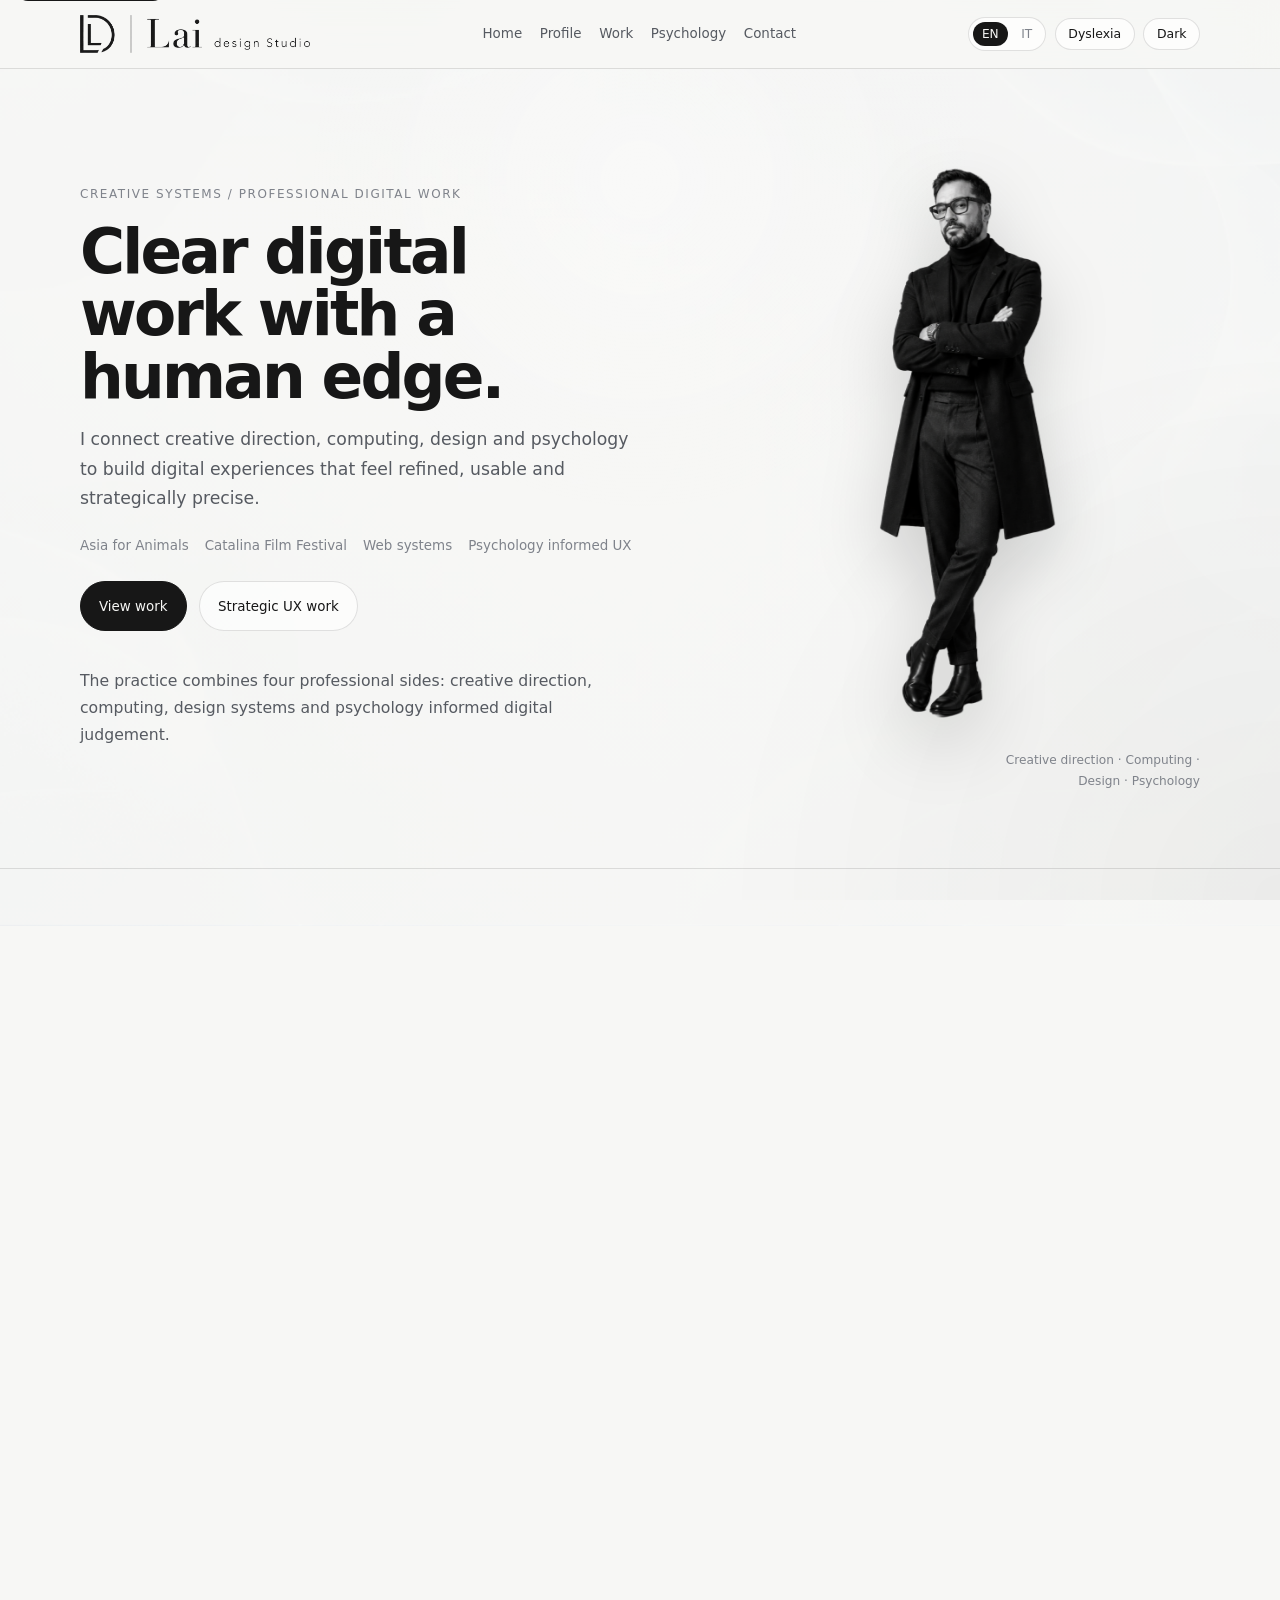
<file: index.html>
<!DOCTYPE html>

<html data-theme="light" lang="en">
<head>
  <meta name="viewport" content="width=device-width, initial-scale=1, viewport-fit=cover">
<title>Lai Design Studio | Digital Direction, UI UX, Code and Psychology</title>
  <meta name="description" content="Lai Design Studio by Samuele Lai creates refined digital systems across UI UX, custom coded websites, editorial design, film festival projects and psychology informed research.">
  <meta name="author" content="Samuele Lai">
  <link rel="canonical" href="https://laidesign.studio/">
  <meta name="robots" content="index, follow, max-image-preview:large">
  <meta name="theme-color" content="#0d0d0e" media="(prefers-color-scheme: dark)">
  <meta name="theme-color" content="#f7f7f5" media="(prefers-color-scheme: light)">
  <meta property="og:site_name" content="Lai Design Studio">
  <meta property="og:type" content="website">
  <meta property="og:title" content="Lai Design Studio | Digital Direction, UI UX, Code and Psychology">
  <meta property="og:description" content="Lai Design Studio by Samuele Lai creates refined digital systems across UI UX, custom coded websites, editorial design, film festival projects and psychology informed research.">
  <meta property="og:url" content="https://laidesign.studio/">
  <meta property="og:image" content="https://laidesign.studio/assets/img/og-home.png">
  <meta property="og:image:width" content="1200">
  <meta property="og:image:height" content="630">
  <meta property="og:locale" content="en_GB">
  <meta property="og:locale:alternate" content="it_IT">
  <meta name="twitter:card" content="summary_large_image">
  <meta name="twitter:title" content="Lai Design Studio | Digital Direction, UI UX, Code and Psychology">
  <meta name="twitter:description" content="Lai Design Studio by Samuele Lai creates refined digital systems across UI UX, custom coded websites, editorial design, film festival projects and psychology informed research.">
  <meta name="twitter:image" content="https://laidesign.studio/assets/img/og-home.png">
  <script type="application/ld+json">{"@context":"https://schema.org","@graph":[{"@type":"Person","@id":"https://laidesign.studio/#samuele-lai","name":"Samuele Lai","url":"https://laidesign.studio","email":"samuelelai@laidesign.studio","jobTitle":"Digital designer, UI UX practitioner and psychology informed researcher","worksFor":{"@id":"https://laidesign.studio/#organization"},"knowsAbout":["UI and UX","Custom coded websites","Design systems","Digital strategy","Psychology informed design","Animation film judging","Film festival digital systems"]},{"@type":"Organization","@id":"https://laidesign.studio/#organization","name":"Lai Design Studio","url":"https://laidesign.studio","email":"samuelelai@laidesign.studio","logo":"https://laidesign.studio/assets/img/lai-design-logo.png","founder":{"@id":"https://laidesign.studio/#samuele-lai"}},{"@type":"WebSite","@id":"https://laidesign.studio/#website","name":"Lai Design Studio","url":"https://laidesign.studio","inLanguage":["en","it"],"publisher":{"@id":"https://laidesign.studio/#organization"}},{"@type":"WebPage","@id":"https://laidesign.studio/#webpage","url":"https://laidesign.studio/","name":"Lai Design Studio | Digital Direction, UI UX, Code and Psychology","description":"Lai Design Studio by Samuele Lai creates refined digital systems across UI UX, custom coded websites, editorial design, film festival projects and psychology informed research.","isPartOf":{"@id":"https://laidesign.studio/#website"},"image":"https://laidesign.studio/assets/img/og-home.png","inLanguage":["en","it"]}]}</script>
<meta charset="utf-8"/>
<meta content="Samuele Lai" name="author"/>
<meta content="website" property="og:type"/>
<meta content="assets/img/og image.svg" property="og:image"/>
<link href="assets/img/mark.svg" rel="icon" type="image/svg+xml"/>
<link href="manifest.webmanifest" rel="manifest"/>
<link href="assets/css/styles.css?v=mobile-hamburger-no-gold-2" rel="stylesheet"/>
<script defer="" src="assets/js/main.js?v=mobile-hamburger-no-gold-2"></script>
<meta content="Professional website for Samuele Lai: UI/UX, creative direction, computing, design systems and psychology informed digital work." name="description"/>
<meta content="Samuele Lai: Creative Systems, Computing, Design &amp; Psychology" property="og:title"/>
<meta content="Professional website for Samuele Lai: UI/UX, creative direction, computing, design systems and psychology informed digital work." property="og:description"/>
<style id="sl-simple-mobile-menu-css">
.sl-mobile-menu-trigger{display:none}.sl-mobile-menu{display:none}
@media (max-width:980px){
  .navbar{grid-template-columns:minmax(0,1fr) auto!important}
  .nav-links{display:none!important}
  .nav-actions .lang-switch,.nav-actions [data-dyslexia-toggle],.nav-actions [data-theme-toggle]{display:none!important}
  .sl-mobile-menu-trigger{display:inline-flex!important;align-items:center;justify-content:center;min-width:4.9rem;min-height:2.8rem;border:1px solid var(--line);border-radius:999px;background:color-mix(in srgb,var(--bg) 74%,transparent);color:var(--text);font:inherit;font-size:.9rem;line-height:1;cursor:pointer;-webkit-tap-highlight-color:transparent}
  body.sl-menu-open{overflow:hidden!important}
  .sl-mobile-menu{position:fixed;inset:0;z-index:999999;display:none;background:linear-gradient(90deg,color-mix(in srgb,var(--bg) 82%,transparent) 0%,color-mix(in srgb,var(--bg) 97%,transparent) 42%,var(--bg) 100%),radial-gradient(circle at 80% 10%,rgba(200,168,110,.14),transparent 28rem),var(--bg);color:var(--text);overflow-y:auto;overscroll-behavior:contain;opacity:0;transform:translateX(1.5rem);transition:opacity .2s ease,transform .2s ease}
  .sl-mobile-menu.is-open{display:block!important;opacity:1;transform:translateX(0)}
  .sl-mobile-menu-panel{min-height:100dvh;display:grid;grid-template-rows:auto 1fr auto;padding:1.1rem 1.2rem 2rem;gap:2.2rem}
  .sl-mobile-menu-top{display:flex;align-items:center;justify-content:space-between;gap:1rem}
  .sl-mobile-menu-logo{width:min(150px,42vw);height:auto}
  .sl-mobile-menu-close{width:3.6rem;height:3.6rem;border:0;border-radius:999px;background:var(--surface);color:#050505;font-size:2.2rem;line-height:1;cursor:pointer;-webkit-tap-highlight-color:transparent}
  .sl-mobile-menu-links{display:grid;align-content:center;gap:0;border-top:1px solid var(--line)}
  .sl-mobile-menu-link{display:flex;align-items:center;justify-content:space-between;gap:1rem;padding:1.1rem 0;border-bottom:1px solid var(--line);color:var(--text);text-decoration:none;text-transform:uppercase;letter-spacing:.18em;font-size:clamp(1.25rem,6.5vw,2.1rem);font-weight:700}
  .sl-mobile-menu-link span:last-child{color:var(--muted);font-size:1.5rem;letter-spacing:0}
  .sl-mobile-menu-bottom{display:grid;gap:1.2rem;border-top:1px solid var(--line);padding-top:1.2rem}
  .sl-mobile-menu-label{margin:0 0 .6rem;color:var(--muted);text-transform:uppercase;letter-spacing:.17em;font-size:.7rem}
  .sl-mobile-menu-controls{display:grid;grid-template-columns:1fr 1fr;gap:.65rem}
  .sl-mobile-menu-control{min-height:3.15rem;border:1px solid var(--line);border-radius:999px;background:var(--surface);color:var(--text);font:inherit;font-size:.9rem;cursor:pointer;-webkit-tap-highlight-color:transparent}
  .sl-mobile-menu-control.is-active{background:var(--text);color:var(--bg);border-color:var(--text)}
}
@media (max-width:430px){
  .sl-mobile-menu-panel{padding-inline:1rem}
  .sl-mobile-menu-controls{grid-template-columns:1fr}
  .sl-mobile-menu-link{font-size:clamp(1.1rem,6vw,1.65rem)}
}
</style>
<style id="sl-mobile-hamburger-no-gold-css">
@media (max-width:980px){
  .sl-mobile-menu-trigger{
    width:3.05rem!important;
    min-width:3.05rem!important;
    height:3.05rem!important;
    min-height:3.05rem!important;
    padding:0!important;
    border:1px solid var(--line)!important;
    border-radius:999px!important;
    background:color-mix(in srgb,var(--bg) 78%,transparent)!important;
    color:var(--text)!important;
  }

  .hamburger-lines{
    width:1.12rem;
    height:.82rem;
    display:grid;
    align-content:space-between;
  }

  .hamburger-lines span{
    display:block;
    width:100%;
    height:1.5px;
    border-radius:999px;
    background:currentColor;
    transform-origin:center;
    transition:transform .18s ease,opacity .18s ease;
  }

  body.sl-menu-open .hamburger-lines span:nth-child(1){
    transform:translateY(.34rem) rotate(45deg);
  }

  body.sl-menu-open .hamburger-lines span:nth-child(2){
    opacity:0;
  }

  body.sl-menu-open .hamburger-lines span:nth-child(3){
    transform:translateY(-.34rem) rotate(-45deg);
  }

  .sl-mobile-menu{
    background:
      linear-gradient(90deg,color-mix(in srgb,var(--bg) 86%,transparent) 0%,color-mix(in srgb,var(--bg) 98%,transparent) 45%,var(--bg) 100%),
      radial-gradient(circle at 82% 12%,color-mix(in srgb,var(--text) 7%,transparent),transparent 28rem),
      var(--bg)!important;
  }

  .sl-mobile-menu-close{
    border:1px solid var(--line)!important;
    background:var(--surface)!important;
    color:var(--text)!important;
    box-shadow:none!important;
  }

  .sl-mobile-menu-link span:last-child{
    color:var(--muted)!important;
  }

  .sl-mobile-menu-control.is-active{
    background:var(--text)!important;
    color:var(--bg)!important;
    border-color:var(--text)!important;
  }

  .sl-mobile-menu-control{
    background:var(--surface)!important;
    color:var(--text)!important;
  }

  a:focus-visible,
  button:focus-visible{
    outline:2px solid currentColor!important;
    outline-offset:3px!important;
  }
}

@media (max-width:430px){
  .sl-mobile-menu-top{padding-top:.35rem;}
  .sl-mobile-menu-trigger{
    width:2.9rem!important;
    min-width:2.9rem!important;
    height:2.9rem!important;
    min-height:2.9rem!important;
  }
}
</style>
</head>
<body>
<a class="skip-link" href="#main">Skip to content</a>
<div class="site-shell">
<header class="header">
  <div class="container navbar">
    <a aria-label="Lai Design Studio home" class="brand" href="index.html">
      <picture>
        <source srcset="assets/img/lai-design-logo.webp" type="image/webp">
        <img alt="Lai Design Studio" class="brand-logo" src="assets/img/lai-design-logo.png" decoding="async" width="900" height="147">
      </picture>
    </a>

    <nav aria-label="Primary navigation" class="nav-links">
      <a data-i18n="nav.home" href="index.html">Home</a>
      <a data-i18n="nav.profile" href="profile.html">Profile</a>
      <a data-i18n="nav.work" href="work.html">Work</a>
      <a data-i18n="nav.psychology" href="psychology.html">Psychology</a>
      <a data-i18n="nav.contact" href="contact.html">Contact</a>
    </nav>

    <div class="nav-actions">
      <div aria-label="Language selector" class="lang-switch">
        <button aria-pressed="true" data-lang="en" type="button">EN</button>
        <button aria-pressed="false" data-lang="it" type="button">IT</button>
      </div>
      <button aria-label="Toggle dyslexia-friendly reading mode" aria-pressed="false" class="icon-button" data-dyslexia-toggle="" data-i18n="ui.dyslexia" type="button">Dyslexia</button>
      <button aria-label="Switch colour theme" class="icon-button" data-i18n="ui.dark" data-theme-toggle="" type="button">Dark</button>
      <button class="sl-mobile-menu-trigger" data-sl-menu-open type="button" aria-controls="slMobileMenu" aria-expanded="false" aria-label="Open mobile menu">
  <span class="hamburger-lines" aria-hidden="true">
    <span></span>
    <span></span>
    <span></span>
  </span>
</button>
    </div>
  </div>
</header>
<div class="sl-mobile-menu" id="slMobileMenu" data-sl-mobile-menu aria-hidden="true" role="dialog" aria-modal="true" aria-label="Mobile menu">
  <div class="sl-mobile-menu-panel">
    <div class="sl-mobile-menu-top">
      <img class="sl-mobile-menu-logo" src="assets/img/lai-design-logo.png" alt="Lai Design Studio">
      <button class="sl-mobile-menu-close" data-sl-menu-close type="button" aria-label="Close menu">×</button>
    </div>

    <nav class="sl-mobile-menu-links" aria-label="Mobile navigation">
      <a class="sl-mobile-menu-link" data-sl-close-link href="index.html"><span data-i18n="nav.home">Home</span><span>+</span></a>
      <a class="sl-mobile-menu-link" data-sl-close-link href="profile.html"><span data-i18n="nav.profile">Profile</span><span>+</span></a>
      <a class="sl-mobile-menu-link" data-sl-close-link href="work.html"><span data-i18n="nav.work">Work</span><span>+</span></a>
      <a class="sl-mobile-menu-link" data-sl-close-link href="psychology.html"><span data-i18n="nav.psychology">Psychology</span><span>+</span></a>
      <a class="sl-mobile-menu-link" data-sl-close-link href="contact.html"><span data-i18n="nav.contact">Contact</span><span>+</span></a>
    </nav>

    <div class="sl-mobile-menu-bottom">
      <div>
        <p class="sl-mobile-menu-label">Language</p>
        <div class="sl-mobile-menu-controls">
          <button class="sl-mobile-menu-control" data-sl-lang="en" type="button">EN</button>
          <button class="sl-mobile-menu-control" data-sl-lang="it" type="button">IT</button>
        </div>
      </div>
      <div>
        <p class="sl-mobile-menu-label">Preferences</p>
        <div class="sl-mobile-menu-controls">
          <button class="sl-mobile-menu-control" data-sl-theme type="button">Dark</button>
          <button class="sl-mobile-menu-control" data-sl-dyslexia type="button">Dyslexia</button>
        </div>
      </div>
    </div>
  </div>
</div>
<main class="page-main" id="main">
<section class="hero">
<div class="container hero-grid">
<div class="hero-copy reveal">
<p class="kicker"><span data-i18n="home.kicker">Digital direction and research led design</span></p>
<h1><span data-i18n="home.title">Digital systems with visual clarity and human judgement.</span></h1>
<p class="lead"><span data-i18n="home.lead">I build and direct digital work across UI and UX, code, visual systems, editorial projects and psychology informed analysis.</span></p>
<div class="hero-metadata">
<span><span data-i18n="home.meta1">Asia for Animals</span></span>
<span><span data-i18n="home.meta2">Catalina Film Festival</span></span>
<span><span data-i18n="home.meta3">Web systems</span></span>
<span><span data-i18n="home.meta4">Psychology informed UX</span></span>
</div>
<div class="hero-actions">
<a class="button" href="work.html"><span data-i18n="home.ctaWork">View work</span></a>
<a class="button secondary" href="work.html#strategic-ux"><span data-i18n="home.ctaAfa">Strategic UX work</span></a>
</div>
<p class="editorial-note"><span data-i18n="home.note">The practice is built around four connected capabilities: UI and UX, computing, design systems and psychology informed judgement.</span></p>
</div>
<div aria-label="Portrait of Samuele Lai" class="cutout-stage hero-cutout reveal">
<picture>
<source srcset="assets/img/persona-crossed.webp" type="image/webp"/>
<img alt="Black and white cutout portrait of Samuele Lai standing with arms crossed." class="cutout-img" src="assets/img/persona-crossed.png"/ decoding="async" width="1024" height="1536">
</picture>
<div class="cutout-note"><span data-i18n="home.portraitNote">Creative direction · Computing · Design · Psychology</span></div>
</div>
</div>
</section>
<section class="section section-line consultancy-section">
  <div class="container home-capabilities consultancy-capabilities">
    <div class="section-head reveal">
      <p class="kicker"><span data-i18n="home.four.kicker">Practice framework</span></p>
      <h2><span data-i18n="home.four.title">A studio practice built around strategy, systems and judgement.</span></h2>
      <p><span data-i18n="home.four.text">I do not separate design from implementation or research from delivery. Each engagement is shaped through four capabilities that turn complexity into a clear digital outcome.</span></p>
    </div>

    <div class="capability-list consultancy-list stagger">
      <a class="capability-item consultancy-item reveal" href="work.html#strategic-ux">
        <span class="capability-number"><span data-i18n="home.cap1.label">01 / Strategic UX</span></span>
        <div>
          <h3><span data-i18n="home.cap1.title">Strategic UX systems</span></h3>
          <p><span data-i18n="home.cap1.text">Mission clarity, journey architecture and design system thinking for organisations with complex audiences.</span></p>
        </div>
        <span class="capability-arrow" aria-hidden="true">→</span>
      </a>

      <a class="capability-item consultancy-item reveal" href="work.html#computing">
        <span class="capability-number"><span data-i18n="home.cap2.label">02 / Technical delivery</span></span>
        <div>
          <h3><span data-i18n="home.cap2.title">Custom coded websites</span></h3>
          <p><span data-i18n="home.cap2.text">Lean front end systems, responsive interfaces and build structures designed for control, speed and maintainability.</span></p>
        </div>
        <span class="capability-arrow" aria-hidden="true">→</span>
      </a>

      <a class="capability-item consultancy-item reveal" href="work.html#design">
        <span class="capability-number"><span data-i18n="home.cap3.label">03 / Visual systems</span></span>
        <div>
          <h3><span data-i18n="home.cap3.title">Identity and editorial direction</span></h3>
          <p><span data-i18n="home.cap3.text">Typography, hierarchy, imagery and interface rules that make organisations feel coherent, premium and credible.</span></p>
        </div>
        <span class="capability-arrow" aria-hidden="true">→</span>
      </a>

      <a class="capability-item consultancy-item reveal" href="psychology.html">
        <span class="capability-number"><span data-i18n="home.cap4.label">04 / Research judgement</span></span>
        <div>
          <h3><span data-i18n="home.cap4.title">Psychology, media and attention</span></h3>
          <p><span data-i18n="home.cap4.text">Analysis of attention, audience interpretation and animation evaluation used to make digital decisions more precise.</span></p>
        </div>
        <span class="capability-arrow" aria-hidden="true">→</span>
      </a>
    </div>
  </div>
</section>
<section class="section section-line">
<div class="container work-atmosphere">
<div class="work-atmosphere-media reveal">
<picture>
<source srcset="assets/img/samuele-working.webp" type="image/webp"/>
<img alt="Samuele Lai working at a desk on the Catalina Film Festival website." loading="lazy" src="assets/img/samuele-working.png"/ decoding="async" width="1402" height="1122">
</picture>
</div>
<div class="work-atmosphere-copy reveal">
<p class="kicker"><span data-i18n="home.working.kicker">Working environment</span></p>
<h2><span data-i18n="home.working.title">Design decisions happen inside the system, not around it.</span></h2>
<p><span data-i18n="home.working.text">The work is practical: testing structure, reading the interface as a user, refining content routes and reducing the number of things that can distract or break.</span></p>
<div class="inline-actions">
<a class="button ghost" href="case-study-catalina.html"><span data-i18n="home.working.cta">View Catalina case</span></a>
</div>
</div>
</div>
</section>
<section class="section section-line">
<div class="container identity-strip">
<div class="section-head reveal">
<p class="kicker" data-i18n="home.identity.kicker">Professional identity</p>
<h2 data-i18n="home.identity.title">Design, code, film judgement and research sit in the same practice.</h2>
<p data-i18n="home.identity.text">The site now reflects the work more accurately: digital products, editorial systems, festival projects, animation evaluation and a research baseline on attention and media design.</p>
</div>
<div class="identity-list reveal">
<div class="identity-row">
<span data-i18n="home.identity1.label">Judge</span>
<div>
<h3 data-i18n="home.identity1.title">Script and animation film judging</h3>
<p data-i18n="home.identity1.text">I judge scripts and animated films for Catalina Film Festival, reading story, rhythm, visual craft, audience clarity and emotional coherence as evaluative systems.</p>
</div>
</div>
<div class="identity-row">
<span data-i18n="home.identity2.label">Research</span>
<div>
<h3 data-i18n="home.identity2.title">Children’s animation and attention</h3>
<p data-i18n="home.identity2.text">My research baseline studies how audiovisual stimulation, platform expectations, viewing context and genre shape children’s attention.</p>
</div>
</div>
<div class="identity-row">
<span data-i18n="home.identity3.label">Build</span>
<div>
<h3 data-i18n="home.identity3.title">Digital systems in code</h3>
<p data-i18n="home.identity3.text">The Catalina work now includes a new full code website build, extending the project from visual direction into technical ownership.</p>
</div>
</div>
</div>
</div>
</section>
<section class="section section-line">
<div class="container">
<div class="section-head reveal">
<div>
<p class="kicker"><span data-i18n="home.featured.kicker">Featured work</span></p>
<h2><span data-i18n="home.featured.title">Case studies with different strengths.</span></h2>
</div>
<p><span data-i18n="home.featured.text">AFA demonstrates UI/UX, no code development, user journey mapping and design systems. Catalina demonstrates creative direction, design systems, mobile UX, a full code rebuild, an editorial magazine and verified traffic recovery.</span></p>
</div>
<div class="row-list">
<article class="row-item reveal">
<div class="row-label">AFA</div>
<div class="row-content">
<h3><span data-i18n="home.afa.title">Asia for Animals: donation focused digital platform</span></h3>
<p><span data-i18n="home.afa.text">A visually arresting and culturally fluent platform designed to clarify the coalition’s mission, simplify navigation and support donor action.</span></p>
<div class="tags"><span class="tag">UI/UX</span><span class="tag">No code development</span><span class="tag">Design system</span></div>
</div>
<a class="row-link" href="case-study-afa.html"><span data-i18n="home.openCase">Open case</span></a>
</article>
<article class="row-item reveal">
<div class="row-label">Catalina</div>
<div class="row-content">
<h3><span data-i18n="home.catalina.title">Catalina Film Festival: creative web direction</span></h3>
<p><span data-i18n="home.catalina.text">A cinematic digital direction combining verified traffic recovery, a new full code website build and a premium editorial magazine.</span></p>
<div class="tags"><span class="tag">Creative direction</span><span class="tag">Festival</span><span class="tag">Editorial UX</span></div>
</div>
<a class="row-link" href="case-study-catalina.html">Open case</a>
</article>
</div>
</div>
</section>
<section class="section section-line">
<div class="container editorial-grid">
<div class="editorial-panel reveal">
<p class="kicker"><span data-i18n="home.style.kicker">Working style</span></p>
<h3><span data-i18n="home.style.title">Beautiful, but not decorative.</span></h3>
<p><span data-i18n="home.style.text">The work uses visual identity, systems thinking and psychological judgement to reduce friction and make digital experiences more persuasive.</span></p>
<div class="inline-actions"><a class="button ghost" href="profile.html"><span data-i18n="home.profileCta">Read profile</span></a></div>
</div>
<div class="editorial-panel reveal">
<p class="kicker">Contact</p>
<h3><span data-i18n="home.contact.title">For focused project conversations.</span></h3>
<p><span data-i18n="home.contact.text">Contact me for UI/UX, digital direction, web systems, creative site concepts, professional identity or psychology informed analysis.</span></p>
<a class="email-link" href="mailto:samuelelai@laidesign.studio">samuelelai@laidesign.studio</a>
<div class="contact-actions"><button class="button secondary" data-copy-email="" type="button"><span data-i18n="home.copy">Copy email</span></button></div>
</div>
</div>
</section>
</main>
<footer class="footer">
<div class="container footer-grid">
<div>
<strong>Samuele Lai</strong>
<p><span data-i18n="home.portraitNote">Creative direction · Computing · Design · Psychology</span></p>
</div>
<div class="footer-links">
<a data-i18n="nav.work" href="work.html">Work</a>
<a data-i18n="nav.psychology" href="psychology.html">Psychology</a>
<a data-i18n="nav.contact" href="contact.html">Contact</a>
<a href="privacy.html">Privacy</a>
<a href="mailto:samuelelai@laidesign.studio">Email</a>
</div>
</div>
</footer>
</div>
<script id="sl-simple-mobile-menu-js">
(function(){function ready(fn){if(document.readyState==="loading")document.addEventListener("DOMContentLoaded",fn);else fn();}
ready(function(){
  var root=document.documentElement,body=document.body;
  var openButton=document.querySelector("[data-sl-menu-open]");
  var menu=document.querySelector("[data-sl-mobile-menu]");
  var closeButton=document.querySelector("[data-sl-menu-close]");
  if(!openButton||!menu||!closeButton)return;
  var firstLink=menu.querySelector("a");
  function currentLang(){var saved=localStorage.getItem("site-lang");if(saved==="it"||saved==="en")return saved;return document.documentElement.lang==="it"?"it":"en";}
  function openMenu(){menu.classList.add("is-open");body.classList.add("sl-menu-open");menu.setAttribute("aria-hidden","false");openButton.setAttribute("aria-expanded","true");setTimeout(function(){if(firstLink)firstLink.focus({preventScroll:true});},60);}
  function closeMenu(){menu.classList.remove("is-open");body.classList.remove("sl-menu-open");menu.setAttribute("aria-hidden","true");openButton.setAttribute("aria-expanded","false");}
  function syncControls(){var lang=currentLang();var isDark=root.getAttribute("data-theme")==="dark";var isDyslexia=body.classList.contains("dyslexia-mode");
    menu.querySelectorAll("[data-sl-lang]").forEach(function(button){button.classList.toggle("is-active",button.getAttribute("data-sl-lang")===lang);});
    menu.querySelectorAll("[data-sl-theme]").forEach(function(button){button.textContent=isDark?(lang==="it"?"Chiaro":"Light"):(lang==="it"?"Scuro":"Dark");button.classList.toggle("is-active",isDark);});
    menu.querySelectorAll("[data-sl-dyslexia]").forEach(function(button){button.textContent="Dyslexia";button.classList.toggle("is-active",isDyslexia);});
  }
  openButton.addEventListener("click",function(event){event.preventDefault();openMenu();});
  closeButton.addEventListener("click",function(event){event.preventDefault();closeMenu();});
  menu.addEventListener("click",function(event){if(event.target===menu)closeMenu();});
  menu.querySelectorAll("[data-sl-close-link]").forEach(function(link){link.addEventListener("click",closeMenu);});
  document.addEventListener("keydown",function(event){if(event.key==="Escape")closeMenu();});
  menu.querySelectorAll("[data-sl-lang]").forEach(function(button){button.addEventListener("click",function(){var lang=button.getAttribute("data-sl-lang");localStorage.setItem("site-lang",lang);if(typeof window.applySiteLanguage==="function"){window.applySiteLanguage(lang);}else{document.documentElement.lang=lang;}syncControls();});});
  menu.querySelectorAll("[data-sl-theme]").forEach(function(button){button.addEventListener("click",function(){var next=root.getAttribute("data-theme")==="dark"?"light":"dark";root.setAttribute("data-theme",next);localStorage.setItem("site-theme",next);syncControls();});});
  menu.querySelectorAll("[data-sl-dyslexia]").forEach(function(button){button.addEventListener("click",function(){var active=body.classList.toggle("dyslexia-mode");localStorage.setItem("site-dyslexia",String(active));syncControls();});});
  window.addEventListener("storage",syncControls);syncControls();
});})();
</script>
</body>
</html>
</file>
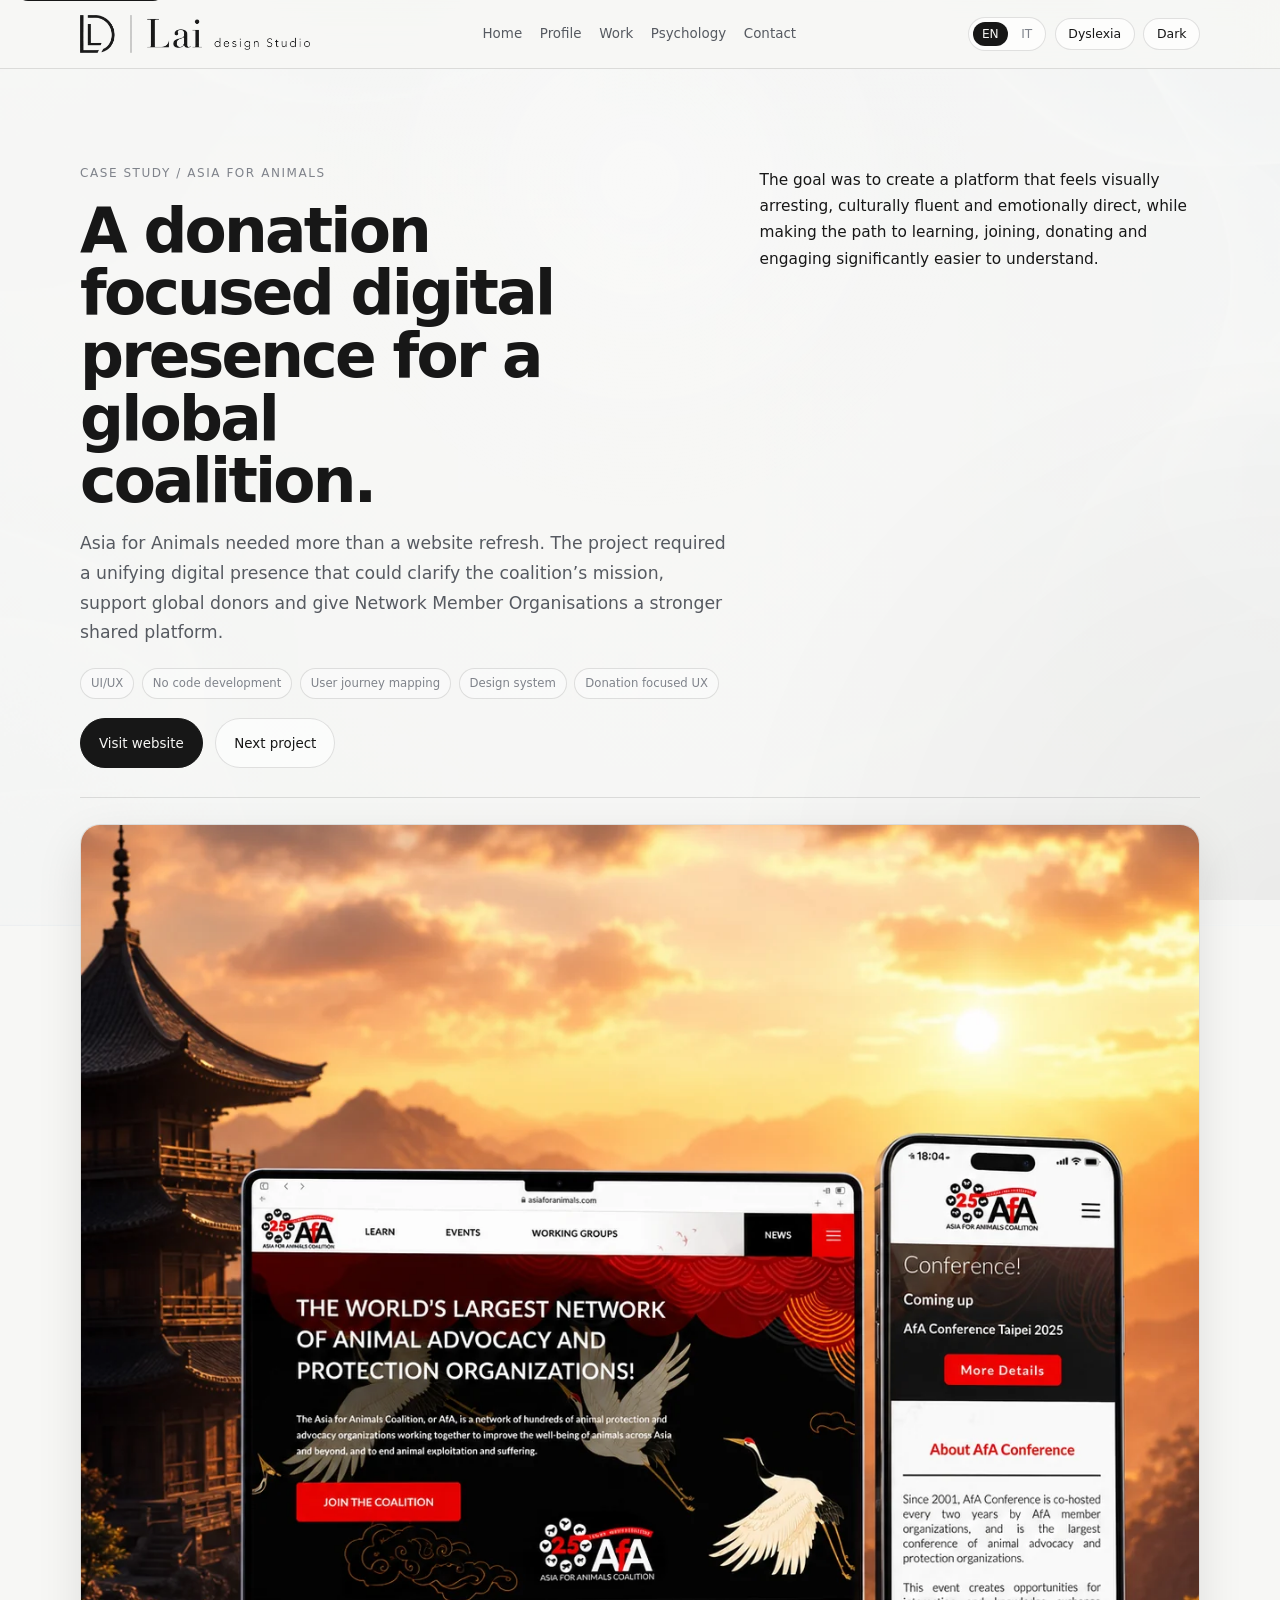
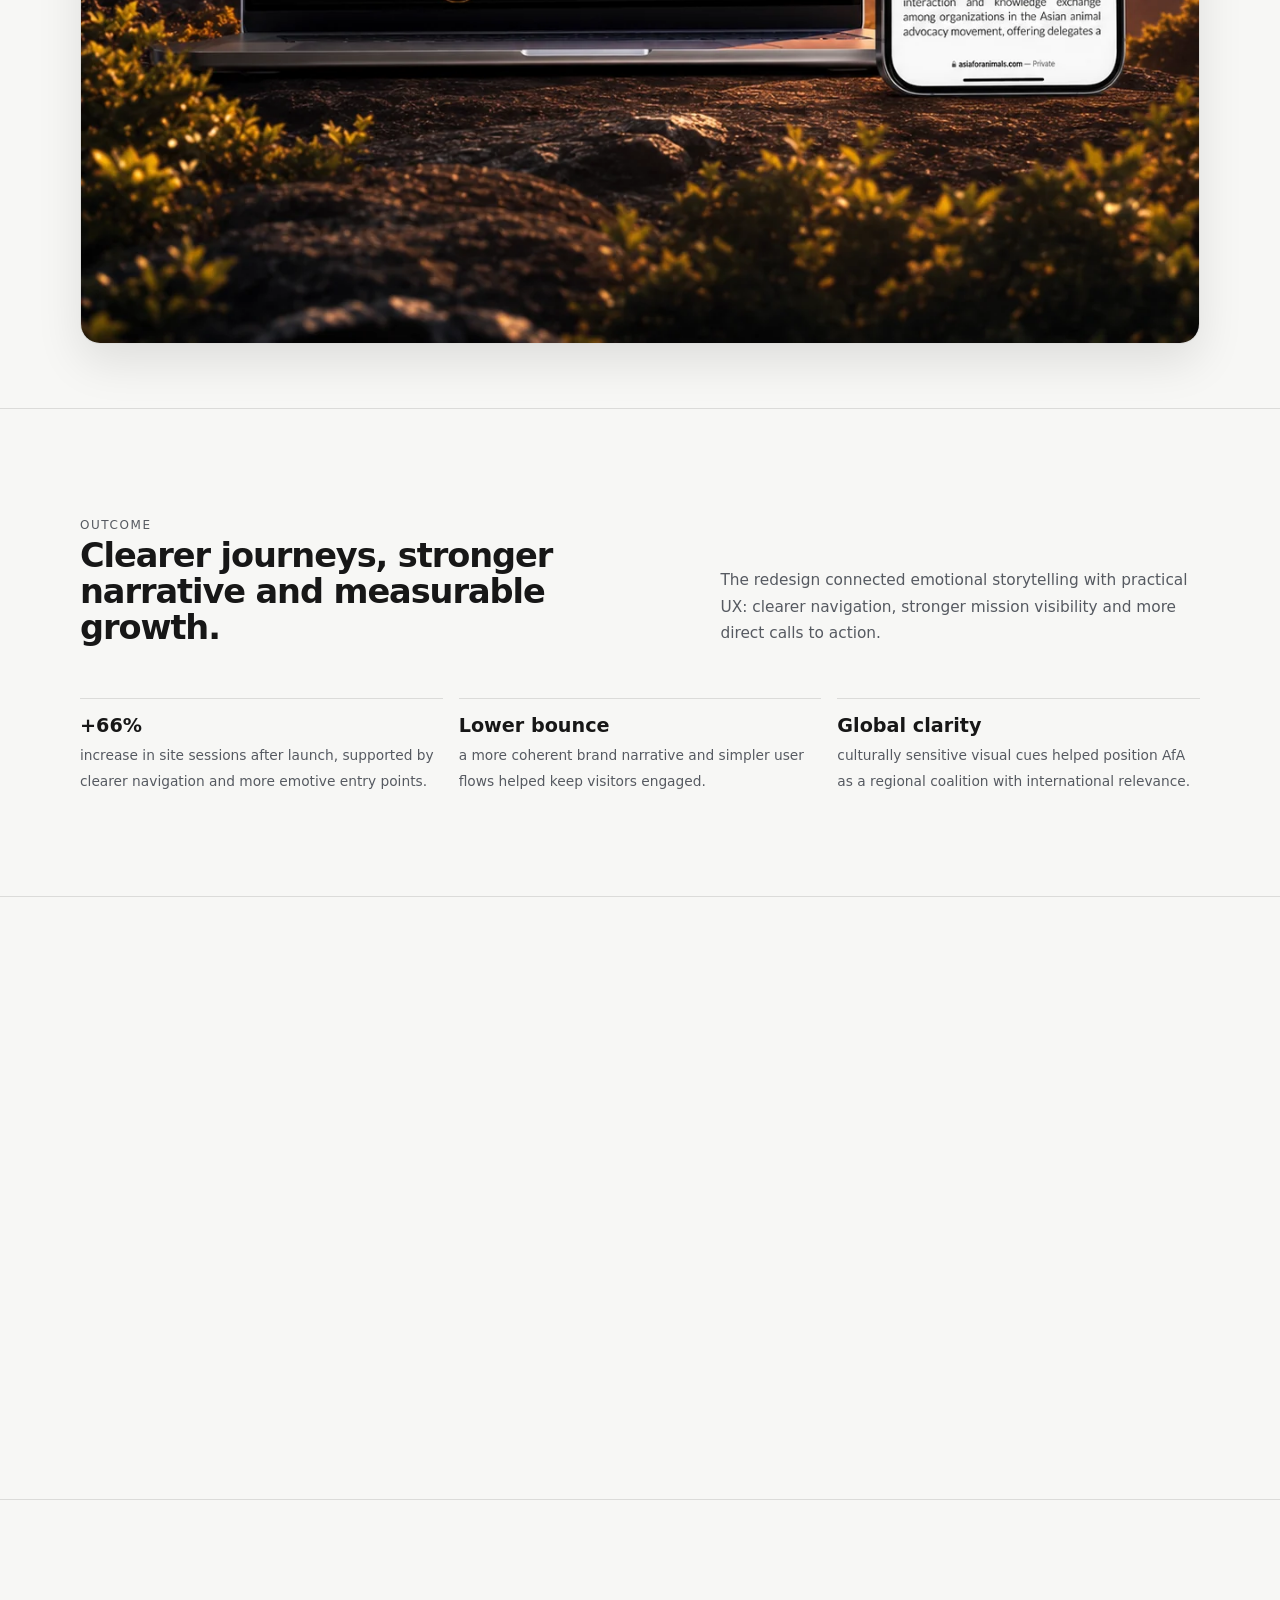
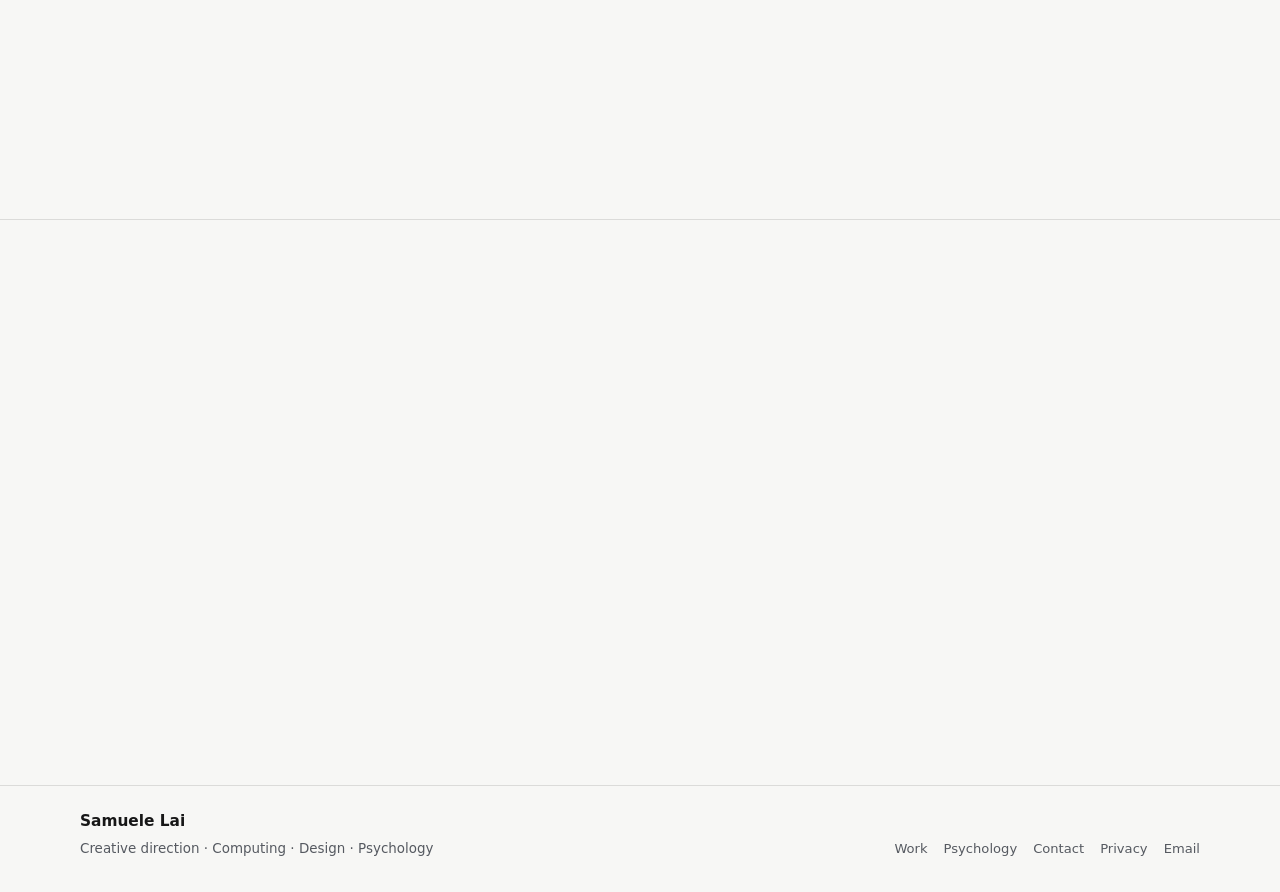
<file: case-study-afa.html>
<!DOCTYPE html>

<html data-theme="light" lang="en">
<head>
  <meta name="viewport" content="width=device-width, initial-scale=1, viewport-fit=cover">
<title>Asia for Animals Case Study | UI UX and No Code Platform</title>
  <meta name="description" content="Asia for Animals case study by Lai Design Studio, covering donation focused UX, user journey mapping, design system, no code development and measurable growth.">
  <meta name="author" content="Samuele Lai">
  <link rel="canonical" href="https://laidesign.studio/case-study-afa.html">
  <meta name="robots" content="index, follow, max-image-preview:large">
  <meta name="theme-color" content="#0d0d0e" media="(prefers-color-scheme: dark)">
  <meta name="theme-color" content="#f7f7f5" media="(prefers-color-scheme: light)">
  <meta property="og:site_name" content="Lai Design Studio">
  <meta property="og:type" content="article">
  <meta property="og:title" content="Asia for Animals Case Study | UI UX and No Code Platform">
  <meta property="og:description" content="Asia for Animals case study by Lai Design Studio, covering donation focused UX, user journey mapping, design system, no code development and measurable growth.">
  <meta property="og:url" content="https://laidesign.studio/case-study-afa.html">
  <meta property="og:image" content="https://laidesign.studio/assets/img/afa-hero-mockup.png">
  <meta property="og:image:width" content="1200">
  <meta property="og:image:height" content="630">
  <meta property="og:locale" content="en_GB">
  <meta property="og:locale:alternate" content="it_IT">
  <meta name="twitter:card" content="summary_large_image">
  <meta name="twitter:title" content="Asia for Animals Case Study | UI UX and No Code Platform">
  <meta name="twitter:description" content="Asia for Animals case study by Lai Design Studio, covering donation focused UX, user journey mapping, design system, no code development and measurable growth.">
  <meta name="twitter:image" content="https://laidesign.studio/assets/img/afa-hero-mockup.png">
  <script type="application/ld+json">{"@context":"https://schema.org","@graph":[{"@type":"Person","@id":"https://laidesign.studio/#samuele-lai","name":"Samuele Lai","url":"https://laidesign.studio","email":"samuelelai@laidesign.studio","jobTitle":"Digital designer, UI UX practitioner and psychology informed researcher","worksFor":{"@id":"https://laidesign.studio/#organization"},"knowsAbout":["UI and UX","Custom coded websites","Design systems","Digital strategy","Psychology informed design","Animation film judging","Film festival digital systems"]},{"@type":"Organization","@id":"https://laidesign.studio/#organization","name":"Lai Design Studio","url":"https://laidesign.studio","email":"samuelelai@laidesign.studio","logo":"https://laidesign.studio/assets/img/lai-design-logo.png","founder":{"@id":"https://laidesign.studio/#samuele-lai"}},{"@type":"WebSite","@id":"https://laidesign.studio/#website","name":"Lai Design Studio","url":"https://laidesign.studio","inLanguage":["en","it"],"publisher":{"@id":"https://laidesign.studio/#organization"}},{"@type":"Article","@id":"https://laidesign.studio/case-study-afa.html#webpage","url":"https://laidesign.studio/case-study-afa.html","name":"Asia for Animals Case Study | UI UX and No Code Platform","description":"Asia for Animals case study by Lai Design Studio, covering donation focused UX, user journey mapping, design system, no code development and measurable growth.","isPartOf":{"@id":"https://laidesign.studio/#website"},"image":"https://laidesign.studio/assets/img/afa-hero-mockup.png","inLanguage":["en","it"]}]}</script>
<meta charset="utf-8"/>
<meta content="Samuele Lai" name="author"/>
<meta content="website" property="og:type"/>
<meta content="assets/img/og image.svg" property="og:image"/>
<link href="assets/img/mark.svg" rel="icon" type="image/svg+xml"/>
<link href="manifest.webmanifest" rel="manifest"/>
<link href="assets/css/styles.css?v=mobile-hamburger-no-gold-2" rel="stylesheet"/>
<script defer="" src="assets/js/main.js?v=mobile-hamburger-no-gold-2"></script>
<meta content="Asia for Animals case study by Samuele Lai: UI/UX, no code development, design system and donation focused digital strategy." name="description"/>
<meta content="Asia for Animals: Case Study" property="og:title"/>
<meta content="Asia for Animals case study by Samuele Lai: UI/UX, no code development, design system and donation focused digital strategy." property="og:description"/>
<style id="sl-simple-mobile-menu-css">
.sl-mobile-menu-trigger{display:none}.sl-mobile-menu{display:none}
@media (max-width:980px){
  .navbar{grid-template-columns:minmax(0,1fr) auto!important}
  .nav-links{display:none!important}
  .nav-actions .lang-switch,.nav-actions [data-dyslexia-toggle],.nav-actions [data-theme-toggle]{display:none!important}
  .sl-mobile-menu-trigger{display:inline-flex!important;align-items:center;justify-content:center;min-width:4.9rem;min-height:2.8rem;border:1px solid var(--line);border-radius:999px;background:color-mix(in srgb,var(--bg) 74%,transparent);color:var(--text);font:inherit;font-size:.9rem;line-height:1;cursor:pointer;-webkit-tap-highlight-color:transparent}
  body.sl-menu-open{overflow:hidden!important}
  .sl-mobile-menu{position:fixed;inset:0;z-index:999999;display:none;background:linear-gradient(90deg,color-mix(in srgb,var(--bg) 82%,transparent) 0%,color-mix(in srgb,var(--bg) 97%,transparent) 42%,var(--bg) 100%),radial-gradient(circle at 80% 10%,rgba(200,168,110,.14),transparent 28rem),var(--bg);color:var(--text);overflow-y:auto;overscroll-behavior:contain;opacity:0;transform:translateX(1.5rem);transition:opacity .2s ease,transform .2s ease}
  .sl-mobile-menu.is-open{display:block!important;opacity:1;transform:translateX(0)}
  .sl-mobile-menu-panel{min-height:100dvh;display:grid;grid-template-rows:auto 1fr auto;padding:1.1rem 1.2rem 2rem;gap:2.2rem}
  .sl-mobile-menu-top{display:flex;align-items:center;justify-content:space-between;gap:1rem}
  .sl-mobile-menu-logo{width:min(150px,42vw);height:auto}
  .sl-mobile-menu-close{width:3.6rem;height:3.6rem;border:0;border-radius:999px;background:var(--surface);color:#050505;font-size:2.2rem;line-height:1;cursor:pointer;-webkit-tap-highlight-color:transparent}
  .sl-mobile-menu-links{display:grid;align-content:center;gap:0;border-top:1px solid var(--line)}
  .sl-mobile-menu-link{display:flex;align-items:center;justify-content:space-between;gap:1rem;padding:1.1rem 0;border-bottom:1px solid var(--line);color:var(--text);text-decoration:none;text-transform:uppercase;letter-spacing:.18em;font-size:clamp(1.25rem,6.5vw,2.1rem);font-weight:700}
  .sl-mobile-menu-link span:last-child{color:var(--muted);font-size:1.5rem;letter-spacing:0}
  .sl-mobile-menu-bottom{display:grid;gap:1.2rem;border-top:1px solid var(--line);padding-top:1.2rem}
  .sl-mobile-menu-label{margin:0 0 .6rem;color:var(--muted);text-transform:uppercase;letter-spacing:.17em;font-size:.7rem}
  .sl-mobile-menu-controls{display:grid;grid-template-columns:1fr 1fr;gap:.65rem}
  .sl-mobile-menu-control{min-height:3.15rem;border:1px solid var(--line);border-radius:999px;background:var(--surface);color:var(--text);font:inherit;font-size:.9rem;cursor:pointer;-webkit-tap-highlight-color:transparent}
  .sl-mobile-menu-control.is-active{background:var(--text);color:var(--bg);border-color:var(--text)}
}
@media (max-width:430px){
  .sl-mobile-menu-panel{padding-inline:1rem}
  .sl-mobile-menu-controls{grid-template-columns:1fr}
  .sl-mobile-menu-link{font-size:clamp(1.1rem,6vw,1.65rem)}
}
</style>
<style id="sl-mobile-hamburger-no-gold-css">
@media (max-width:980px){
  .sl-mobile-menu-trigger{
    width:3.05rem!important;
    min-width:3.05rem!important;
    height:3.05rem!important;
    min-height:3.05rem!important;
    padding:0!important;
    border:1px solid var(--line)!important;
    border-radius:999px!important;
    background:color-mix(in srgb,var(--bg) 78%,transparent)!important;
    color:var(--text)!important;
  }

  .hamburger-lines{
    width:1.12rem;
    height:.82rem;
    display:grid;
    align-content:space-between;
  }

  .hamburger-lines span{
    display:block;
    width:100%;
    height:1.5px;
    border-radius:999px;
    background:currentColor;
    transform-origin:center;
    transition:transform .18s ease,opacity .18s ease;
  }

  body.sl-menu-open .hamburger-lines span:nth-child(1){
    transform:translateY(.34rem) rotate(45deg);
  }

  body.sl-menu-open .hamburger-lines span:nth-child(2){
    opacity:0;
  }

  body.sl-menu-open .hamburger-lines span:nth-child(3){
    transform:translateY(-.34rem) rotate(-45deg);
  }

  .sl-mobile-menu{
    background:
      linear-gradient(90deg,color-mix(in srgb,var(--bg) 86%,transparent) 0%,color-mix(in srgb,var(--bg) 98%,transparent) 45%,var(--bg) 100%),
      radial-gradient(circle at 82% 12%,color-mix(in srgb,var(--text) 7%,transparent),transparent 28rem),
      var(--bg)!important;
  }

  .sl-mobile-menu-close{
    border:1px solid var(--line)!important;
    background:var(--surface)!important;
    color:var(--text)!important;
    box-shadow:none!important;
  }

  .sl-mobile-menu-link span:last-child{
    color:var(--muted)!important;
  }

  .sl-mobile-menu-control.is-active{
    background:var(--text)!important;
    color:var(--bg)!important;
    border-color:var(--text)!important;
  }

  .sl-mobile-menu-control{
    background:var(--surface)!important;
    color:var(--text)!important;
  }

  a:focus-visible,
  button:focus-visible{
    outline:2px solid currentColor!important;
    outline-offset:3px!important;
  }
}

@media (max-width:430px){
  .sl-mobile-menu-top{padding-top:.35rem;}
  .sl-mobile-menu-trigger{
    width:2.9rem!important;
    min-width:2.9rem!important;
    height:2.9rem!important;
    min-height:2.9rem!important;
  }
}
</style>
</head>
<body>
<a class="skip-link" href="#main">Skip to content</a>
<div class="site-shell">
<header class="header">
  <div class="container navbar">
    <a aria-label="Lai Design Studio home" class="brand" href="index.html">
      <picture>
        <source srcset="assets/img/lai-design-logo.webp" type="image/webp">
        <img alt="Lai Design Studio" class="brand-logo" src="assets/img/lai-design-logo.png" decoding="async" width="900" height="147">
      </picture>
    </a>

    <nav aria-label="Primary navigation" class="nav-links">
      <a data-i18n="nav.home" href="index.html">Home</a>
      <a data-i18n="nav.profile" href="profile.html">Profile</a>
      <a data-i18n="nav.work" href="work.html">Work</a>
      <a data-i18n="nav.psychology" href="psychology.html">Psychology</a>
      <a data-i18n="nav.contact" href="contact.html">Contact</a>
    </nav>

    <div class="nav-actions">
      <div aria-label="Language selector" class="lang-switch">
        <button aria-pressed="true" data-lang="en" type="button">EN</button>
        <button aria-pressed="false" data-lang="it" type="button">IT</button>
      </div>
      <button aria-label="Toggle dyslexia-friendly reading mode" aria-pressed="false" class="icon-button" data-dyslexia-toggle="" data-i18n="ui.dyslexia" type="button">Dyslexia</button>
      <button aria-label="Switch colour theme" class="icon-button" data-i18n="ui.dark" data-theme-toggle="" type="button">Dark</button>
      <button class="sl-mobile-menu-trigger" data-sl-menu-open type="button" aria-controls="slMobileMenu" aria-expanded="false" aria-label="Open mobile menu">
  <span class="hamburger-lines" aria-hidden="true">
    <span></span>
    <span></span>
    <span></span>
  </span>
</button>
    </div>
  </div>
</header>
<div class="sl-mobile-menu" id="slMobileMenu" data-sl-mobile-menu aria-hidden="true" role="dialog" aria-modal="true" aria-label="Mobile menu">
  <div class="sl-mobile-menu-panel">
    <div class="sl-mobile-menu-top">
      <img class="sl-mobile-menu-logo" src="assets/img/lai-design-logo.png" alt="Lai Design Studio">
      <button class="sl-mobile-menu-close" data-sl-menu-close type="button" aria-label="Close menu">×</button>
    </div>

    <nav class="sl-mobile-menu-links" aria-label="Mobile navigation">
      <a class="sl-mobile-menu-link" data-sl-close-link href="index.html"><span data-i18n="nav.home">Home</span><span>+</span></a>
      <a class="sl-mobile-menu-link" data-sl-close-link href="profile.html"><span data-i18n="nav.profile">Profile</span><span>+</span></a>
      <a class="sl-mobile-menu-link" data-sl-close-link href="work.html"><span data-i18n="nav.work">Work</span><span>+</span></a>
      <a class="sl-mobile-menu-link" data-sl-close-link href="psychology.html"><span data-i18n="nav.psychology">Psychology</span><span>+</span></a>
      <a class="sl-mobile-menu-link" data-sl-close-link href="contact.html"><span data-i18n="nav.contact">Contact</span><span>+</span></a>
    </nav>

    <div class="sl-mobile-menu-bottom">
      <div>
        <p class="sl-mobile-menu-label">Language</p>
        <div class="sl-mobile-menu-controls">
          <button class="sl-mobile-menu-control" data-sl-lang="en" type="button">EN</button>
          <button class="sl-mobile-menu-control" data-sl-lang="it" type="button">IT</button>
        </div>
      </div>
      <div>
        <p class="sl-mobile-menu-label">Preferences</p>
        <div class="sl-mobile-menu-controls">
          <button class="sl-mobile-menu-control" data-sl-theme type="button">Dark</button>
          <button class="sl-mobile-menu-control" data-sl-dyslexia type="button">Dyslexia</button>
        </div>
      </div>
    </div>
  </div>
</div>
<main class="page-main" id="main">
<section class="page-intro">
<div class="container intro-grid">
<div class="reveal">
<p class="kicker"><span data-i18n="afa.kicker">Case study / Asia for Animals</span></p>
<h1><span data-i18n="afa.title">A donation focused digital presence for a global coalition.</span></h1>
<p class="lead"><span data-i18n="afa.lead">Asia for Animals needed more than a website refresh. The project required a unifying digital presence that could clarify the coalition’s mission, support global donors and give Network Member Organisations a stronger shared platform.</span></p>
<div class="project-meta">
<span>UI/UX</span>
<span>No code development</span>
<span>User journey mapping</span>
<span>Design system</span>
<span>Donation focused UX</span>
</div>
<div class="hero-actions" style="margin-top:1.2rem">
<a class="button" href="https://asiaforanimals.com" rel="noopener noreferrer" target="_blank"><span data-i18n="afa.visit">Visit website</span></a>
<a class="button secondary" href="case-study-catalina.html"><span data-i18n="afa.next">Next project</span></a>
</div>
</div>
<div class="reveal">
<p><span data-i18n="afa.side">The goal was to create a platform that feels visually arresting, culturally fluent and emotionally direct, while making the path to learning, joining, donating and engaging significantly easier to understand.</span></p>
</div>
</div>
<div class="container case-hero-media reveal">
<picture>
<source srcset="assets/img/afa-hero-mockup.webp" type="image/webp"/>
<img alt="Asia for Animals website shown on laptop and mobile against a warm Asian landscape." class="case-image" loading="lazy" src="assets/img/afa-hero-mockup.png"/ decoding="async" width="1254" height="1254">
</picture>
</div>
</section>
<section class="section section-line">
<div class="container">
<div class="section-head reveal">
<div>
<p class="kicker"><span data-i18n="afa.outcome.kicker">Outcome</span></p>
<h2><span data-i18n="afa.outcome.title">Clearer journeys, stronger narrative and measurable growth.</span></h2>
</div>
<p><span data-i18n="afa.outcome.text">The redesign connected emotional storytelling with practical UX: clearer navigation, stronger mission visibility and more direct calls to action.</span></p>
</div>
<div class="outcome-list reveal">
<div class="outcome"><strong>+66%</strong><span>increase in site sessions after launch, supported by clearer navigation and more emotive entry points.</span></div>
<div class="outcome"><strong>Lower bounce</strong><span>a more coherent brand narrative and simpler user flows helped keep visitors engaged.</span></div>
<div class="outcome"><strong>Global clarity</strong><span>culturally sensitive visual cues helped position AfA as a regional coalition with international relevance.</span></div>
</div>
</div>
</section>
<section class="section section-line">
<div class="container project-visual-grid">
<div class="text-block reveal">
<p class="kicker"><span data-i18n="afa.research.kicker">Research</span></p>
<h3><span data-i18n="afa.research.title">The problem was mission clarity and navigation depth.</span></h3>
<p><span data-i18n="afa.research.p1">The research phase examined established advocacy organisations such as WWF and ASPCA to identify effective donation flows, high impact messaging and credibility patterns. Existing metrics highlighted opportunities for traffic growth, regional reach and engagement improvement.</span></p>
<p><span data-i18n="afa.research.p2">User surveys pointed to repeated friction: visitors found navigation too complex and the mission was not visible quickly enough. For a cause driven organisation, that delay matters. AfA’s story needed to surface in seconds.</span></p>
</div>
<div class="project-visual-stack reveal">
<picture>
<source srcset="assets/img/afa-user-journey.webp" type="image/webp"/>
<img alt="AFA user journey map showing volunteer, learning and support pathways." class="case-image" loading="lazy" src="assets/img/afa-user-journey.png"/ decoding="async" width="1672" height="941">
</picture>
</div>
</div>
</section>
<section class="section section-line">
<div class="container">
<div class="section-head reveal">
<div>
<p class="kicker"><span data-i18n="afa.process.kicker">Process</span></p>
<h2><span data-i18n="afa.process.title">From research to a clearer action system.</span></h2>
</div>
<p><span data-i18n="afa.process.text">The project moved from evidence gathering to journey mapping, then into visual design and prototype validation.</span></p>
</div>
<div class="process-list reveal">
<div class="process-item">
<div>
<h3>Competitive and behavioural research</h3>
<p>Benchmarked advocacy platforms, reviewed traffic opportunities and identified where users were losing clarity or momentum.</p>
</div>
</div>
<div class="process-item">
<div>
<h3>User journey mapping</h3>
<p>Mapped pathways around learning, volunteering, donating, joining the community and finding support, with News and Donate treated as priority touchpoints.</p>
</div>
</div>
<div class="process-item">
<div>
<h3>Design system</h3>
<p>Built a visual language around red, white, black and calm neutrals, supported by clear typography, strong calls to action and consistent spacing.</p>
</div>
</div>
<div class="process-item">
<div>
<h3>Prototype validation</h3>
<p>Tested flows to confirm that users could reach the organisation’s core offerings more quickly and understand the mission without unnecessary interpretation.</p>
</div>
</div>
</div>
</div>
</section>
<section class="section section-line">
<div class="container project-visual-grid">
<div class="project-visual-stack reveal">
<picture>
<source srcset="assets/img/afa-design-system.webp" type="image/webp"/>
<img alt="Asia for Animals design system showing colours, typography, buttons and spacing." class="case-image" loading="lazy" src="assets/img/afa-design-system.png"/ decoding="async" width="1122" height="1402">
</picture>
</div>
<div class="text-block reveal">
<p class="kicker">Design system</p>
<h3><span data-i18n="afa.design.title">Bold, compassionate and clear.</span></h3>
<p><span data-i18n="afa.design.p1">The visual system uses strong red accents for urgency and action, black for authority, white for clarity and calm neutrals to let mission focused imagery carry emotional weight.</span></p>
<p><span data-i18n="afa.design.p2">Subtle East Asian visual references create cultural familiarity without turning the design into cliché. The goal was a confident advocacy identity: direct enough to convert, refined enough to build trust.</span></p>
</div>
</div>
</section>
<section class="section section-line">
<div class="container project-visual-grid">
<div class="text-block reveal">
<p class="kicker">Interface</p>
<h3><span data-i18n="afa.interface.title">Emotion first, action close behind.</span></h3>
<p><span data-i18n="afa.interface.p1">The homepage was designed to communicate scale, urgency and credibility immediately. Large hero messaging explains the network’s role, while donation and coalition prompts remain visible without overwhelming the user.</span></p>
<p><span data-i18n="afa.interface.p2">Decluttered sections guide attention toward the organisation’s core actions: learn, donate, volunteer, join and engage with the wider coalition.</span></p>
</div>
<div class="project-visual-stack reveal">
<picture>
<source srcset="assets/img/afa-homepage.webp" type="image/webp"/>
<img alt="Asia for Animals homepage design with crane hero image and advocacy content." class="case-image" loading="lazy" src="assets/img/afa-homepage.png"/ decoding="async" width="1024" height="1536">
</picture>
<picture>
<source srcset="assets/img/afa-menu.webp" type="image/webp"/>
<img alt="Asia for Animals expanded navigation menu showing Learn, Events and Working Groups." class="case-image" loading="lazy" src="assets/img/afa-menu.png"/ decoding="async" width="1024" height="1536">
</picture>
</div>
</div>
</section>
<section class="section section-line">
<div class="container split-text">
<div class="text-block reveal">
<p class="kicker">Conclusion</p>
<h3><span data-i18n="afa.conclusion.title">Design empathy turned complexity into momentum.</span></h3>
<p><span data-i18n="afa.conclusion.p1">AfA’s digital transformation shows how a cause driven website can become clearer, more emotionally resonant and more action oriented when UX, visual identity and organisational goals are treated as one system.</span></p>
<p><span data-i18n="afa.conclusion.p2">The result is a platform that makes the coalition easier to understand, easier to join and easier to support.</span></p>
</div>
<div class="list-block reveal">
<p class="kicker">Next project</p>
<h3><span data-i18n="home.meta2">Catalina Film Festival</span></h3>
<p>Creative direction and lighter infrastructure for a film festival website.</p>
<div class="inline-actions"><a class="button ghost" href="case-study-catalina.html">Open Catalina case</a></div>
</div>
</div>
</section>
</main>
<footer class="footer">
<div class="container footer-grid">
<div>
<strong>Samuele Lai</strong>
<p><span data-i18n="home.portraitNote">Creative direction · Computing · Design · Psychology</span></p>
</div>
<div class="footer-links">
<a data-i18n="nav.work" href="work.html">Work</a>
<a data-i18n="nav.psychology" href="psychology.html">Psychology</a>
<a data-i18n="nav.contact" href="contact.html">Contact</a>
<a href="privacy.html">Privacy</a>
<a href="mailto:samuelelai@laidesign.studio">Email</a>
</div>
</div>
</footer>
</div>
<script id="sl-simple-mobile-menu-js">
(function(){function ready(fn){if(document.readyState==="loading")document.addEventListener("DOMContentLoaded",fn);else fn();}
ready(function(){
  var root=document.documentElement,body=document.body;
  var openButton=document.querySelector("[data-sl-menu-open]");
  var menu=document.querySelector("[data-sl-mobile-menu]");
  var closeButton=document.querySelector("[data-sl-menu-close]");
  if(!openButton||!menu||!closeButton)return;
  var firstLink=menu.querySelector("a");
  function currentLang(){var saved=localStorage.getItem("site-lang");if(saved==="it"||saved==="en")return saved;return document.documentElement.lang==="it"?"it":"en";}
  function openMenu(){menu.classList.add("is-open");body.classList.add("sl-menu-open");menu.setAttribute("aria-hidden","false");openButton.setAttribute("aria-expanded","true");setTimeout(function(){if(firstLink)firstLink.focus({preventScroll:true});},60);}
  function closeMenu(){menu.classList.remove("is-open");body.classList.remove("sl-menu-open");menu.setAttribute("aria-hidden","true");openButton.setAttribute("aria-expanded","false");}
  function syncControls(){var lang=currentLang();var isDark=root.getAttribute("data-theme")==="dark";var isDyslexia=body.classList.contains("dyslexia-mode");
    menu.querySelectorAll("[data-sl-lang]").forEach(function(button){button.classList.toggle("is-active",button.getAttribute("data-sl-lang")===lang);});
    menu.querySelectorAll("[data-sl-theme]").forEach(function(button){button.textContent=isDark?(lang==="it"?"Chiaro":"Light"):(lang==="it"?"Scuro":"Dark");button.classList.toggle("is-active",isDark);});
    menu.querySelectorAll("[data-sl-dyslexia]").forEach(function(button){button.textContent="Dyslexia";button.classList.toggle("is-active",isDyslexia);});
  }
  openButton.addEventListener("click",function(event){event.preventDefault();openMenu();});
  closeButton.addEventListener("click",function(event){event.preventDefault();closeMenu();});
  menu.addEventListener("click",function(event){if(event.target===menu)closeMenu();});
  menu.querySelectorAll("[data-sl-close-link]").forEach(function(link){link.addEventListener("click",closeMenu);});
  document.addEventListener("keydown",function(event){if(event.key==="Escape")closeMenu();});
  menu.querySelectorAll("[data-sl-lang]").forEach(function(button){button.addEventListener("click",function(){var lang=button.getAttribute("data-sl-lang");localStorage.setItem("site-lang",lang);if(typeof window.applySiteLanguage==="function"){window.applySiteLanguage(lang);}else{document.documentElement.lang=lang;}syncControls();});});
  menu.querySelectorAll("[data-sl-theme]").forEach(function(button){button.addEventListener("click",function(){var next=root.getAttribute("data-theme")==="dark"?"light":"dark";root.setAttribute("data-theme",next);localStorage.setItem("site-theme",next);syncControls();});});
  menu.querySelectorAll("[data-sl-dyslexia]").forEach(function(button){button.addEventListener("click",function(){var active=body.classList.toggle("dyslexia-mode");localStorage.setItem("site-dyslexia",String(active));syncControls();});});
  window.addEventListener("storage",syncControls);syncControls();
});})();
</script>
</body>
</html>
</file>
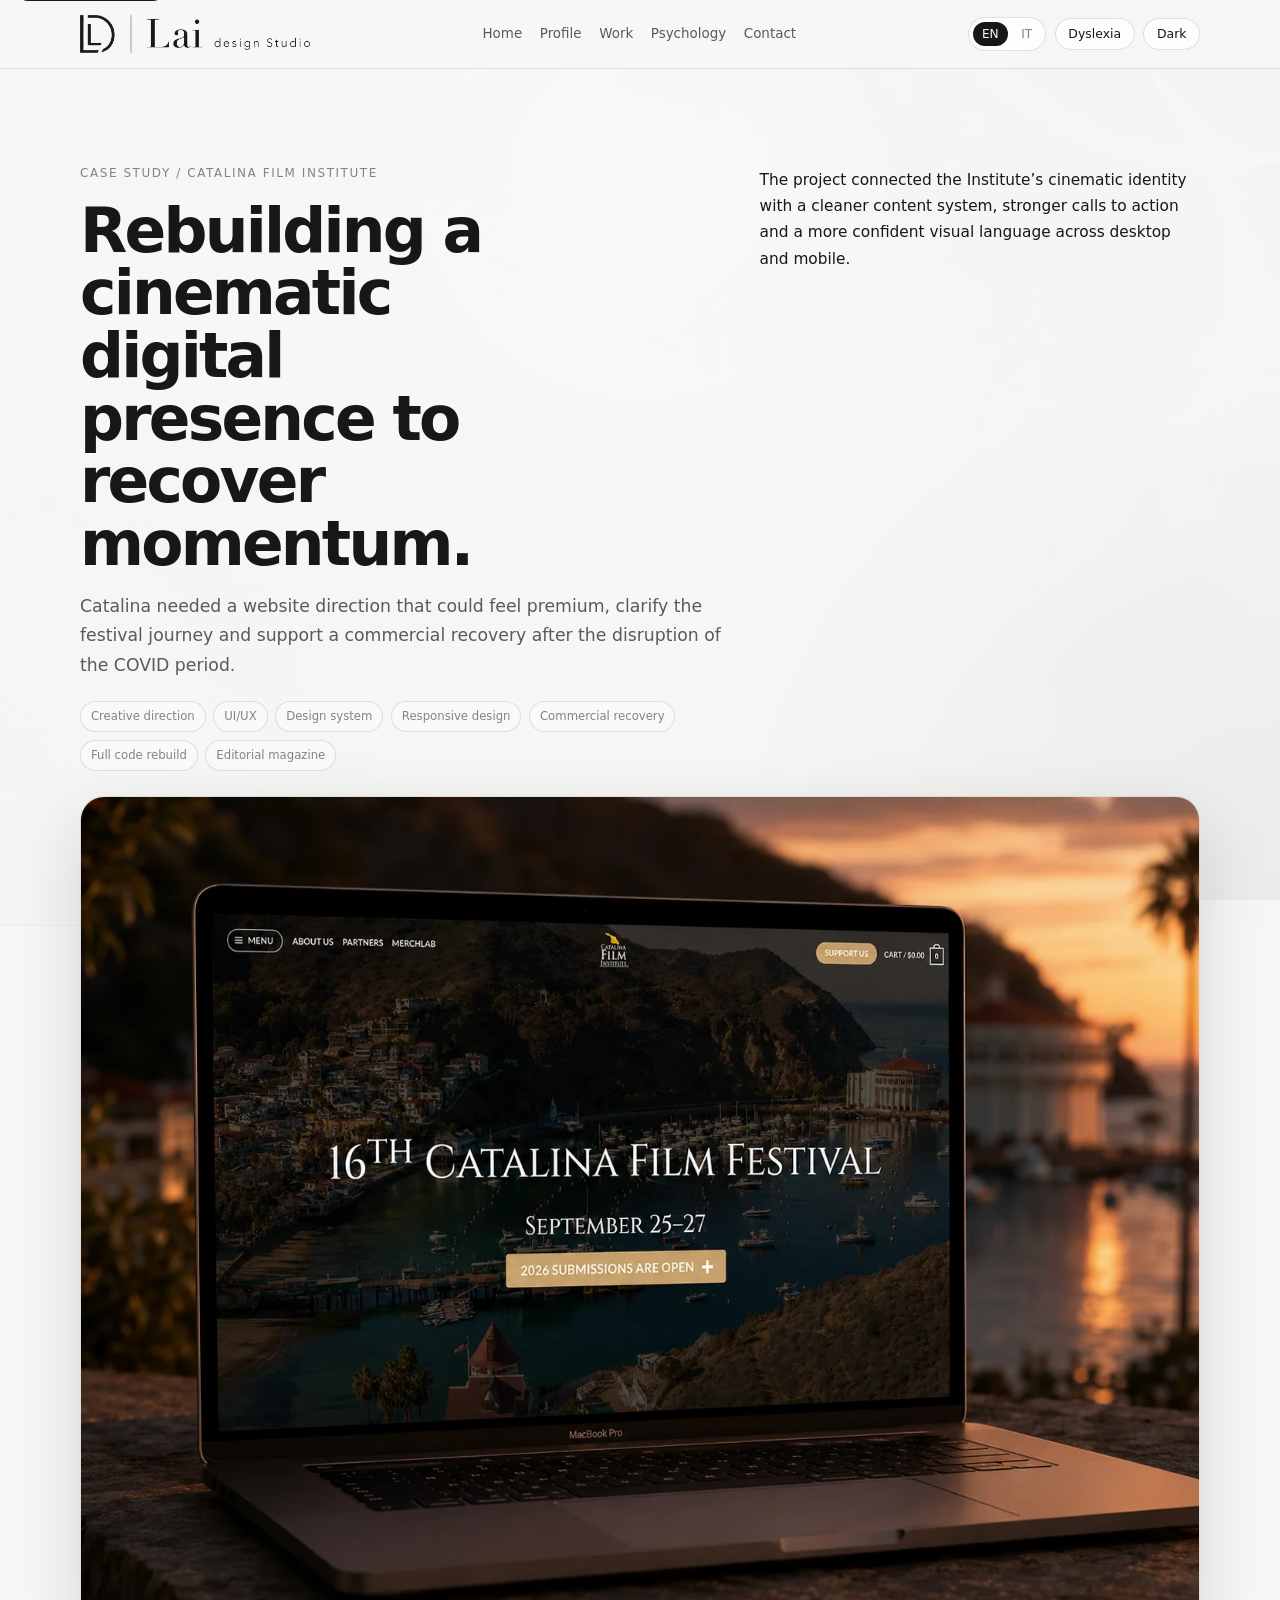
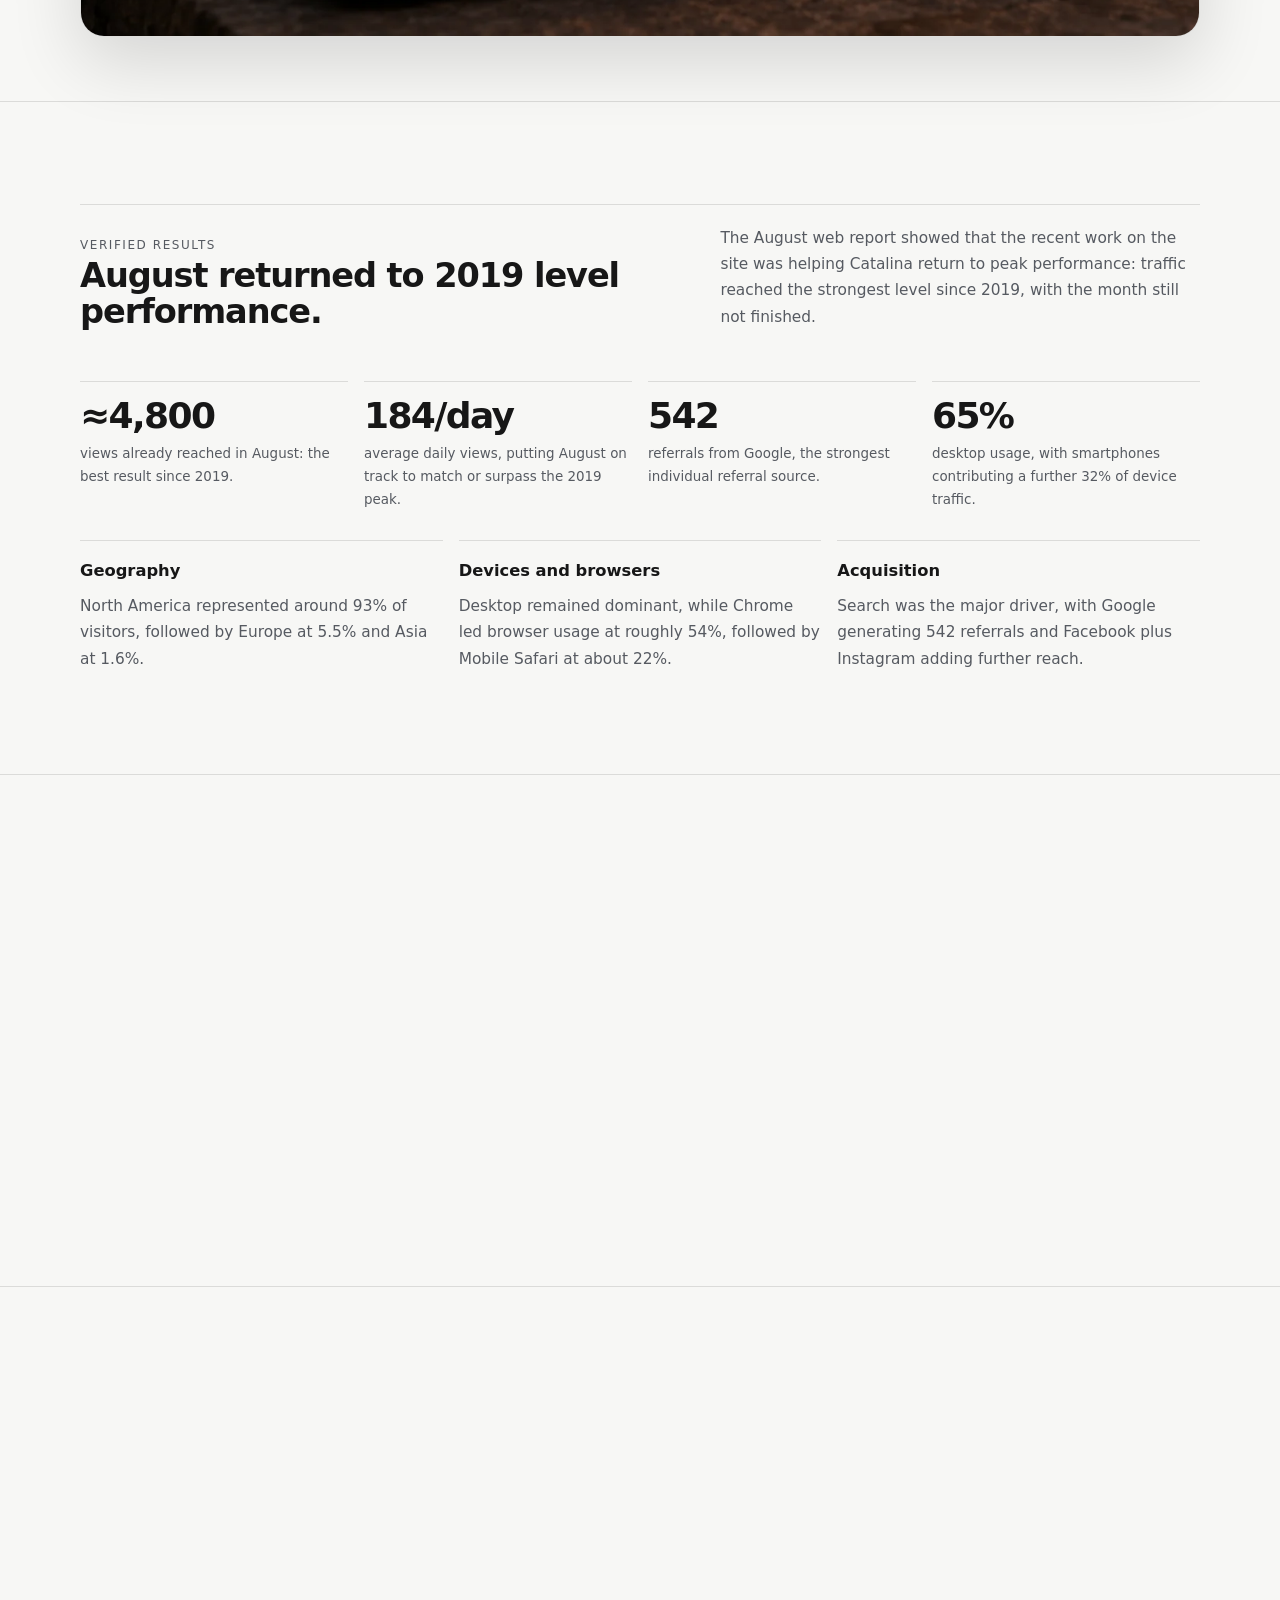
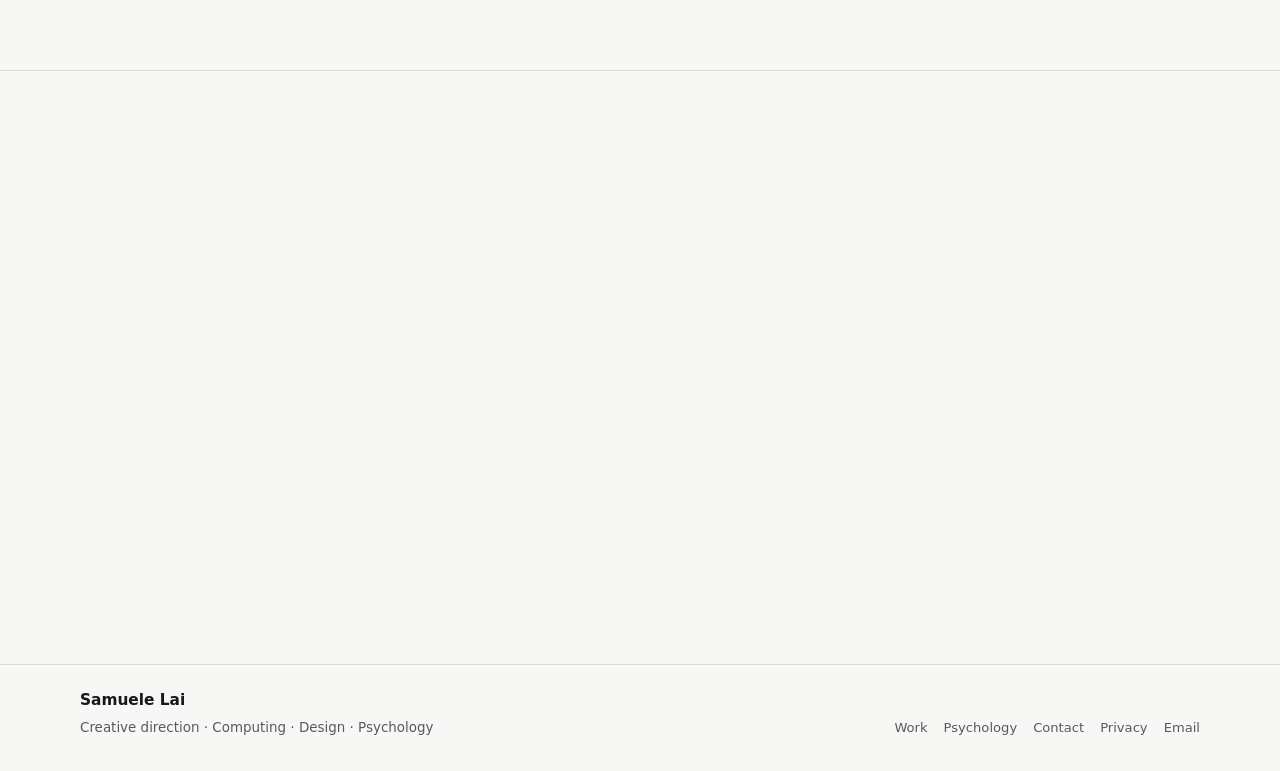
<file: case-study-catalina.html>
<!DOCTYPE html>

<html data-theme="light" lang="en">
<head>
  <meta name="viewport" content="width=device-width, initial-scale=1, viewport-fit=cover">
<title>Catalina Film Institute Case Study | Digital Recovery and Code Build</title>
  <meta name="description" content="Catalina Film Institute case study by Lai Design Studio, covering creative direction, design system, verified traffic recovery, custom code build and editorial magazine.">
  <meta name="author" content="Samuele Lai">
  <link rel="canonical" href="https://laidesign.studio/case-study-catalina.html">
  <meta name="robots" content="index, follow, max-image-preview:large">
  <meta name="theme-color" content="#0d0d0e" media="(prefers-color-scheme: dark)">
  <meta name="theme-color" content="#f7f7f5" media="(prefers-color-scheme: light)">
  <meta property="og:site_name" content="Lai Design Studio">
  <meta property="og:type" content="article">
  <meta property="og:title" content="Catalina Film Institute Case Study | Digital Recovery and Code Build">
  <meta property="og:description" content="Catalina Film Institute case study by Lai Design Studio, covering creative direction, design system, verified traffic recovery, custom code build and editorial magazine.">
  <meta property="og:url" content="https://laidesign.studio/case-study-catalina.html">
  <meta property="og:image" content="https://laidesign.studio/assets/img/catalina-desktop-mockup.png">
  <meta property="og:image:width" content="1200">
  <meta property="og:image:height" content="630">
  <meta property="og:locale" content="en_GB">
  <meta property="og:locale:alternate" content="it_IT">
  <meta name="twitter:card" content="summary_large_image">
  <meta name="twitter:title" content="Catalina Film Institute Case Study | Digital Recovery and Code Build">
  <meta name="twitter:description" content="Catalina Film Institute case study by Lai Design Studio, covering creative direction, design system, verified traffic recovery, custom code build and editorial magazine.">
  <meta name="twitter:image" content="https://laidesign.studio/assets/img/catalina-desktop-mockup.png">
  <script type="application/ld+json">{"@context":"https://schema.org","@graph":[{"@type":"Person","@id":"https://laidesign.studio/#samuele-lai","name":"Samuele Lai","url":"https://laidesign.studio","email":"samuelelai@laidesign.studio","jobTitle":"Digital designer, UI UX practitioner and psychology informed researcher","worksFor":{"@id":"https://laidesign.studio/#organization"},"knowsAbout":["UI and UX","Custom coded websites","Design systems","Digital strategy","Psychology informed design","Animation film judging","Film festival digital systems"]},{"@type":"Organization","@id":"https://laidesign.studio/#organization","name":"Lai Design Studio","url":"https://laidesign.studio","email":"samuelelai@laidesign.studio","logo":"https://laidesign.studio/assets/img/lai-design-logo.png","founder":{"@id":"https://laidesign.studio/#samuele-lai"}},{"@type":"WebSite","@id":"https://laidesign.studio/#website","name":"Lai Design Studio","url":"https://laidesign.studio","inLanguage":["en","it"],"publisher":{"@id":"https://laidesign.studio/#organization"}},{"@type":"Article","@id":"https://laidesign.studio/case-study-catalina.html#webpage","url":"https://laidesign.studio/case-study-catalina.html","name":"Catalina Film Institute Case Study | Digital Recovery and Code Build","description":"Catalina Film Institute case study by Lai Design Studio, covering creative direction, design system, verified traffic recovery, custom code build and editorial magazine.","isPartOf":{"@id":"https://laidesign.studio/#website"},"image":"https://laidesign.studio/assets/img/catalina-desktop-mockup.png","inLanguage":["en","it"]}]}</script>
<meta charset="utf-8"/>
<meta content="Samuele Lai" name="author"/>
<meta content="website" property="og:type"/>
<meta content="assets/img/og image.svg" property="og:image"/>
<link href="assets/img/mark.svg" rel="icon" type="image/svg+xml"/>
<link href="manifest.webmanifest" rel="manifest"/>
<link href="assets/css/styles.css?v=mobile-hamburger-no-gold-2" rel="stylesheet"/>
<script defer="" src="assets/js/main.js?v=mobile-hamburger-no-gold-2"></script>
<meta content="Catalina Film Institute case study by Samuele Lai: creative direction, design system, mobile experience and commercial recovery." name="description"/>
<meta content="Catalina Film Institute: Case Study" property="og:title"/>
<meta content="Catalina Film Institute case study by Samuele Lai: creative direction, design system, mobile experience and commercial recovery." property="og:description"/>
<style id="sl-simple-mobile-menu-css">
.sl-mobile-menu-trigger{display:none}.sl-mobile-menu{display:none}
@media (max-width:980px){
  .navbar{grid-template-columns:minmax(0,1fr) auto!important}
  .nav-links{display:none!important}
  .nav-actions .lang-switch,.nav-actions [data-dyslexia-toggle],.nav-actions [data-theme-toggle]{display:none!important}
  .sl-mobile-menu-trigger{display:inline-flex!important;align-items:center;justify-content:center;min-width:4.9rem;min-height:2.8rem;border:1px solid var(--line);border-radius:999px;background:color-mix(in srgb,var(--bg) 74%,transparent);color:var(--text);font:inherit;font-size:.9rem;line-height:1;cursor:pointer;-webkit-tap-highlight-color:transparent}
  body.sl-menu-open{overflow:hidden!important}
  .sl-mobile-menu{position:fixed;inset:0;z-index:999999;display:none;background:linear-gradient(90deg,color-mix(in srgb,var(--bg) 82%,transparent) 0%,color-mix(in srgb,var(--bg) 97%,transparent) 42%,var(--bg) 100%),radial-gradient(circle at 80% 10%,rgba(200,168,110,.14),transparent 28rem),var(--bg);color:var(--text);overflow-y:auto;overscroll-behavior:contain;opacity:0;transform:translateX(1.5rem);transition:opacity .2s ease,transform .2s ease}
  .sl-mobile-menu.is-open{display:block!important;opacity:1;transform:translateX(0)}
  .sl-mobile-menu-panel{min-height:100dvh;display:grid;grid-template-rows:auto 1fr auto;padding:1.1rem 1.2rem 2rem;gap:2.2rem}
  .sl-mobile-menu-top{display:flex;align-items:center;justify-content:space-between;gap:1rem}
  .sl-mobile-menu-logo{width:min(150px,42vw);height:auto}
  .sl-mobile-menu-close{width:3.6rem;height:3.6rem;border:0;border-radius:999px;background:var(--surface);color:#050505;font-size:2.2rem;line-height:1;cursor:pointer;-webkit-tap-highlight-color:transparent}
  .sl-mobile-menu-links{display:grid;align-content:center;gap:0;border-top:1px solid var(--line)}
  .sl-mobile-menu-link{display:flex;align-items:center;justify-content:space-between;gap:1rem;padding:1.1rem 0;border-bottom:1px solid var(--line);color:var(--text);text-decoration:none;text-transform:uppercase;letter-spacing:.18em;font-size:clamp(1.25rem,6.5vw,2.1rem);font-weight:700}
  .sl-mobile-menu-link span:last-child{color:var(--muted);font-size:1.5rem;letter-spacing:0}
  .sl-mobile-menu-bottom{display:grid;gap:1.2rem;border-top:1px solid var(--line);padding-top:1.2rem}
  .sl-mobile-menu-label{margin:0 0 .6rem;color:var(--muted);text-transform:uppercase;letter-spacing:.17em;font-size:.7rem}
  .sl-mobile-menu-controls{display:grid;grid-template-columns:1fr 1fr;gap:.65rem}
  .sl-mobile-menu-control{min-height:3.15rem;border:1px solid var(--line);border-radius:999px;background:var(--surface);color:var(--text);font:inherit;font-size:.9rem;cursor:pointer;-webkit-tap-highlight-color:transparent}
  .sl-mobile-menu-control.is-active{background:var(--text);color:var(--bg);border-color:var(--text)}
}
@media (max-width:430px){
  .sl-mobile-menu-panel{padding-inline:1rem}
  .sl-mobile-menu-controls{grid-template-columns:1fr}
  .sl-mobile-menu-link{font-size:clamp(1.1rem,6vw,1.65rem)}
}
</style>
<style id="sl-mobile-hamburger-no-gold-css">
@media (max-width:980px){
  .sl-mobile-menu-trigger{
    width:3.05rem!important;
    min-width:3.05rem!important;
    height:3.05rem!important;
    min-height:3.05rem!important;
    padding:0!important;
    border:1px solid var(--line)!important;
    border-radius:999px!important;
    background:color-mix(in srgb,var(--bg) 78%,transparent)!important;
    color:var(--text)!important;
  }

  .hamburger-lines{
    width:1.12rem;
    height:.82rem;
    display:grid;
    align-content:space-between;
  }

  .hamburger-lines span{
    display:block;
    width:100%;
    height:1.5px;
    border-radius:999px;
    background:currentColor;
    transform-origin:center;
    transition:transform .18s ease,opacity .18s ease;
  }

  body.sl-menu-open .hamburger-lines span:nth-child(1){
    transform:translateY(.34rem) rotate(45deg);
  }

  body.sl-menu-open .hamburger-lines span:nth-child(2){
    opacity:0;
  }

  body.sl-menu-open .hamburger-lines span:nth-child(3){
    transform:translateY(-.34rem) rotate(-45deg);
  }

  .sl-mobile-menu{
    background:
      linear-gradient(90deg,color-mix(in srgb,var(--bg) 86%,transparent) 0%,color-mix(in srgb,var(--bg) 98%,transparent) 45%,var(--bg) 100%),
      radial-gradient(circle at 82% 12%,color-mix(in srgb,var(--text) 7%,transparent),transparent 28rem),
      var(--bg)!important;
  }

  .sl-mobile-menu-close{
    border:1px solid var(--line)!important;
    background:var(--surface)!important;
    color:var(--text)!important;
    box-shadow:none!important;
  }

  .sl-mobile-menu-link span:last-child{
    color:var(--muted)!important;
  }

  .sl-mobile-menu-control.is-active{
    background:var(--text)!important;
    color:var(--bg)!important;
    border-color:var(--text)!important;
  }

  .sl-mobile-menu-control{
    background:var(--surface)!important;
    color:var(--text)!important;
  }

  a:focus-visible,
  button:focus-visible{
    outline:2px solid currentColor!important;
    outline-offset:3px!important;
  }
}

@media (max-width:430px){
  .sl-mobile-menu-top{padding-top:.35rem;}
  .sl-mobile-menu-trigger{
    width:2.9rem!important;
    min-width:2.9rem!important;
    height:2.9rem!important;
    min-height:2.9rem!important;
  }
}
</style>
</head>
<body>
<a class="skip-link" href="#main">Skip to content</a>
<div class="site-shell">
<header class="header">
  <div class="container navbar">
    <a aria-label="Lai Design Studio home" class="brand" href="index.html">
      <picture>
        <source srcset="assets/img/lai-design-logo.webp" type="image/webp">
        <img alt="Lai Design Studio" class="brand-logo" src="assets/img/lai-design-logo.png" decoding="async" width="900" height="147">
      </picture>
    </a>

    <nav aria-label="Primary navigation" class="nav-links">
      <a data-i18n="nav.home" href="index.html">Home</a>
      <a data-i18n="nav.profile" href="profile.html">Profile</a>
      <a data-i18n="nav.work" href="work.html">Work</a>
      <a data-i18n="nav.psychology" href="psychology.html">Psychology</a>
      <a data-i18n="nav.contact" href="contact.html">Contact</a>
    </nav>

    <div class="nav-actions">
      <div aria-label="Language selector" class="lang-switch">
        <button aria-pressed="true" data-lang="en" type="button">EN</button>
        <button aria-pressed="false" data-lang="it" type="button">IT</button>
      </div>
      <button aria-label="Toggle dyslexia-friendly reading mode" aria-pressed="false" class="icon-button" data-dyslexia-toggle="" data-i18n="ui.dyslexia" type="button">Dyslexia</button>
      <button aria-label="Switch colour theme" class="icon-button" data-i18n="ui.dark" data-theme-toggle="" type="button">Dark</button>
      <button class="sl-mobile-menu-trigger" data-sl-menu-open type="button" aria-controls="slMobileMenu" aria-expanded="false" aria-label="Open mobile menu">
  <span class="hamburger-lines" aria-hidden="true">
    <span></span>
    <span></span>
    <span></span>
  </span>
</button>
    </div>
  </div>
</header>
<div class="sl-mobile-menu" id="slMobileMenu" data-sl-mobile-menu aria-hidden="true" role="dialog" aria-modal="true" aria-label="Mobile menu">
  <div class="sl-mobile-menu-panel">
    <div class="sl-mobile-menu-top">
      <img class="sl-mobile-menu-logo" src="assets/img/lai-design-logo.png" alt="Lai Design Studio">
      <button class="sl-mobile-menu-close" data-sl-menu-close type="button" aria-label="Close menu">×</button>
    </div>

    <nav class="sl-mobile-menu-links" aria-label="Mobile navigation">
      <a class="sl-mobile-menu-link" data-sl-close-link href="index.html"><span data-i18n="nav.home">Home</span><span>+</span></a>
      <a class="sl-mobile-menu-link" data-sl-close-link href="profile.html"><span data-i18n="nav.profile">Profile</span><span>+</span></a>
      <a class="sl-mobile-menu-link" data-sl-close-link href="work.html"><span data-i18n="nav.work">Work</span><span>+</span></a>
      <a class="sl-mobile-menu-link" data-sl-close-link href="psychology.html"><span data-i18n="nav.psychology">Psychology</span><span>+</span></a>
      <a class="sl-mobile-menu-link" data-sl-close-link href="contact.html"><span data-i18n="nav.contact">Contact</span><span>+</span></a>
    </nav>

    <div class="sl-mobile-menu-bottom">
      <div>
        <p class="sl-mobile-menu-label">Language</p>
        <div class="sl-mobile-menu-controls">
          <button class="sl-mobile-menu-control" data-sl-lang="en" type="button">EN</button>
          <button class="sl-mobile-menu-control" data-sl-lang="it" type="button">IT</button>
        </div>
      </div>
      <div>
        <p class="sl-mobile-menu-label">Preferences</p>
        <div class="sl-mobile-menu-controls">
          <button class="sl-mobile-menu-control" data-sl-theme type="button">Dark</button>
          <button class="sl-mobile-menu-control" data-sl-dyslexia type="button">Dyslexia</button>
        </div>
      </div>
    </div>
  </div>
</div>
<main class="page-main" id="main">
<section class="page-intro">
<div class="container intro-grid">
<div class="reveal">
<p class="kicker" data-i18n="catalina.kicker">Case study / Catalina Film Institute</p>
<h1 data-i18n="catalina.title">Rebuilding a cinematic digital presence to recover momentum.</h1>
<p class="lead" data-i18n="catalina.lead">Catalina needed a website direction that could feel premium, clarify the festival journey and support a commercial recovery after the disruption of the COVID period.</p>
<div class="project-meta">
<span>Creative direction</span>
<span>UI/UX</span>
<span>Design system</span>
<span>Responsive design</span>
<span>Commercial recovery</span>
<span>Full code rebuild</span>
<span>Editorial magazine</span>
</div>
</div>
<div class="reveal">
<p data-i18n="catalina.side">The project connected the Institute’s cinematic identity with a cleaner content system, stronger calls to action and a more confident visual language across desktop and mobile.</p>
</div>
</div>
<div class="container case-wide-image reveal">
<picture>
<source srcset="assets/img/catalina-desktop-mockup.webp" type="image/webp"/>
<img alt="Catalina Film Festival desktop mockup on a laptop at sunset." class="case-image" loading="lazy" src="assets/img/catalina-desktop-mockup.png"/ decoding="async" width="1448" height="1086">
</picture>
</div>
</section>
<section class="section section-line">
<div class="container results-panel">
<div class="section-head reveal">
<div>
<p class="kicker" data-i18n="catalina.results.kicker">Verified results</p>
<h2 data-i18n="catalina.results.title">August returned to 2019 level performance.</h2>
</div>
<p data-i18n="catalina.results.text">The August web report showed that the recent work on the site was helping Catalina return to peak performance: traffic reached the strongest level since 2019, with the month still not finished.</p>
</div>
<div class="results-grid reveal">
<div class="result-stat">
<strong data-i18n="catalina.result1.value">≈4,800</strong>
<span data-i18n="catalina.result1.label">views already reached in August: the best result since 2019.</span>
</div>
<div class="result-stat">
<strong data-i18n="catalina.result2.value">184/day</strong>
<span data-i18n="catalina.result2.label">average daily views, putting August on track to match or surpass the 2019 peak.</span>
</div>
<div class="result-stat">
<strong data-i18n="catalina.result3.value">542</strong>
<span data-i18n="catalina.result3.label">referrals from Google, the strongest individual referral source.</span>
</div>
<div class="result-stat">
<strong data-i18n="catalina.result4.value">65%</strong>
<span data-i18n="catalina.result4.label">desktop usage, with smartphones contributing a further 32% of device traffic.</span>
</div>
</div>
<div class="result-breakdown reveal">
<div class="result-breakdown-item">
<h3 data-i18n="catalina.breakdown1.title">Geography</h3>
<p data-i18n="catalina.breakdown1.text">North America represented around 93% of visitors, followed by Europe at 5.5% and Asia at 1.6%.</p>
</div>
<div class="result-breakdown-item">
<h3 data-i18n="catalina.breakdown2.title">Devices and browsers</h3>
<p data-i18n="catalina.breakdown2.text">Desktop remained dominant, while Chrome led browser usage at roughly 54%, followed by Mobile Safari at about 22%.</p>
</div>
<div class="result-breakdown-item">
<h3 data-i18n="catalina.breakdown3.title">Acquisition</h3>
<p data-i18n="catalina.breakdown3.text">Search was the major driver, with Google generating 542 referrals and Facebook plus Instagram adding further reach.</p>
</div>
</div>
</div>
</section>
<section class="section section-line">
<div class="container">
<div class="section-head reveal">
<div>
<p class="kicker" data-i18n="catalina.code.kicker">Current build</p>
<h2 data-i18n="catalina.code.title">A new version is being written completely in code.</h2>
</div>
<p data-i18n="catalina.code.text">Beyond visual direction and no code iteration, the Catalina project is moving into a custom coded website build. This makes the work stronger technically: cleaner structure, more control over performance, fewer platform constraints and a clearer foundation for future festival operations.</p>
</div>
<div class="case-feature-strip reveal">
<div class="case-feature">
<strong data-i18n="catalina.code1.title">Code ownership</strong>
<span data-i18n="catalina.code1.text">A custom front end gives the project more control over layout, interaction and long term maintainability.</span>
</div>
<div class="case-feature">
<strong data-i18n="catalina.code2.title">Performance logic</strong>
<span data-i18n="catalina.code2.text">The new build can be structured around lightweight assets, responsive images and simpler public pages.</span>
</div>
<div class="case-feature">
<strong data-i18n="catalina.code3.title">Festival scalability</strong>
<span data-i18n="catalina.code3.text">Programme pages, partners, editorial content and commerce links can be organised as reusable systems.</span>
</div>
</div>
</div>
</section>
<section class="section section-line">
<div class="container magazine-showcase">
<div class="magazine-cover reveal">
<picture>
<source srcset="assets/img/catalina-magazine-cover.webp" type="image/webp"/>
<img alt="Cover of the Catalina Film Festival 2026 Official Magazine." class="case-image" loading="lazy" src="assets/img/catalina-magazine-cover.png"/ decoding="async" width="1224" height="1584">
</picture>
<div class="magazine-actions">
<a class="button" data-i18n="catalina.magazine.open" href="assets/docs/catalina-magazine-2026.pdf" rel="noopener noreferrer" target="_blank">Open magazine PDF</a>
</div>
</div>
<div>
<div class="section-head reveal">
<div>
<p class="kicker" data-i18n="catalina.magazine.kicker">Editorial magazine</p>
<h2 data-i18n="catalina.magazine.title">A published editorial object for programme, style and partner visibility.</h2>
</div>
<p data-i18n="catalina.magazine.text">The magazine extends the website direction into a premium editorial format: full bleed imagery, restrained copy, sponsor hierarchy and a luxury island weekend rhythm.</p>
</div>
<div class="magazine-spreads reveal">
<picture>
<source srcset="assets/img/catalina-magazine-contents.webp" type="image/webp"/>
<img alt="Catalina Film Festival magazine contents spread." class="case-image" loading="lazy" src="assets/img/catalina-magazine-contents.png"/ decoding="async" width="1224" height="1584">
</picture>
<picture>
<source srcset="assets/img/catalina-magazine-partners.webp" type="image/webp"/>
<img alt="Catalina Film Festival magazine partner integration spread." class="case-image" loading="lazy" src="assets/img/catalina-magazine-partners.png"/ decoding="async" width="1224" height="1584">
</picture>
</div>
</div>
</div>
</section>
<section class="section section-line">
<div class="container case-duo">
<div class="text-block reveal">
<p class="kicker" data-i18n="catalina.problem.kicker">Problem</p>
<h3 data-i18n="catalina.problem.title">The festival needed more than a beautiful homepage.</h3>
<p data-i18n="catalina.problem.p1">The old experience had to support several audiences at once: festival visitors, filmmakers, donors, partners and merchandise buyers. The challenge was to make Catalina feel cinematic while keeping the system practical and easy to navigate.</p>
<p data-i18n="catalina.problem.p2">The priority was commercial as well as aesthetic: rebuild confidence, make the offer clearer and help the festival return to stronger pre COVID levels of performance.</p>
</div>
<div class="reveal">
<picture>
<source srcset="assets/img/catalina-early-mockup.webp" type="image/webp"/>
<img alt="Earlier Catalina Film Festival homepage mockup showing harbour imagery and festival content." class="case-image" loading="lazy" src="assets/img/catalina-early-mockup.png"/ decoding="async" width="1512" height="1699">
</picture>
</div>
</div>
</section>
<section class="section section-line">
<div class="container case-duo reverse">
<div class="reveal">
<picture>
<source srcset="assets/img/catalina-design-system.webp" type="image/webp"/>
<img alt="Catalina Film Institute design system showing colours, typography, buttons, icons, spacing and UI elements." class="case-image" loading="lazy" src="assets/img/catalina-design-system.png"/ decoding="async" width="1536" height="1024">
</picture>
</div>
<div class="text-block reveal">
<p class="kicker" data-i18n="catalina.design.kicker">Design system</p>
<h3 data-i18n="catalina.design.title">A visual language based on cinema, heritage and restraint.</h3>
<p data-i18n="catalina.design.p1">The system uses deep navy, warm gold, ivory and restrained neutrals to create a premium cinematic tone. Trajan Pro gives the brand a film institution quality, while Montserrat keeps longer content readable and practical.</p>
<p data-i18n="catalina.design.p2">The design system defines buttons, typography, form elements, cards, spacing and imagery rules so the site can remain elegant without becoming inconsistent as it grows.</p>
</div>
</div>
</section>
<section class="section section-line">
<div class="container">
<div class="section-head reveal">
<div>
<p class="kicker" data-i18n="catalina.process.kicker">Process</p>
<h2 data-i18n="catalina.process.title">From atmosphere to action.</h2>
</div>
<p data-i18n="catalina.process.text">The design moved from cinematic impression to practical conversion: users needed to understand the festival, find the right pathway and act without unnecessary friction.</p>
</div>
<div class="case-narrative-list reveal">
<div class="case-narrative-item">
<span>01</span>
<div>
<h3 data-i18n="catalina.step1.title">Editorial identity</h3>
<p data-i18n="catalina.step1.text">A richer cinematic language was introduced through Avalon imagery, dark overlays, refined type and warm gold accents.</p>
</div>
</div>
<div class="case-narrative-item">
<span>02</span>
<div>
<h3 data-i18n="catalina.step2.title">User pathways</h3>
<p data-i18n="catalina.step2.text">The experience was structured around the routes that matter: discover the festival, submit, support, shop, learn and contact.</p>
</div>
</div>
<div class="case-narrative-item">
<span>03</span>
<div>
<h3 data-i18n="catalina.step3.title">Responsive experience</h3>
<p data-i18n="catalina.step3.text">Mobile layouts were treated as a core experience, not a reduced version of desktop.</p>
</div>
</div>
<div class="case-narrative-item">
<span>04</span>
<div>
<h3 data-i18n="catalina.step4.title">Commercial focus</h3>
<p data-i18n="catalina.step4.text">Calls to action around support, cart, submissions and discovery were made more visible and easier to follow.</p>
</div>
</div>
</div>
</div>
</section>
<section class="section section-line">
<div class="container case-duo">
<div class="text-block reveal">
<p class="kicker" data-i18n="catalina.mobile.kicker">Mobile</p>
<h3 data-i18n="catalina.mobile.title">A premium experience had to work in the hand.</h3>
<p data-i18n="catalina.mobile.p1">The mobile design keeps the Institute’s cinematic tone while prioritising reading clarity, simpler controls and stronger vertical rhythm.</p>
<p data-i18n="catalina.mobile.p2">This matters because festival discovery, sharing and return visits often happen on mobile before a user commits to a larger action.</p>
</div>
<div class="reveal">
<picture>
<source srcset="assets/img/catalina-mobile-mockup.webp" type="image/webp"/>
<img alt="Catalina Film Institute mobile mockup on an iPhone." class="case-image" loading="lazy" src="assets/img/catalina-mobile-mockup.png"/ decoding="async" width="1122" height="1402">
</picture>
</div>
</div>
</section>
<section class="section section-line">
<div class="container split-text">
<div class="text-block reveal">
<p class="kicker" data-i18n="catalina.conclusion.kicker">Conclusion</p>
<h3 data-i18n="catalina.conclusion.title">The site became a recovery tool, not just a brand surface.</h3>
<p data-i18n="catalina.conclusion.p1">The Catalina work shows how design, computing and commercial strategy can support one another. A stronger visual identity made the festival feel more premium; clearer journeys made action easier; and the improved experience helped bring numbers and sales back toward pre COVID strength.</p>
<p data-i18n="catalina.conclusion.p2">The result is a more confident digital presence: cinematic enough for a film institution, practical enough for a working festival.</p>
</div>
<div class="list-block reveal">
<p class="kicker" data-i18n="catalina.next.kicker">Next project</p>
<h3>Asia for Animals</h3>
<p data-i18n="catalina.next.text">Donation focused UX and design system for a global animal advocacy coalition.</p>
<div class="inline-actions"><a class="button ghost" data-i18n="catalina.next.cta" href="case-study-afa.html">Open AFA case</a></div>
</div>
</div>
</section>
</main>
<footer class="footer">
<div class="container footer-grid">
<div>
<strong>Samuele Lai</strong>
<p><span data-i18n="home.portraitNote">Creative direction · Computing · Design · Psychology</span></p>
</div>
<div class="footer-links">
<a data-i18n="nav.work" href="work.html">Work</a>
<a data-i18n="nav.psychology" href="psychology.html">Psychology</a>
<a data-i18n="nav.contact" href="contact.html">Contact</a>
<a href="privacy.html">Privacy</a>
<a href="mailto:samuelelai@laidesign.studio">Email</a>
</div>
</div>
</footer>
</div>
<script id="sl-simple-mobile-menu-js">
(function(){function ready(fn){if(document.readyState==="loading")document.addEventListener("DOMContentLoaded",fn);else fn();}
ready(function(){
  var root=document.documentElement,body=document.body;
  var openButton=document.querySelector("[data-sl-menu-open]");
  var menu=document.querySelector("[data-sl-mobile-menu]");
  var closeButton=document.querySelector("[data-sl-menu-close]");
  if(!openButton||!menu||!closeButton)return;
  var firstLink=menu.querySelector("a");
  function currentLang(){var saved=localStorage.getItem("site-lang");if(saved==="it"||saved==="en")return saved;return document.documentElement.lang==="it"?"it":"en";}
  function openMenu(){menu.classList.add("is-open");body.classList.add("sl-menu-open");menu.setAttribute("aria-hidden","false");openButton.setAttribute("aria-expanded","true");setTimeout(function(){if(firstLink)firstLink.focus({preventScroll:true});},60);}
  function closeMenu(){menu.classList.remove("is-open");body.classList.remove("sl-menu-open");menu.setAttribute("aria-hidden","true");openButton.setAttribute("aria-expanded","false");}
  function syncControls(){var lang=currentLang();var isDark=root.getAttribute("data-theme")==="dark";var isDyslexia=body.classList.contains("dyslexia-mode");
    menu.querySelectorAll("[data-sl-lang]").forEach(function(button){button.classList.toggle("is-active",button.getAttribute("data-sl-lang")===lang);});
    menu.querySelectorAll("[data-sl-theme]").forEach(function(button){button.textContent=isDark?(lang==="it"?"Chiaro":"Light"):(lang==="it"?"Scuro":"Dark");button.classList.toggle("is-active",isDark);});
    menu.querySelectorAll("[data-sl-dyslexia]").forEach(function(button){button.textContent="Dyslexia";button.classList.toggle("is-active",isDyslexia);});
  }
  openButton.addEventListener("click",function(event){event.preventDefault();openMenu();});
  closeButton.addEventListener("click",function(event){event.preventDefault();closeMenu();});
  menu.addEventListener("click",function(event){if(event.target===menu)closeMenu();});
  menu.querySelectorAll("[data-sl-close-link]").forEach(function(link){link.addEventListener("click",closeMenu);});
  document.addEventListener("keydown",function(event){if(event.key==="Escape")closeMenu();});
  menu.querySelectorAll("[data-sl-lang]").forEach(function(button){button.addEventListener("click",function(){var lang=button.getAttribute("data-sl-lang");localStorage.setItem("site-lang",lang);if(typeof window.applySiteLanguage==="function"){window.applySiteLanguage(lang);}else{document.documentElement.lang=lang;}syncControls();});});
  menu.querySelectorAll("[data-sl-theme]").forEach(function(button){button.addEventListener("click",function(){var next=root.getAttribute("data-theme")==="dark"?"light":"dark";root.setAttribute("data-theme",next);localStorage.setItem("site-theme",next);syncControls();});});
  menu.querySelectorAll("[data-sl-dyslexia]").forEach(function(button){button.addEventListener("click",function(){var active=body.classList.toggle("dyslexia-mode");localStorage.setItem("site-dyslexia",String(active));syncControls();});});
  window.addEventListener("storage",syncControls);syncControls();
});})();
</script>
</body>
</html>
</file>
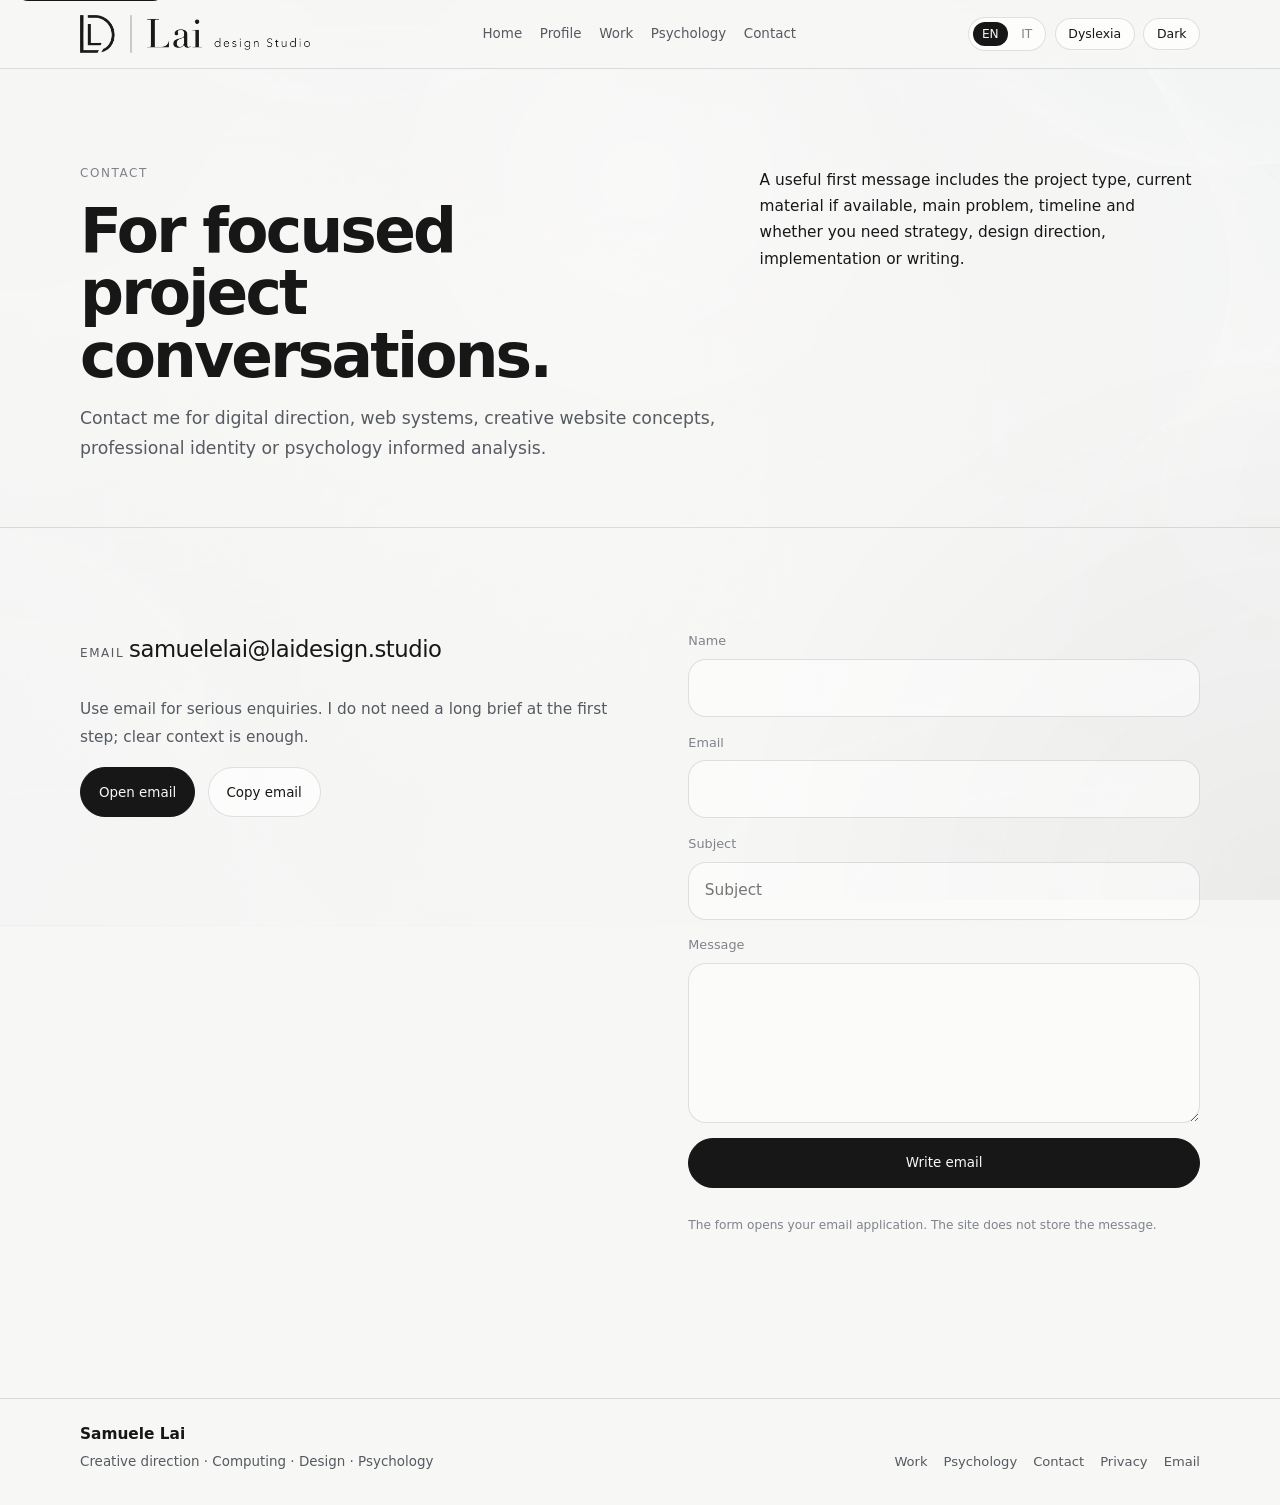
<file: contact.html>
<!DOCTYPE html>

<html data-theme="light" lang="en">
<head>
  <meta name="viewport" content="width=device-width, initial-scale=1, viewport-fit=cover">
<title>Contact | Lai Design Studio</title>
  <meta name="description" content="Contact Lai Design Studio for UI UX, coded websites, digital systems, editorial projects, Catalina style festival work and psychology informed analysis.">
  <meta name="author" content="Samuele Lai">
  <link rel="canonical" href="https://laidesign.studio/contact.html">
  <meta name="robots" content="index, follow, max-image-preview:large">
  <meta name="theme-color" content="#0d0d0e" media="(prefers-color-scheme: dark)">
  <meta name="theme-color" content="#f7f7f5" media="(prefers-color-scheme: light)">
  <meta property="og:site_name" content="Lai Design Studio">
  <meta property="og:type" content="website">
  <meta property="og:title" content="Contact | Lai Design Studio">
  <meta property="og:description" content="Contact Lai Design Studio for UI UX, coded websites, digital systems, editorial projects, Catalina style festival work and psychology informed analysis.">
  <meta property="og:url" content="https://laidesign.studio/contact.html">
  <meta property="og:image" content="https://laidesign.studio/assets/img/og-home.png">
  <meta property="og:image:width" content="1200">
  <meta property="og:image:height" content="630">
  <meta property="og:locale" content="en_GB">
  <meta property="og:locale:alternate" content="it_IT">
  <meta name="twitter:card" content="summary_large_image">
  <meta name="twitter:title" content="Contact | Lai Design Studio">
  <meta name="twitter:description" content="Contact Lai Design Studio for UI UX, coded websites, digital systems, editorial projects, Catalina style festival work and psychology informed analysis.">
  <meta name="twitter:image" content="https://laidesign.studio/assets/img/og-home.png">
  <script type="application/ld+json">{"@context":"https://schema.org","@graph":[{"@type":"Person","@id":"https://laidesign.studio/#samuele-lai","name":"Samuele Lai","url":"https://laidesign.studio","email":"samuelelai@laidesign.studio","jobTitle":"Digital designer, UI UX practitioner and psychology informed researcher","worksFor":{"@id":"https://laidesign.studio/#organization"},"knowsAbout":["UI and UX","Custom coded websites","Design systems","Digital strategy","Psychology informed design","Animation film judging","Film festival digital systems"]},{"@type":"Organization","@id":"https://laidesign.studio/#organization","name":"Lai Design Studio","url":"https://laidesign.studio","email":"samuelelai@laidesign.studio","logo":"https://laidesign.studio/assets/img/lai-design-logo.png","founder":{"@id":"https://laidesign.studio/#samuele-lai"}},{"@type":"WebSite","@id":"https://laidesign.studio/#website","name":"Lai Design Studio","url":"https://laidesign.studio","inLanguage":["en","it"],"publisher":{"@id":"https://laidesign.studio/#organization"}},{"@type":"WebPage","@id":"https://laidesign.studio/contact.html#webpage","url":"https://laidesign.studio/contact.html","name":"Contact | Lai Design Studio","description":"Contact Lai Design Studio for UI UX, coded websites, digital systems, editorial projects, Catalina style festival work and psychology informed analysis.","isPartOf":{"@id":"https://laidesign.studio/#website"},"image":"https://laidesign.studio/assets/img/og-home.png","inLanguage":["en","it"]}]}</script>
<meta charset="utf-8"/>
<meta content="Samuele Lai" name="author"/>
<meta content="website" property="og:type"/>
<meta content="assets/img/og image.svg" property="og:image"/>
<link href="assets/img/mark.svg" rel="icon" type="image/svg+xml"/>
<link href="manifest.webmanifest" rel="manifest"/>
<link href="assets/css/styles.css?v=mobile-hamburger-no-gold-2" rel="stylesheet"/>
<script defer="" src="assets/js/main.js?v=mobile-hamburger-no-gold-2"></script>
<meta content="Contact Samuele Lai for digital direction, web systems, design and psychology informed work." name="description"/>
<meta content="Contact: Samuele Lai" property="og:title"/>
<meta content="Contact Samuele Lai for digital direction, web systems, design and psychology informed work." property="og:description"/>
<style id="sl-simple-mobile-menu-css">
.sl-mobile-menu-trigger{display:none}.sl-mobile-menu{display:none}
@media (max-width:980px){
  .navbar{grid-template-columns:minmax(0,1fr) auto!important}
  .nav-links{display:none!important}
  .nav-actions .lang-switch,.nav-actions [data-dyslexia-toggle],.nav-actions [data-theme-toggle]{display:none!important}
  .sl-mobile-menu-trigger{display:inline-flex!important;align-items:center;justify-content:center;min-width:4.9rem;min-height:2.8rem;border:1px solid var(--line);border-radius:999px;background:color-mix(in srgb,var(--bg) 74%,transparent);color:var(--text);font:inherit;font-size:.9rem;line-height:1;cursor:pointer;-webkit-tap-highlight-color:transparent}
  body.sl-menu-open{overflow:hidden!important}
  .sl-mobile-menu{position:fixed;inset:0;z-index:999999;display:none;background:linear-gradient(90deg,color-mix(in srgb,var(--bg) 82%,transparent) 0%,color-mix(in srgb,var(--bg) 97%,transparent) 42%,var(--bg) 100%),radial-gradient(circle at 80% 10%,rgba(200,168,110,.14),transparent 28rem),var(--bg);color:var(--text);overflow-y:auto;overscroll-behavior:contain;opacity:0;transform:translateX(1.5rem);transition:opacity .2s ease,transform .2s ease}
  .sl-mobile-menu.is-open{display:block!important;opacity:1;transform:translateX(0)}
  .sl-mobile-menu-panel{min-height:100dvh;display:grid;grid-template-rows:auto 1fr auto;padding:1.1rem 1.2rem 2rem;gap:2.2rem}
  .sl-mobile-menu-top{display:flex;align-items:center;justify-content:space-between;gap:1rem}
  .sl-mobile-menu-logo{width:min(150px,42vw);height:auto}
  .sl-mobile-menu-close{width:3.6rem;height:3.6rem;border:0;border-radius:999px;background:var(--surface);color:#050505;font-size:2.2rem;line-height:1;cursor:pointer;-webkit-tap-highlight-color:transparent}
  .sl-mobile-menu-links{display:grid;align-content:center;gap:0;border-top:1px solid var(--line)}
  .sl-mobile-menu-link{display:flex;align-items:center;justify-content:space-between;gap:1rem;padding:1.1rem 0;border-bottom:1px solid var(--line);color:var(--text);text-decoration:none;text-transform:uppercase;letter-spacing:.18em;font-size:clamp(1.25rem,6.5vw,2.1rem);font-weight:700}
  .sl-mobile-menu-link span:last-child{color:var(--muted);font-size:1.5rem;letter-spacing:0}
  .sl-mobile-menu-bottom{display:grid;gap:1.2rem;border-top:1px solid var(--line);padding-top:1.2rem}
  .sl-mobile-menu-label{margin:0 0 .6rem;color:var(--muted);text-transform:uppercase;letter-spacing:.17em;font-size:.7rem}
  .sl-mobile-menu-controls{display:grid;grid-template-columns:1fr 1fr;gap:.65rem}
  .sl-mobile-menu-control{min-height:3.15rem;border:1px solid var(--line);border-radius:999px;background:var(--surface);color:var(--text);font:inherit;font-size:.9rem;cursor:pointer;-webkit-tap-highlight-color:transparent}
  .sl-mobile-menu-control.is-active{background:var(--text);color:var(--bg);border-color:var(--text)}
}
@media (max-width:430px){
  .sl-mobile-menu-panel{padding-inline:1rem}
  .sl-mobile-menu-controls{grid-template-columns:1fr}
  .sl-mobile-menu-link{font-size:clamp(1.1rem,6vw,1.65rem)}
}
</style>
<style id="sl-mobile-hamburger-no-gold-css">
@media (max-width:980px){
  .sl-mobile-menu-trigger{
    width:3.05rem!important;
    min-width:3.05rem!important;
    height:3.05rem!important;
    min-height:3.05rem!important;
    padding:0!important;
    border:1px solid var(--line)!important;
    border-radius:999px!important;
    background:color-mix(in srgb,var(--bg) 78%,transparent)!important;
    color:var(--text)!important;
  }

  .hamburger-lines{
    width:1.12rem;
    height:.82rem;
    display:grid;
    align-content:space-between;
  }

  .hamburger-lines span{
    display:block;
    width:100%;
    height:1.5px;
    border-radius:999px;
    background:currentColor;
    transform-origin:center;
    transition:transform .18s ease,opacity .18s ease;
  }

  body.sl-menu-open .hamburger-lines span:nth-child(1){
    transform:translateY(.34rem) rotate(45deg);
  }

  body.sl-menu-open .hamburger-lines span:nth-child(2){
    opacity:0;
  }

  body.sl-menu-open .hamburger-lines span:nth-child(3){
    transform:translateY(-.34rem) rotate(-45deg);
  }

  .sl-mobile-menu{
    background:
      linear-gradient(90deg,color-mix(in srgb,var(--bg) 86%,transparent) 0%,color-mix(in srgb,var(--bg) 98%,transparent) 45%,var(--bg) 100%),
      radial-gradient(circle at 82% 12%,color-mix(in srgb,var(--text) 7%,transparent),transparent 28rem),
      var(--bg)!important;
  }

  .sl-mobile-menu-close{
    border:1px solid var(--line)!important;
    background:var(--surface)!important;
    color:var(--text)!important;
    box-shadow:none!important;
  }

  .sl-mobile-menu-link span:last-child{
    color:var(--muted)!important;
  }

  .sl-mobile-menu-control.is-active{
    background:var(--text)!important;
    color:var(--bg)!important;
    border-color:var(--text)!important;
  }

  .sl-mobile-menu-control{
    background:var(--surface)!important;
    color:var(--text)!important;
  }

  a:focus-visible,
  button:focus-visible{
    outline:2px solid currentColor!important;
    outline-offset:3px!important;
  }
}

@media (max-width:430px){
  .sl-mobile-menu-top{padding-top:.35rem;}
  .sl-mobile-menu-trigger{
    width:2.9rem!important;
    min-width:2.9rem!important;
    height:2.9rem!important;
    min-height:2.9rem!important;
  }
}
</style>
</head>
<body>
<a class="skip-link" href="#main">Skip to content</a>
<div class="site-shell">
<header class="header">
  <div class="container navbar">
    <a aria-label="Lai Design Studio home" class="brand" href="index.html">
      <picture>
        <source srcset="assets/img/lai-design-logo.webp" type="image/webp">
        <img alt="Lai Design Studio" class="brand-logo" src="assets/img/lai-design-logo.png" decoding="async" width="900" height="147">
      </picture>
    </a>

    <nav aria-label="Primary navigation" class="nav-links">
      <a data-i18n="nav.home" href="index.html">Home</a>
      <a data-i18n="nav.profile" href="profile.html">Profile</a>
      <a data-i18n="nav.work" href="work.html">Work</a>
      <a data-i18n="nav.psychology" href="psychology.html">Psychology</a>
      <a data-i18n="nav.contact" href="contact.html">Contact</a>
    </nav>

    <div class="nav-actions">
      <div aria-label="Language selector" class="lang-switch">
        <button aria-pressed="true" data-lang="en" type="button">EN</button>
        <button aria-pressed="false" data-lang="it" type="button">IT</button>
      </div>
      <button aria-label="Toggle dyslexia-friendly reading mode" aria-pressed="false" class="icon-button" data-dyslexia-toggle="" data-i18n="ui.dyslexia" type="button">Dyslexia</button>
      <button aria-label="Switch colour theme" class="icon-button" data-i18n="ui.dark" data-theme-toggle="" type="button">Dark</button>
      <button class="sl-mobile-menu-trigger" data-sl-menu-open type="button" aria-controls="slMobileMenu" aria-expanded="false" aria-label="Open mobile menu">
  <span class="hamburger-lines" aria-hidden="true">
    <span></span>
    <span></span>
    <span></span>
  </span>
</button>
    </div>
  </div>
</header>
<div class="sl-mobile-menu" id="slMobileMenu" data-sl-mobile-menu aria-hidden="true" role="dialog" aria-modal="true" aria-label="Mobile menu">
  <div class="sl-mobile-menu-panel">
    <div class="sl-mobile-menu-top">
      <img class="sl-mobile-menu-logo" src="assets/img/lai-design-logo.png" alt="Lai Design Studio">
      <button class="sl-mobile-menu-close" data-sl-menu-close type="button" aria-label="Close menu">×</button>
    </div>

    <nav class="sl-mobile-menu-links" aria-label="Mobile navigation">
      <a class="sl-mobile-menu-link" data-sl-close-link href="index.html"><span data-i18n="nav.home">Home</span><span>+</span></a>
      <a class="sl-mobile-menu-link" data-sl-close-link href="profile.html"><span data-i18n="nav.profile">Profile</span><span>+</span></a>
      <a class="sl-mobile-menu-link" data-sl-close-link href="work.html"><span data-i18n="nav.work">Work</span><span>+</span></a>
      <a class="sl-mobile-menu-link" data-sl-close-link href="psychology.html"><span data-i18n="nav.psychology">Psychology</span><span>+</span></a>
      <a class="sl-mobile-menu-link" data-sl-close-link href="contact.html"><span data-i18n="nav.contact">Contact</span><span>+</span></a>
    </nav>

    <div class="sl-mobile-menu-bottom">
      <div>
        <p class="sl-mobile-menu-label">Language</p>
        <div class="sl-mobile-menu-controls">
          <button class="sl-mobile-menu-control" data-sl-lang="en" type="button">EN</button>
          <button class="sl-mobile-menu-control" data-sl-lang="it" type="button">IT</button>
        </div>
      </div>
      <div>
        <p class="sl-mobile-menu-label">Preferences</p>
        <div class="sl-mobile-menu-controls">
          <button class="sl-mobile-menu-control" data-sl-theme type="button">Dark</button>
          <button class="sl-mobile-menu-control" data-sl-dyslexia type="button">Dyslexia</button>
        </div>
      </div>
    </div>
  </div>
</div>
<main class="page-main" id="main">
<section class="page-intro">
<div class="container intro-grid">
<div class="reveal">
<p class="kicker">Contact</p>
<h1><span data-i18n="contact.title">For focused project conversations.</span></h1>
<p class="lead"><span data-i18n="contact.lead">Contact me for UI and UX, coded websites, digital systems, editorial projects, animation related work or psychology informed analysis.</span></p>
</div>
<div class="reveal">
<p><span data-i18n="contact.side">A useful first message includes the project type, current material if available, main problem, timeline and whether you need strategy, design direction, implementation or writing.</span></p>
</div>
</div>
</section>
<section class="section section-line">
<div class="container contact-grid">
<div class="contact-block reveal">
<p class="kicker"><span data-i18n="contact.email">Email</span></p>
<a class="email-link" href="mailto:samuelelai@laidesign.studio">samuelelai@laidesign.studio</a>
<p><span data-i18n="contact.emailText">Use email for serious enquiries. I do not need a long brief at the first step; clear context is enough.</span></p>
<div class="contact-actions">
<a class="button" href="mailto:samuelelai@laidesign.studio?subject=Professional%20enquiry"><span data-i18n="contact.openEmail">Open email</span></a>
<button class="button secondary" data-copy-email="" type="button"><span data-i18n="home.copy">Copy email</span></button>
</div>
</div>
<div class="reveal">
<form class="form-grid" data-mail-form="">
<div class="field">
<label for="name"><span data-i18n="contact.name">Name</span></label>
<input id="name" name="name" required="" type="text"/>
</div>
<div class="field">
<label for="email">Email</label>
<input id="email" name="email" required="" type="email"/>
</div>
<div class="field">
<label for="subject"><span data-i18n="contact.subject">Subject</span></label>
<input data-i18n-placeholder="contact.subject" id="subject" name="subject" placeholder="Professional enquiry" type="text"/>
</div>
<div class="field">
<label for="message"><span data-i18n="contact.message">Message</span></label>
<textarea id="message" name="message" required=""></textarea>
</div>
<button class="button" type="submit"><span data-i18n="contact.write">Write email</span></button>
<p class="small-note"><span data-i18n="contact.note">The form opens your email application. The site does not store the message.</span></p>
</form>
</div>
</div>
</section>
</main>
<footer class="footer">
<div class="container footer-grid">
<div>
<strong>Samuele Lai</strong>
<p><span data-i18n="home.portraitNote">Creative direction · Computing · Design · Psychology</span></p>
</div>
<div class="footer-links">
<a data-i18n="nav.work" href="work.html">Work</a>
<a data-i18n="nav.psychology" href="psychology.html">Psychology</a>
<a data-i18n="nav.contact" href="contact.html">Contact</a>
<a href="privacy.html">Privacy</a>
<a href="mailto:samuelelai@laidesign.studio">Email</a>
</div>
</div>
</footer>
</div>
<script id="sl-simple-mobile-menu-js">
(function(){function ready(fn){if(document.readyState==="loading")document.addEventListener("DOMContentLoaded",fn);else fn();}
ready(function(){
  var root=document.documentElement,body=document.body;
  var openButton=document.querySelector("[data-sl-menu-open]");
  var menu=document.querySelector("[data-sl-mobile-menu]");
  var closeButton=document.querySelector("[data-sl-menu-close]");
  if(!openButton||!menu||!closeButton)return;
  var firstLink=menu.querySelector("a");
  function currentLang(){var saved=localStorage.getItem("site-lang");if(saved==="it"||saved==="en")return saved;return document.documentElement.lang==="it"?"it":"en";}
  function openMenu(){menu.classList.add("is-open");body.classList.add("sl-menu-open");menu.setAttribute("aria-hidden","false");openButton.setAttribute("aria-expanded","true");setTimeout(function(){if(firstLink)firstLink.focus({preventScroll:true});},60);}
  function closeMenu(){menu.classList.remove("is-open");body.classList.remove("sl-menu-open");menu.setAttribute("aria-hidden","true");openButton.setAttribute("aria-expanded","false");}
  function syncControls(){var lang=currentLang();var isDark=root.getAttribute("data-theme")==="dark";var isDyslexia=body.classList.contains("dyslexia-mode");
    menu.querySelectorAll("[data-sl-lang]").forEach(function(button){button.classList.toggle("is-active",button.getAttribute("data-sl-lang")===lang);});
    menu.querySelectorAll("[data-sl-theme]").forEach(function(button){button.textContent=isDark?(lang==="it"?"Chiaro":"Light"):(lang==="it"?"Scuro":"Dark");button.classList.toggle("is-active",isDark);});
    menu.querySelectorAll("[data-sl-dyslexia]").forEach(function(button){button.textContent="Dyslexia";button.classList.toggle("is-active",isDyslexia);});
  }
  openButton.addEventListener("click",function(event){event.preventDefault();openMenu();});
  closeButton.addEventListener("click",function(event){event.preventDefault();closeMenu();});
  menu.addEventListener("click",function(event){if(event.target===menu)closeMenu();});
  menu.querySelectorAll("[data-sl-close-link]").forEach(function(link){link.addEventListener("click",closeMenu);});
  document.addEventListener("keydown",function(event){if(event.key==="Escape")closeMenu();});
  menu.querySelectorAll("[data-sl-lang]").forEach(function(button){button.addEventListener("click",function(){var lang=button.getAttribute("data-sl-lang");localStorage.setItem("site-lang",lang);if(typeof window.applySiteLanguage==="function"){window.applySiteLanguage(lang);}else{document.documentElement.lang=lang;}syncControls();});});
  menu.querySelectorAll("[data-sl-theme]").forEach(function(button){button.addEventListener("click",function(){var next=root.getAttribute("data-theme")==="dark"?"light":"dark";root.setAttribute("data-theme",next);localStorage.setItem("site-theme",next);syncControls();});});
  menu.querySelectorAll("[data-sl-dyslexia]").forEach(function(button){button.addEventListener("click",function(){var active=body.classList.toggle("dyslexia-mode");localStorage.setItem("site-dyslexia",String(active));syncControls();});});
  window.addEventListener("storage",syncControls);syncControls();
});})();
</script>
</body>
</html>
</file>
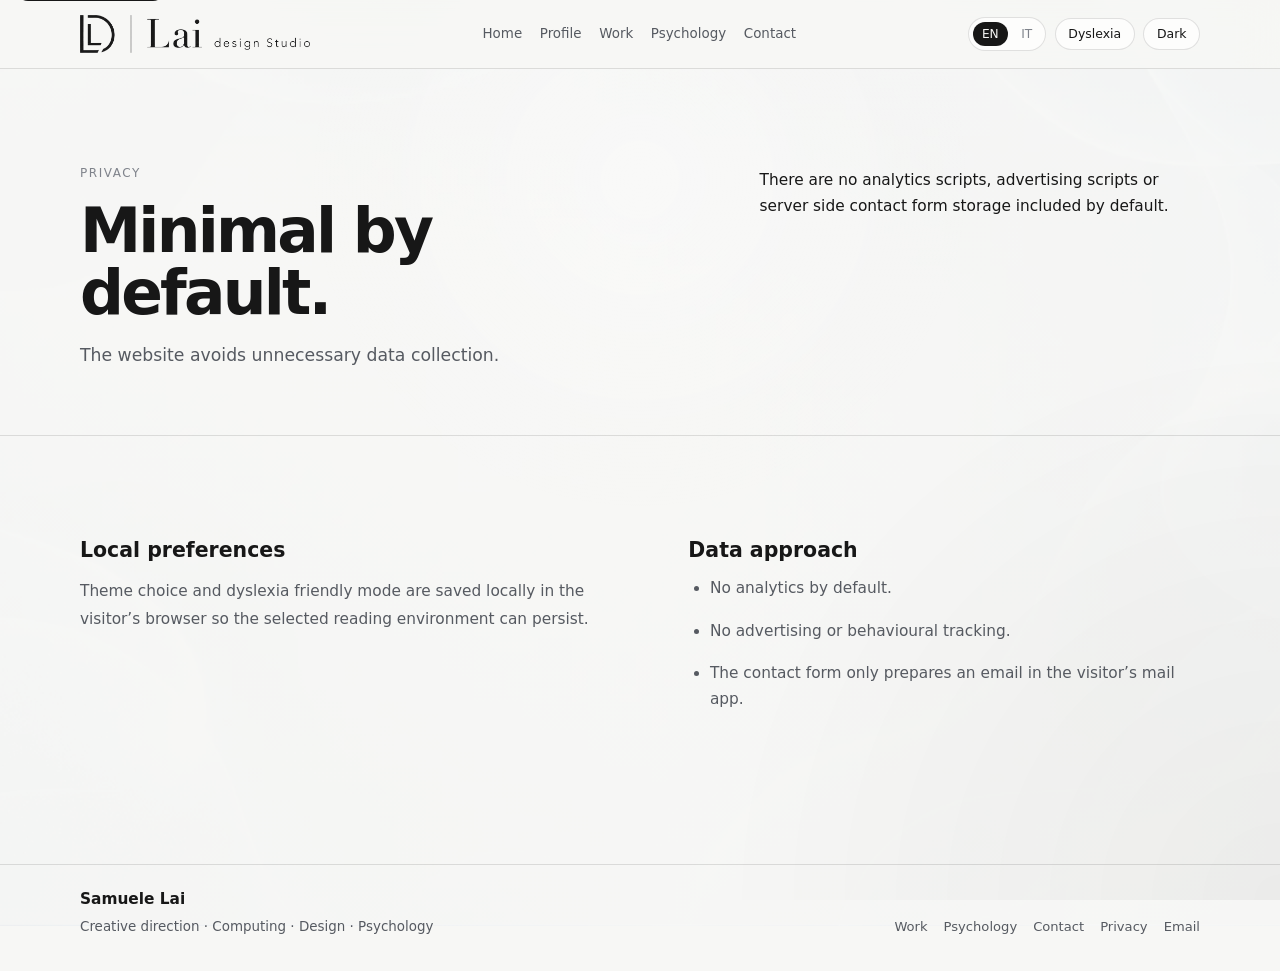
<file: privacy.html>
<!DOCTYPE html>

<html data-theme="light" lang="en">
<head>
  <meta name="viewport" content="width=device-width, initial-scale=1, viewport-fit=cover">
<title>Privacy | Lai Design Studio</title>
  <meta name="description" content="Privacy information for Lai Design Studio, including local preferences, theme settings, dyslexia mode and minimal data collection.">
  <meta name="author" content="Samuele Lai">
  <link rel="canonical" href="https://laidesign.studio/privacy.html">
  <meta name="robots" content="index, follow, max-image-preview:large">
  <meta name="theme-color" content="#0d0d0e" media="(prefers-color-scheme: dark)">
  <meta name="theme-color" content="#f7f7f5" media="(prefers-color-scheme: light)">
  <meta property="og:site_name" content="Lai Design Studio">
  <meta property="og:type" content="website">
  <meta property="og:title" content="Privacy | Lai Design Studio">
  <meta property="og:description" content="Privacy information for Lai Design Studio, including local preferences, theme settings, dyslexia mode and minimal data collection.">
  <meta property="og:url" content="https://laidesign.studio/privacy.html">
  <meta property="og:image" content="https://laidesign.studio/assets/img/og-home.png">
  <meta property="og:image:width" content="1200">
  <meta property="og:image:height" content="630">
  <meta property="og:locale" content="en_GB">
  <meta property="og:locale:alternate" content="it_IT">
  <meta name="twitter:card" content="summary_large_image">
  <meta name="twitter:title" content="Privacy | Lai Design Studio">
  <meta name="twitter:description" content="Privacy information for Lai Design Studio, including local preferences, theme settings, dyslexia mode and minimal data collection.">
  <meta name="twitter:image" content="https://laidesign.studio/assets/img/og-home.png">
  <script type="application/ld+json">{"@context":"https://schema.org","@graph":[{"@type":"Person","@id":"https://laidesign.studio/#samuele-lai","name":"Samuele Lai","url":"https://laidesign.studio","email":"samuelelai@laidesign.studio","jobTitle":"Digital designer, UI UX practitioner and psychology informed researcher","worksFor":{"@id":"https://laidesign.studio/#organization"},"knowsAbout":["UI and UX","Custom coded websites","Design systems","Digital strategy","Psychology informed design","Animation film judging","Film festival digital systems"]},{"@type":"Organization","@id":"https://laidesign.studio/#organization","name":"Lai Design Studio","url":"https://laidesign.studio","email":"samuelelai@laidesign.studio","logo":"https://laidesign.studio/assets/img/lai-design-logo.png","founder":{"@id":"https://laidesign.studio/#samuele-lai"}},{"@type":"WebSite","@id":"https://laidesign.studio/#website","name":"Lai Design Studio","url":"https://laidesign.studio","inLanguage":["en","it"],"publisher":{"@id":"https://laidesign.studio/#organization"}},{"@type":"WebPage","@id":"https://laidesign.studio/privacy.html#webpage","url":"https://laidesign.studio/privacy.html","name":"Privacy | Lai Design Studio","description":"Privacy information for Lai Design Studio, including local preferences, theme settings, dyslexia mode and minimal data collection.","isPartOf":{"@id":"https://laidesign.studio/#website"},"image":"https://laidesign.studio/assets/img/og-home.png","inLanguage":["en","it"]}]}</script>
<meta charset="utf-8"/>
<meta content="Samuele Lai" name="author"/>
<meta content="website" property="og:type"/>
<meta content="assets/img/og image.svg" property="og:image"/>
<link href="assets/img/mark.svg" rel="icon" type="image/svg+xml"/>
<link href="manifest.webmanifest" rel="manifest"/>
<link href="assets/css/styles.css?v=mobile-hamburger-no-gold-2" rel="stylesheet"/>
<script defer="" src="assets/js/main.js?v=mobile-hamburger-no-gold-2"></script>
<meta content="Privacy information for the Samuele Lai website." name="description"/>
<meta content="Privacy: Samuele Lai" property="og:title"/>
<meta content="Privacy information for the Samuele Lai website." property="og:description"/>
<style id="sl-simple-mobile-menu-css">
.sl-mobile-menu-trigger{display:none}.sl-mobile-menu{display:none}
@media (max-width:980px){
  .navbar{grid-template-columns:minmax(0,1fr) auto!important}
  .nav-links{display:none!important}
  .nav-actions .lang-switch,.nav-actions [data-dyslexia-toggle],.nav-actions [data-theme-toggle]{display:none!important}
  .sl-mobile-menu-trigger{display:inline-flex!important;align-items:center;justify-content:center;min-width:4.9rem;min-height:2.8rem;border:1px solid var(--line);border-radius:999px;background:color-mix(in srgb,var(--bg) 74%,transparent);color:var(--text);font:inherit;font-size:.9rem;line-height:1;cursor:pointer;-webkit-tap-highlight-color:transparent}
  body.sl-menu-open{overflow:hidden!important}
  .sl-mobile-menu{position:fixed;inset:0;z-index:999999;display:none;background:linear-gradient(90deg,color-mix(in srgb,var(--bg) 82%,transparent) 0%,color-mix(in srgb,var(--bg) 97%,transparent) 42%,var(--bg) 100%),radial-gradient(circle at 80% 10%,rgba(200,168,110,.14),transparent 28rem),var(--bg);color:var(--text);overflow-y:auto;overscroll-behavior:contain;opacity:0;transform:translateX(1.5rem);transition:opacity .2s ease,transform .2s ease}
  .sl-mobile-menu.is-open{display:block!important;opacity:1;transform:translateX(0)}
  .sl-mobile-menu-panel{min-height:100dvh;display:grid;grid-template-rows:auto 1fr auto;padding:1.1rem 1.2rem 2rem;gap:2.2rem}
  .sl-mobile-menu-top{display:flex;align-items:center;justify-content:space-between;gap:1rem}
  .sl-mobile-menu-logo{width:min(150px,42vw);height:auto}
  .sl-mobile-menu-close{width:3.6rem;height:3.6rem;border:0;border-radius:999px;background:var(--surface);color:#050505;font-size:2.2rem;line-height:1;cursor:pointer;-webkit-tap-highlight-color:transparent}
  .sl-mobile-menu-links{display:grid;align-content:center;gap:0;border-top:1px solid var(--line)}
  .sl-mobile-menu-link{display:flex;align-items:center;justify-content:space-between;gap:1rem;padding:1.1rem 0;border-bottom:1px solid var(--line);color:var(--text);text-decoration:none;text-transform:uppercase;letter-spacing:.18em;font-size:clamp(1.25rem,6.5vw,2.1rem);font-weight:700}
  .sl-mobile-menu-link span:last-child{color:var(--muted);font-size:1.5rem;letter-spacing:0}
  .sl-mobile-menu-bottom{display:grid;gap:1.2rem;border-top:1px solid var(--line);padding-top:1.2rem}
  .sl-mobile-menu-label{margin:0 0 .6rem;color:var(--muted);text-transform:uppercase;letter-spacing:.17em;font-size:.7rem}
  .sl-mobile-menu-controls{display:grid;grid-template-columns:1fr 1fr;gap:.65rem}
  .sl-mobile-menu-control{min-height:3.15rem;border:1px solid var(--line);border-radius:999px;background:var(--surface);color:var(--text);font:inherit;font-size:.9rem;cursor:pointer;-webkit-tap-highlight-color:transparent}
  .sl-mobile-menu-control.is-active{background:var(--text);color:var(--bg);border-color:var(--text)}
}
@media (max-width:430px){
  .sl-mobile-menu-panel{padding-inline:1rem}
  .sl-mobile-menu-controls{grid-template-columns:1fr}
  .sl-mobile-menu-link{font-size:clamp(1.1rem,6vw,1.65rem)}
}
</style>
<style id="sl-mobile-hamburger-no-gold-css">
@media (max-width:980px){
  .sl-mobile-menu-trigger{
    width:3.05rem!important;
    min-width:3.05rem!important;
    height:3.05rem!important;
    min-height:3.05rem!important;
    padding:0!important;
    border:1px solid var(--line)!important;
    border-radius:999px!important;
    background:color-mix(in srgb,var(--bg) 78%,transparent)!important;
    color:var(--text)!important;
  }

  .hamburger-lines{
    width:1.12rem;
    height:.82rem;
    display:grid;
    align-content:space-between;
  }

  .hamburger-lines span{
    display:block;
    width:100%;
    height:1.5px;
    border-radius:999px;
    background:currentColor;
    transform-origin:center;
    transition:transform .18s ease,opacity .18s ease;
  }

  body.sl-menu-open .hamburger-lines span:nth-child(1){
    transform:translateY(.34rem) rotate(45deg);
  }

  body.sl-menu-open .hamburger-lines span:nth-child(2){
    opacity:0;
  }

  body.sl-menu-open .hamburger-lines span:nth-child(3){
    transform:translateY(-.34rem) rotate(-45deg);
  }

  .sl-mobile-menu{
    background:
      linear-gradient(90deg,color-mix(in srgb,var(--bg) 86%,transparent) 0%,color-mix(in srgb,var(--bg) 98%,transparent) 45%,var(--bg) 100%),
      radial-gradient(circle at 82% 12%,color-mix(in srgb,var(--text) 7%,transparent),transparent 28rem),
      var(--bg)!important;
  }

  .sl-mobile-menu-close{
    border:1px solid var(--line)!important;
    background:var(--surface)!important;
    color:var(--text)!important;
    box-shadow:none!important;
  }

  .sl-mobile-menu-link span:last-child{
    color:var(--muted)!important;
  }

  .sl-mobile-menu-control.is-active{
    background:var(--text)!important;
    color:var(--bg)!important;
    border-color:var(--text)!important;
  }

  .sl-mobile-menu-control{
    background:var(--surface)!important;
    color:var(--text)!important;
  }

  a:focus-visible,
  button:focus-visible{
    outline:2px solid currentColor!important;
    outline-offset:3px!important;
  }
}

@media (max-width:430px){
  .sl-mobile-menu-top{padding-top:.35rem;}
  .sl-mobile-menu-trigger{
    width:2.9rem!important;
    min-width:2.9rem!important;
    height:2.9rem!important;
    min-height:2.9rem!important;
  }
}
</style>
</head>
<body>
<a class="skip-link" href="#main">Skip to content</a>
<div class="site-shell">
<header class="header">
  <div class="container navbar">
    <a aria-label="Lai Design Studio home" class="brand" href="index.html">
      <picture>
        <source srcset="assets/img/lai-design-logo.webp" type="image/webp">
        <img alt="Lai Design Studio" class="brand-logo" src="assets/img/lai-design-logo.png" decoding="async" width="900" height="147">
      </picture>
    </a>

    <nav aria-label="Primary navigation" class="nav-links">
      <a data-i18n="nav.home" href="index.html">Home</a>
      <a data-i18n="nav.profile" href="profile.html">Profile</a>
      <a data-i18n="nav.work" href="work.html">Work</a>
      <a data-i18n="nav.psychology" href="psychology.html">Psychology</a>
      <a data-i18n="nav.contact" href="contact.html">Contact</a>
    </nav>

    <div class="nav-actions">
      <div aria-label="Language selector" class="lang-switch">
        <button aria-pressed="true" data-lang="en" type="button">EN</button>
        <button aria-pressed="false" data-lang="it" type="button">IT</button>
      </div>
      <button aria-label="Toggle dyslexia-friendly reading mode" aria-pressed="false" class="icon-button" data-dyslexia-toggle="" data-i18n="ui.dyslexia" type="button">Dyslexia</button>
      <button aria-label="Switch colour theme" class="icon-button" data-i18n="ui.dark" data-theme-toggle="" type="button">Dark</button>
      <button class="sl-mobile-menu-trigger" data-sl-menu-open type="button" aria-controls="slMobileMenu" aria-expanded="false" aria-label="Open mobile menu">
  <span class="hamburger-lines" aria-hidden="true">
    <span></span>
    <span></span>
    <span></span>
  </span>
</button>
    </div>
  </div>
</header>
<div class="sl-mobile-menu" id="slMobileMenu" data-sl-mobile-menu aria-hidden="true" role="dialog" aria-modal="true" aria-label="Mobile menu">
  <div class="sl-mobile-menu-panel">
    <div class="sl-mobile-menu-top">
      <img class="sl-mobile-menu-logo" src="assets/img/lai-design-logo.png" alt="Lai Design Studio">
      <button class="sl-mobile-menu-close" data-sl-menu-close type="button" aria-label="Close menu">×</button>
    </div>

    <nav class="sl-mobile-menu-links" aria-label="Mobile navigation">
      <a class="sl-mobile-menu-link" data-sl-close-link href="index.html"><span data-i18n="nav.home">Home</span><span>+</span></a>
      <a class="sl-mobile-menu-link" data-sl-close-link href="profile.html"><span data-i18n="nav.profile">Profile</span><span>+</span></a>
      <a class="sl-mobile-menu-link" data-sl-close-link href="work.html"><span data-i18n="nav.work">Work</span><span>+</span></a>
      <a class="sl-mobile-menu-link" data-sl-close-link href="psychology.html"><span data-i18n="nav.psychology">Psychology</span><span>+</span></a>
      <a class="sl-mobile-menu-link" data-sl-close-link href="contact.html"><span data-i18n="nav.contact">Contact</span><span>+</span></a>
    </nav>

    <div class="sl-mobile-menu-bottom">
      <div>
        <p class="sl-mobile-menu-label">Language</p>
        <div class="sl-mobile-menu-controls">
          <button class="sl-mobile-menu-control" data-sl-lang="en" type="button">EN</button>
          <button class="sl-mobile-menu-control" data-sl-lang="it" type="button">IT</button>
        </div>
      </div>
      <div>
        <p class="sl-mobile-menu-label">Preferences</p>
        <div class="sl-mobile-menu-controls">
          <button class="sl-mobile-menu-control" data-sl-theme type="button">Dark</button>
          <button class="sl-mobile-menu-control" data-sl-dyslexia type="button">Dyslexia</button>
        </div>
      </div>
    </div>
  </div>
</div>
<main class="page-main" id="main">
<section class="page-intro">
<div class="container intro-grid">
<div class="reveal">
<p class="kicker"><span data-i18n="privacy.kicker">Privacy</span></p>
<h1><span data-i18n="privacy.title">Minimal by default.</span></h1>
<p class="lead"><span data-i18n="privacy.lead">The website avoids unnecessary data collection.</span></p>
</div>
<div class="reveal">
<p><span data-i18n="privacy.side">There are no analytics scripts, advertising scripts or server side contact form storage included by default.</span></p>
</div>
</div>
</section>
<section class="section section-line">
<div class="container split-text">
<div class="text-block reveal">
<h3><span data-i18n="privacy.local.title">Local preferences</span></h3>
<p><span data-i18n="privacy.local.text">Theme choice and dyslexia friendly mode are saved locally in the visitor’s browser so the selected reading environment can persist.</span></p>
</div>
<div class="list-block reveal">
<h3><span data-i18n="privacy.data.title">Data approach</span></h3>
<ul class="detail-list">
<li>No analytics by default.</li>
<li>No advertising or behavioural tracking.</li>
<li>The contact form only prepares an email in the visitor’s mail app.</li>
</ul>
</div>
</div>
</section>
</main>
<footer class="footer">
<div class="container footer-grid">
<div>
<strong>Samuele Lai</strong>
<p><span data-i18n="home.portraitNote">Creative direction · Computing · Design · Psychology</span></p>
</div>
<div class="footer-links">
<a data-i18n="nav.work" href="work.html">Work</a>
<a data-i18n="nav.psychology" href="psychology.html">Psychology</a>
<a data-i18n="nav.contact" href="contact.html">Contact</a>
<a href="privacy.html">Privacy</a>
<a href="mailto:samuelelai@laidesign.studio">Email</a>
</div>
</div>
</footer>
</div>
<script id="sl-simple-mobile-menu-js">
(function(){function ready(fn){if(document.readyState==="loading")document.addEventListener("DOMContentLoaded",fn);else fn();}
ready(function(){
  var root=document.documentElement,body=document.body;
  var openButton=document.querySelector("[data-sl-menu-open]");
  var menu=document.querySelector("[data-sl-mobile-menu]");
  var closeButton=document.querySelector("[data-sl-menu-close]");
  if(!openButton||!menu||!closeButton)return;
  var firstLink=menu.querySelector("a");
  function currentLang(){var saved=localStorage.getItem("site-lang");if(saved==="it"||saved==="en")return saved;return document.documentElement.lang==="it"?"it":"en";}
  function openMenu(){menu.classList.add("is-open");body.classList.add("sl-menu-open");menu.setAttribute("aria-hidden","false");openButton.setAttribute("aria-expanded","true");setTimeout(function(){if(firstLink)firstLink.focus({preventScroll:true});},60);}
  function closeMenu(){menu.classList.remove("is-open");body.classList.remove("sl-menu-open");menu.setAttribute("aria-hidden","true");openButton.setAttribute("aria-expanded","false");}
  function syncControls(){var lang=currentLang();var isDark=root.getAttribute("data-theme")==="dark";var isDyslexia=body.classList.contains("dyslexia-mode");
    menu.querySelectorAll("[data-sl-lang]").forEach(function(button){button.classList.toggle("is-active",button.getAttribute("data-sl-lang")===lang);});
    menu.querySelectorAll("[data-sl-theme]").forEach(function(button){button.textContent=isDark?(lang==="it"?"Chiaro":"Light"):(lang==="it"?"Scuro":"Dark");button.classList.toggle("is-active",isDark);});
    menu.querySelectorAll("[data-sl-dyslexia]").forEach(function(button){button.textContent="Dyslexia";button.classList.toggle("is-active",isDyslexia);});
  }
  openButton.addEventListener("click",function(event){event.preventDefault();openMenu();});
  closeButton.addEventListener("click",function(event){event.preventDefault();closeMenu();});
  menu.addEventListener("click",function(event){if(event.target===menu)closeMenu();});
  menu.querySelectorAll("[data-sl-close-link]").forEach(function(link){link.addEventListener("click",closeMenu);});
  document.addEventListener("keydown",function(event){if(event.key==="Escape")closeMenu();});
  menu.querySelectorAll("[data-sl-lang]").forEach(function(button){button.addEventListener("click",function(){var lang=button.getAttribute("data-sl-lang");localStorage.setItem("site-lang",lang);if(typeof window.applySiteLanguage==="function"){window.applySiteLanguage(lang);}else{document.documentElement.lang=lang;}syncControls();});});
  menu.querySelectorAll("[data-sl-theme]").forEach(function(button){button.addEventListener("click",function(){var next=root.getAttribute("data-theme")==="dark"?"light":"dark";root.setAttribute("data-theme",next);localStorage.setItem("site-theme",next);syncControls();});});
  menu.querySelectorAll("[data-sl-dyslexia]").forEach(function(button){button.addEventListener("click",function(){var active=body.classList.toggle("dyslexia-mode");localStorage.setItem("site-dyslexia",String(active));syncControls();});});
  window.addEventListener("storage",syncControls);syncControls();
});})();
</script>
</body>
</html>
</file>
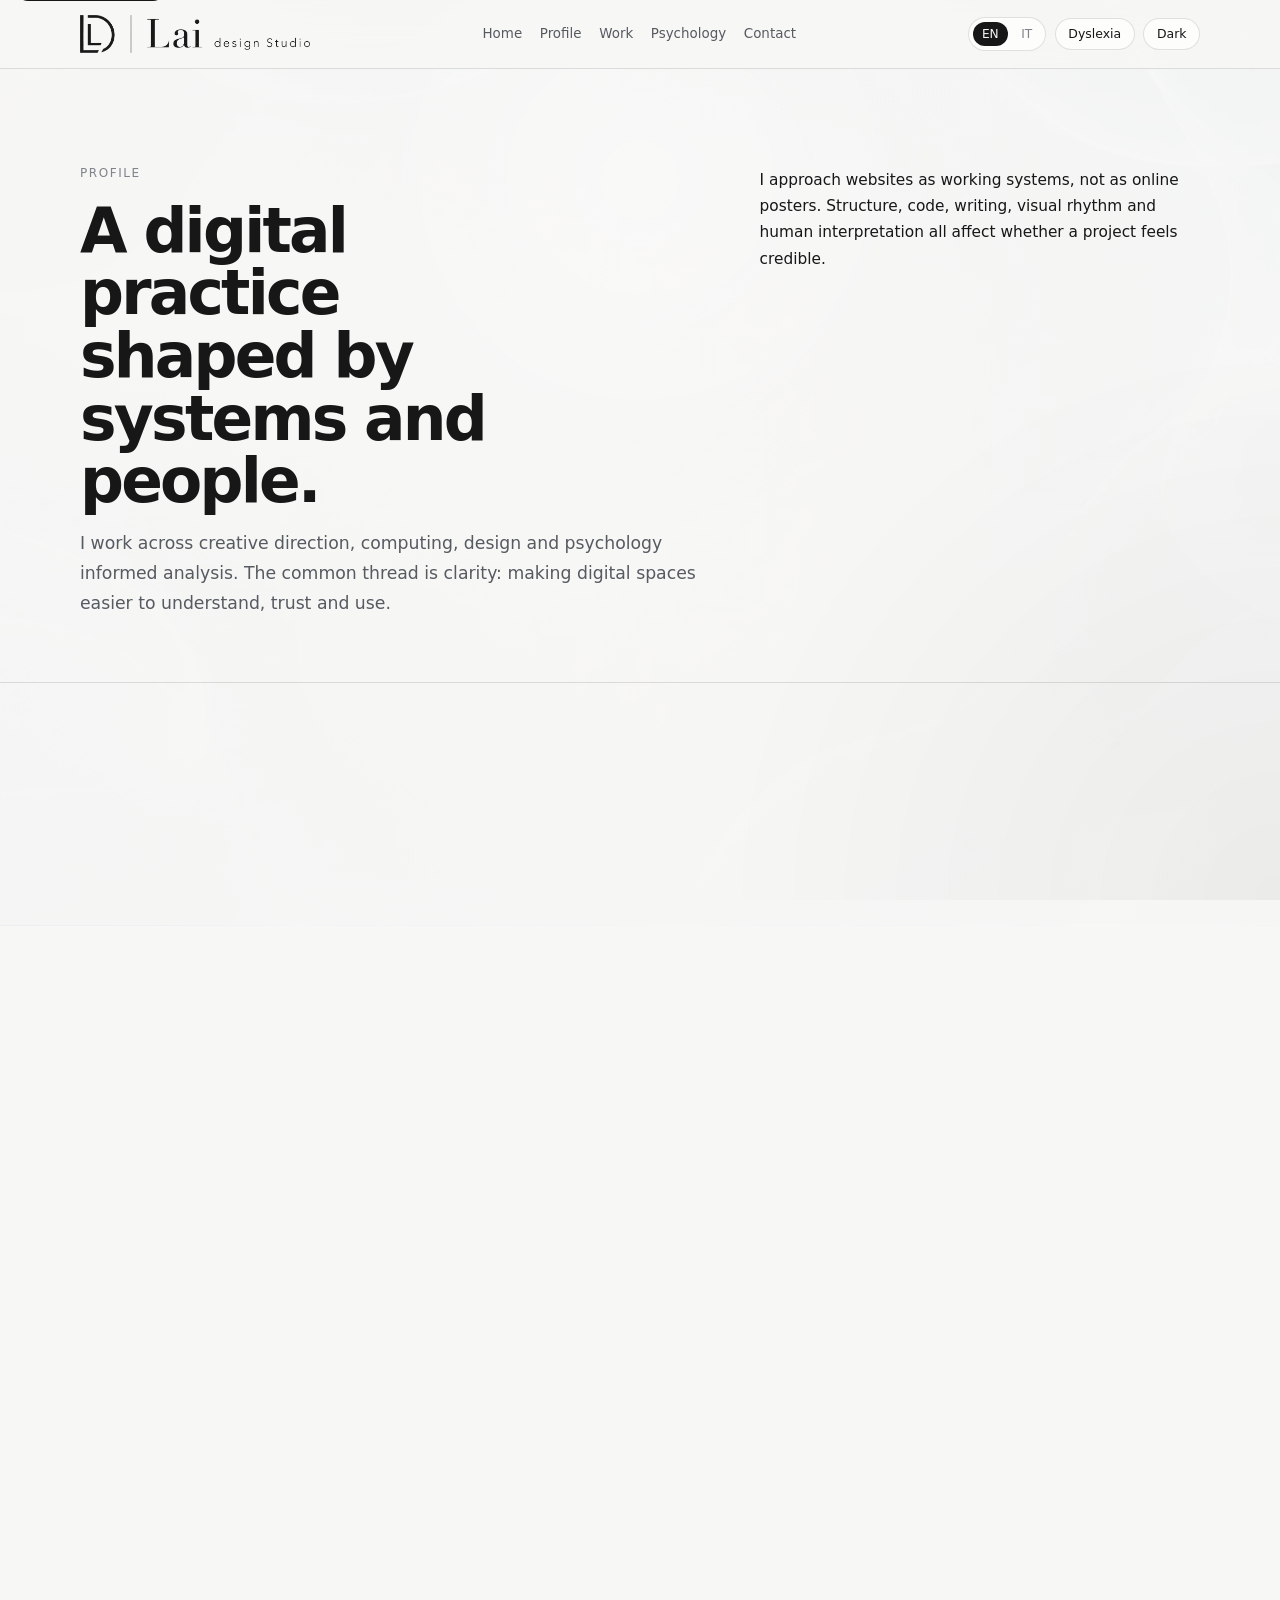
<file: profile.html>
<!DOCTYPE html>

<html data-theme="light" lang="en">
<head>
  <meta name="viewport" content="width=device-width, initial-scale=1, viewport-fit=cover">
<title>Profile | Samuele Lai and Lai Design Studio</title>
  <meta name="description" content="Profile of Samuele Lai, working across digital direction, UI UX, custom coded websites, film judging, animation research and psychology informed design.">
  <meta name="author" content="Samuele Lai">
  <link rel="canonical" href="https://laidesign.studio/profile.html">
  <meta name="robots" content="index, follow, max-image-preview:large">
  <meta name="theme-color" content="#0d0d0e" media="(prefers-color-scheme: dark)">
  <meta name="theme-color" content="#f7f7f5" media="(prefers-color-scheme: light)">
  <meta property="og:site_name" content="Lai Design Studio">
  <meta property="og:type" content="profile">
  <meta property="og:title" content="Profile | Samuele Lai and Lai Design Studio">
  <meta property="og:description" content="Profile of Samuele Lai, working across digital direction, UI UX, custom coded websites, film judging, animation research and psychology informed design.">
  <meta property="og:url" content="https://laidesign.studio/profile.html">
  <meta property="og:image" content="https://laidesign.studio/assets/img/og-home.png">
  <meta property="og:image:width" content="1200">
  <meta property="og:image:height" content="630">
  <meta property="og:locale" content="en_GB">
  <meta property="og:locale:alternate" content="it_IT">
  <meta name="twitter:card" content="summary_large_image">
  <meta name="twitter:title" content="Profile | Samuele Lai and Lai Design Studio">
  <meta name="twitter:description" content="Profile of Samuele Lai, working across digital direction, UI UX, custom coded websites, film judging, animation research and psychology informed design.">
  <meta name="twitter:image" content="https://laidesign.studio/assets/img/og-home.png">
  <script type="application/ld+json">{"@context":"https://schema.org","@graph":[{"@type":"Person","@id":"https://laidesign.studio/#samuele-lai","name":"Samuele Lai","url":"https://laidesign.studio","email":"samuelelai@laidesign.studio","jobTitle":"Digital designer, UI UX practitioner and psychology informed researcher","worksFor":{"@id":"https://laidesign.studio/#organization"},"knowsAbout":["UI and UX","Custom coded websites","Design systems","Digital strategy","Psychology informed design","Animation film judging","Film festival digital systems"]},{"@type":"Organization","@id":"https://laidesign.studio/#organization","name":"Lai Design Studio","url":"https://laidesign.studio","email":"samuelelai@laidesign.studio","logo":"https://laidesign.studio/assets/img/lai-design-logo.png","founder":{"@id":"https://laidesign.studio/#samuele-lai"}},{"@type":"WebSite","@id":"https://laidesign.studio/#website","name":"Lai Design Studio","url":"https://laidesign.studio","inLanguage":["en","it"],"publisher":{"@id":"https://laidesign.studio/#organization"}},{"@type":"WebPage","@id":"https://laidesign.studio/profile.html#webpage","url":"https://laidesign.studio/profile.html","name":"Profile | Samuele Lai and Lai Design Studio","description":"Profile of Samuele Lai, working across digital direction, UI UX, custom coded websites, film judging, animation research and psychology informed design.","isPartOf":{"@id":"https://laidesign.studio/#website"},"image":"https://laidesign.studio/assets/img/og-home.png","inLanguage":["en","it"]}]}</script>
<meta charset="utf-8"/>
<meta content="Samuele Lai" name="author"/>
<meta content="website" property="og:type"/>
<meta content="assets/img/og image.svg" property="og:image"/>
<link href="assets/img/mark.svg" rel="icon" type="image/svg+xml"/>
<link href="manifest.webmanifest" rel="manifest"/>
<link href="assets/css/styles.css?v=mobile-hamburger-no-gold-2" rel="stylesheet"/>
<script defer="" src="assets/js/main.js?v=mobile-hamburger-no-gold-2"></script>
<meta content="Professional profile for Samuele Lai: creative direction, computing, design and psychology informed communication." name="description"/>
<meta content="Profile: Samuele Lai" property="og:title"/>
<meta content="Professional profile for Samuele Lai: creative direction, computing, design and psychology informed communication." property="og:description"/>
<style id="sl-simple-mobile-menu-css">
.sl-mobile-menu-trigger{display:none}.sl-mobile-menu{display:none}
@media (max-width:980px){
  .navbar{grid-template-columns:minmax(0,1fr) auto!important}
  .nav-links{display:none!important}
  .nav-actions .lang-switch,.nav-actions [data-dyslexia-toggle],.nav-actions [data-theme-toggle]{display:none!important}
  .sl-mobile-menu-trigger{display:inline-flex!important;align-items:center;justify-content:center;min-width:4.9rem;min-height:2.8rem;border:1px solid var(--line);border-radius:999px;background:color-mix(in srgb,var(--bg) 74%,transparent);color:var(--text);font:inherit;font-size:.9rem;line-height:1;cursor:pointer;-webkit-tap-highlight-color:transparent}
  body.sl-menu-open{overflow:hidden!important}
  .sl-mobile-menu{position:fixed;inset:0;z-index:999999;display:none;background:linear-gradient(90deg,color-mix(in srgb,var(--bg) 82%,transparent) 0%,color-mix(in srgb,var(--bg) 97%,transparent) 42%,var(--bg) 100%),radial-gradient(circle at 80% 10%,rgba(200,168,110,.14),transparent 28rem),var(--bg);color:var(--text);overflow-y:auto;overscroll-behavior:contain;opacity:0;transform:translateX(1.5rem);transition:opacity .2s ease,transform .2s ease}
  .sl-mobile-menu.is-open{display:block!important;opacity:1;transform:translateX(0)}
  .sl-mobile-menu-panel{min-height:100dvh;display:grid;grid-template-rows:auto 1fr auto;padding:1.1rem 1.2rem 2rem;gap:2.2rem}
  .sl-mobile-menu-top{display:flex;align-items:center;justify-content:space-between;gap:1rem}
  .sl-mobile-menu-logo{width:min(150px,42vw);height:auto}
  .sl-mobile-menu-close{width:3.6rem;height:3.6rem;border:0;border-radius:999px;background:var(--surface);color:#050505;font-size:2.2rem;line-height:1;cursor:pointer;-webkit-tap-highlight-color:transparent}
  .sl-mobile-menu-links{display:grid;align-content:center;gap:0;border-top:1px solid var(--line)}
  .sl-mobile-menu-link{display:flex;align-items:center;justify-content:space-between;gap:1rem;padding:1.1rem 0;border-bottom:1px solid var(--line);color:var(--text);text-decoration:none;text-transform:uppercase;letter-spacing:.18em;font-size:clamp(1.25rem,6.5vw,2.1rem);font-weight:700}
  .sl-mobile-menu-link span:last-child{color:var(--muted);font-size:1.5rem;letter-spacing:0}
  .sl-mobile-menu-bottom{display:grid;gap:1.2rem;border-top:1px solid var(--line);padding-top:1.2rem}
  .sl-mobile-menu-label{margin:0 0 .6rem;color:var(--muted);text-transform:uppercase;letter-spacing:.17em;font-size:.7rem}
  .sl-mobile-menu-controls{display:grid;grid-template-columns:1fr 1fr;gap:.65rem}
  .sl-mobile-menu-control{min-height:3.15rem;border:1px solid var(--line);border-radius:999px;background:var(--surface);color:var(--text);font:inherit;font-size:.9rem;cursor:pointer;-webkit-tap-highlight-color:transparent}
  .sl-mobile-menu-control.is-active{background:var(--text);color:var(--bg);border-color:var(--text)}
}
@media (max-width:430px){
  .sl-mobile-menu-panel{padding-inline:1rem}
  .sl-mobile-menu-controls{grid-template-columns:1fr}
  .sl-mobile-menu-link{font-size:clamp(1.1rem,6vw,1.65rem)}
}
</style>
<style id="sl-mobile-hamburger-no-gold-css">
@media (max-width:980px){
  .sl-mobile-menu-trigger{
    width:3.05rem!important;
    min-width:3.05rem!important;
    height:3.05rem!important;
    min-height:3.05rem!important;
    padding:0!important;
    border:1px solid var(--line)!important;
    border-radius:999px!important;
    background:color-mix(in srgb,var(--bg) 78%,transparent)!important;
    color:var(--text)!important;
  }

  .hamburger-lines{
    width:1.12rem;
    height:.82rem;
    display:grid;
    align-content:space-between;
  }

  .hamburger-lines span{
    display:block;
    width:100%;
    height:1.5px;
    border-radius:999px;
    background:currentColor;
    transform-origin:center;
    transition:transform .18s ease,opacity .18s ease;
  }

  body.sl-menu-open .hamburger-lines span:nth-child(1){
    transform:translateY(.34rem) rotate(45deg);
  }

  body.sl-menu-open .hamburger-lines span:nth-child(2){
    opacity:0;
  }

  body.sl-menu-open .hamburger-lines span:nth-child(3){
    transform:translateY(-.34rem) rotate(-45deg);
  }

  .sl-mobile-menu{
    background:
      linear-gradient(90deg,color-mix(in srgb,var(--bg) 86%,transparent) 0%,color-mix(in srgb,var(--bg) 98%,transparent) 45%,var(--bg) 100%),
      radial-gradient(circle at 82% 12%,color-mix(in srgb,var(--text) 7%,transparent),transparent 28rem),
      var(--bg)!important;
  }

  .sl-mobile-menu-close{
    border:1px solid var(--line)!important;
    background:var(--surface)!important;
    color:var(--text)!important;
    box-shadow:none!important;
  }

  .sl-mobile-menu-link span:last-child{
    color:var(--muted)!important;
  }

  .sl-mobile-menu-control.is-active{
    background:var(--text)!important;
    color:var(--bg)!important;
    border-color:var(--text)!important;
  }

  .sl-mobile-menu-control{
    background:var(--surface)!important;
    color:var(--text)!important;
  }

  a:focus-visible,
  button:focus-visible{
    outline:2px solid currentColor!important;
    outline-offset:3px!important;
  }
}

@media (max-width:430px){
  .sl-mobile-menu-top{padding-top:.35rem;}
  .sl-mobile-menu-trigger{
    width:2.9rem!important;
    min-width:2.9rem!important;
    height:2.9rem!important;
    min-height:2.9rem!important;
  }
}
</style>
</head>
<body>
<a class="skip-link" href="#main">Skip to content</a>
<div class="site-shell">
<header class="header">
  <div class="container navbar">
    <a aria-label="Lai Design Studio home" class="brand" href="index.html">
      <picture>
        <source srcset="assets/img/lai-design-logo.webp" type="image/webp">
        <img alt="Lai Design Studio" class="brand-logo" src="assets/img/lai-design-logo.png" decoding="async" width="900" height="147">
      </picture>
    </a>

    <nav aria-label="Primary navigation" class="nav-links">
      <a data-i18n="nav.home" href="index.html">Home</a>
      <a data-i18n="nav.profile" href="profile.html">Profile</a>
      <a data-i18n="nav.work" href="work.html">Work</a>
      <a data-i18n="nav.psychology" href="psychology.html">Psychology</a>
      <a data-i18n="nav.contact" href="contact.html">Contact</a>
    </nav>

    <div class="nav-actions">
      <div aria-label="Language selector" class="lang-switch">
        <button aria-pressed="true" data-lang="en" type="button">EN</button>
        <button aria-pressed="false" data-lang="it" type="button">IT</button>
      </div>
      <button aria-label="Toggle dyslexia-friendly reading mode" aria-pressed="false" class="icon-button" data-dyslexia-toggle="" data-i18n="ui.dyslexia" type="button">Dyslexia</button>
      <button aria-label="Switch colour theme" class="icon-button" data-i18n="ui.dark" data-theme-toggle="" type="button">Dark</button>
      <button class="sl-mobile-menu-trigger" data-sl-menu-open type="button" aria-controls="slMobileMenu" aria-expanded="false" aria-label="Open mobile menu">
  <span class="hamburger-lines" aria-hidden="true">
    <span></span>
    <span></span>
    <span></span>
  </span>
</button>
    </div>
  </div>
</header>
<div class="sl-mobile-menu" id="slMobileMenu" data-sl-mobile-menu aria-hidden="true" role="dialog" aria-modal="true" aria-label="Mobile menu">
  <div class="sl-mobile-menu-panel">
    <div class="sl-mobile-menu-top">
      <img class="sl-mobile-menu-logo" src="assets/img/lai-design-logo.png" alt="Lai Design Studio">
      <button class="sl-mobile-menu-close" data-sl-menu-close type="button" aria-label="Close menu">×</button>
    </div>

    <nav class="sl-mobile-menu-links" aria-label="Mobile navigation">
      <a class="sl-mobile-menu-link" data-sl-close-link href="index.html"><span data-i18n="nav.home">Home</span><span>+</span></a>
      <a class="sl-mobile-menu-link" data-sl-close-link href="profile.html"><span data-i18n="nav.profile">Profile</span><span>+</span></a>
      <a class="sl-mobile-menu-link" data-sl-close-link href="work.html"><span data-i18n="nav.work">Work</span><span>+</span></a>
      <a class="sl-mobile-menu-link" data-sl-close-link href="psychology.html"><span data-i18n="nav.psychology">Psychology</span><span>+</span></a>
      <a class="sl-mobile-menu-link" data-sl-close-link href="contact.html"><span data-i18n="nav.contact">Contact</span><span>+</span></a>
    </nav>

    <div class="sl-mobile-menu-bottom">
      <div>
        <p class="sl-mobile-menu-label">Language</p>
        <div class="sl-mobile-menu-controls">
          <button class="sl-mobile-menu-control" data-sl-lang="en" type="button">EN</button>
          <button class="sl-mobile-menu-control" data-sl-lang="it" type="button">IT</button>
        </div>
      </div>
      <div>
        <p class="sl-mobile-menu-label">Preferences</p>
        <div class="sl-mobile-menu-controls">
          <button class="sl-mobile-menu-control" data-sl-theme type="button">Dark</button>
          <button class="sl-mobile-menu-control" data-sl-dyslexia type="button">Dyslexia</button>
        </div>
      </div>
    </div>
  </div>
</div>
<main class="page-main" id="main">
<section class="page-intro">
<div class="container intro-grid">
<div class="reveal">
<p class="kicker">Profile</p>
<h1><span data-i18n="profile.title">A digital practice shaped by systems and people.</span></h1>
<p class="lead"><span data-i18n="profile.lead">I work across creative direction, computing, design and psychology informed analysis. The common thread is clarity: making digital spaces easier to understand, trust and use.</span></p>
</div>
<div class="reveal">
<p><span data-i18n="profile.side">I approach websites as working systems, not as online posters. Structure, code, writing, visual rhythm and human interpretation all affect whether a project feels credible.</span></p>
</div>
</div>
</section>
<section class="section section-line">
<div class="container cutout-row reverse">
<div class="cutout-inline reveal">
<picture>
<source srcset="assets/img/persona-seated.webp" type="image/webp"/>
<img alt="Black and white cutout portrait of Samuele Lai seated." class="cutout-img" src="assets/img/persona-seated.png"/ decoding="async" width="1024" height="1536">
</picture>
</div>
<div class="text-block reveal">
<h3><span data-i18n="profile.focus.title">Professional focus</span></h3>
<p><span data-i18n="profile.focus.p1">I build and direct clean digital experiences for projects that need to feel serious without becoming cold. My work combines front end implementation, content structure, visual judgement and a psychology informed view of how people read, scan and decide.</span></p>
<p><span data-i18n="profile.focus.p2">The aim is simple: a digital presence that is beautiful enough to be remembered and clear enough to be useful.</span></p>
</div>
</div>
</section>
<section class="section section-line">
<div class="container identity-strip">
<div class="section-head reveal">
<p class="kicker" data-i18n="profile.media.kicker">Media judgement</p>
<h2 data-i18n="profile.media.title">Film evaluation is part of the practice.</h2>
<p data-i18n="profile.media.text">My work with Catalina also includes judging scripts and animated films. That role connects creative evaluation with the same concerns that shape my digital work: structure, pacing, visual clarity, audience engagement and emotional logic.</p>
</div>
<div class="identity-list reveal">
<div class="identity-row">
<span data-i18n="profile.media1.label">Story</span>
<div><h3 data-i18n="profile.media1.title">Narrative structure</h3><p data-i18n="profile.media1.text">I look at premise, development, rhythm, clarity, stakes and whether the story earns attention.</p></div>
</div>
<div class="identity-row">
<span data-i18n="profile.media2.label">Animation</span>
<div><h3 data-i18n="profile.media2.title">Visual and emotional craft</h3><p data-i18n="profile.media2.text">Animation is assessed through visual rhythm, emotional coherence, tone, world building and audience fit.</p></div>
</div>
<div class="identity-row">
<span data-i18n="profile.media3.label">Digital</span>
<div><h3 data-i18n="profile.media3.title">From judging to interface work</h3><p data-i18n="profile.media3.text">The same evaluative discipline helps me read websites as experiences with pacing, hierarchy, friction and narrative flow.</p></div>
</div>
</div>
</div>
</section>
<section class="section section-line">
<div class="container">
<div class="section-head reveal">
<div><p class="kicker"><span data-i18n="profile.principles.kicker">Principles</span></p><h2><span data-i18n="profile.principles.title">The work is designed to feel controlled.</span></h2></div>
<p><span data-i18n="profile.principles.text">Visual confidence comes from hierarchy, movement, space and precision, not from adding boxes to every section.</span></p>
</div>
<div class="row-list">
<div class="row-item reveal"><div class="row-label" data-i18n="profile.principle1.label">Creative</div><div class="row-content"><h3 data-i18n="profile.principle1.title">Atmosphere with purpose</h3><p data-i18n="profile.principle1.text">Visual language should create identity, but it must still serve navigation, comprehension and trust.</p></div><div></div></div>
<div class="row-item reveal"><div class="row-label" data-i18n="profile.principle2.label">Computing</div><div class="row-content"><h3 data-i18n="profile.principle2.title">Simple code, lower burden</h3><p data-i18n="profile.principle2.text">Efficient front end systems are easier to maintain, faster to load and less fragile over time.</p></div><div></div></div>
<div class="row-item reveal"><div class="row-label" data-i18n="profile.principle3.label">Design</div><div class="row-content"><h3 data-i18n="profile.principle3.title">Editorial restraint</h3><p data-i18n="profile.principle3.text">Smaller readable fonts, balanced spacing and subtle motion create a more mature interface.</p></div><div></div></div>
<div class="row-item reveal"><div class="row-label" data-i18n="profile.principle4.label">Psychology</div><div class="row-content"><h3 data-i18n="profile.principle4.title">Human interpretation matters</h3><p data-i18n="profile.principle4.text">People judge credibility quickly. Cognitive load, tone, evidence and clarity shape that judgement.</p></div><a class="row-link" data-i18n="nav.contact" href="contact.html">Contact</a></div>
</div>
</div>
</section>
</main>
<footer class="footer">
<div class="container footer-grid">
<div>
<strong>Samuele Lai</strong>
<p><span data-i18n="home.portraitNote">Creative direction · Computing · Design · Psychology</span></p>
</div>
<div class="footer-links">
<a data-i18n="nav.work" href="work.html">Work</a>
<a data-i18n="nav.psychology" href="psychology.html">Psychology</a>
<a data-i18n="nav.contact" href="contact.html">Contact</a>
<a href="privacy.html">Privacy</a>
<a href="mailto:samuelelai@laidesign.studio">Email</a>
</div>
</div>
</footer>
</div>
<script id="sl-simple-mobile-menu-js">
(function(){function ready(fn){if(document.readyState==="loading")document.addEventListener("DOMContentLoaded",fn);else fn();}
ready(function(){
  var root=document.documentElement,body=document.body;
  var openButton=document.querySelector("[data-sl-menu-open]");
  var menu=document.querySelector("[data-sl-mobile-menu]");
  var closeButton=document.querySelector("[data-sl-menu-close]");
  if(!openButton||!menu||!closeButton)return;
  var firstLink=menu.querySelector("a");
  function currentLang(){var saved=localStorage.getItem("site-lang");if(saved==="it"||saved==="en")return saved;return document.documentElement.lang==="it"?"it":"en";}
  function openMenu(){menu.classList.add("is-open");body.classList.add("sl-menu-open");menu.setAttribute("aria-hidden","false");openButton.setAttribute("aria-expanded","true");setTimeout(function(){if(firstLink)firstLink.focus({preventScroll:true});},60);}
  function closeMenu(){menu.classList.remove("is-open");body.classList.remove("sl-menu-open");menu.setAttribute("aria-hidden","true");openButton.setAttribute("aria-expanded","false");}
  function syncControls(){var lang=currentLang();var isDark=root.getAttribute("data-theme")==="dark";var isDyslexia=body.classList.contains("dyslexia-mode");
    menu.querySelectorAll("[data-sl-lang]").forEach(function(button){button.classList.toggle("is-active",button.getAttribute("data-sl-lang")===lang);});
    menu.querySelectorAll("[data-sl-theme]").forEach(function(button){button.textContent=isDark?(lang==="it"?"Chiaro":"Light"):(lang==="it"?"Scuro":"Dark");button.classList.toggle("is-active",isDark);});
    menu.querySelectorAll("[data-sl-dyslexia]").forEach(function(button){button.textContent="Dyslexia";button.classList.toggle("is-active",isDyslexia);});
  }
  openButton.addEventListener("click",function(event){event.preventDefault();openMenu();});
  closeButton.addEventListener("click",function(event){event.preventDefault();closeMenu();});
  menu.addEventListener("click",function(event){if(event.target===menu)closeMenu();});
  menu.querySelectorAll("[data-sl-close-link]").forEach(function(link){link.addEventListener("click",closeMenu);});
  document.addEventListener("keydown",function(event){if(event.key==="Escape")closeMenu();});
  menu.querySelectorAll("[data-sl-lang]").forEach(function(button){button.addEventListener("click",function(){var lang=button.getAttribute("data-sl-lang");localStorage.setItem("site-lang",lang);if(typeof window.applySiteLanguage==="function"){window.applySiteLanguage(lang);}else{document.documentElement.lang=lang;}syncControls();});});
  menu.querySelectorAll("[data-sl-theme]").forEach(function(button){button.addEventListener("click",function(){var next=root.getAttribute("data-theme")==="dark"?"light":"dark";root.setAttribute("data-theme",next);localStorage.setItem("site-theme",next);syncControls();});});
  menu.querySelectorAll("[data-sl-dyslexia]").forEach(function(button){button.addEventListener("click",function(){var active=body.classList.toggle("dyslexia-mode");localStorage.setItem("site-dyslexia",String(active));syncControls();});});
  window.addEventListener("storage",syncControls);syncControls();
});})();
</script>
</body>
</html>
</file>
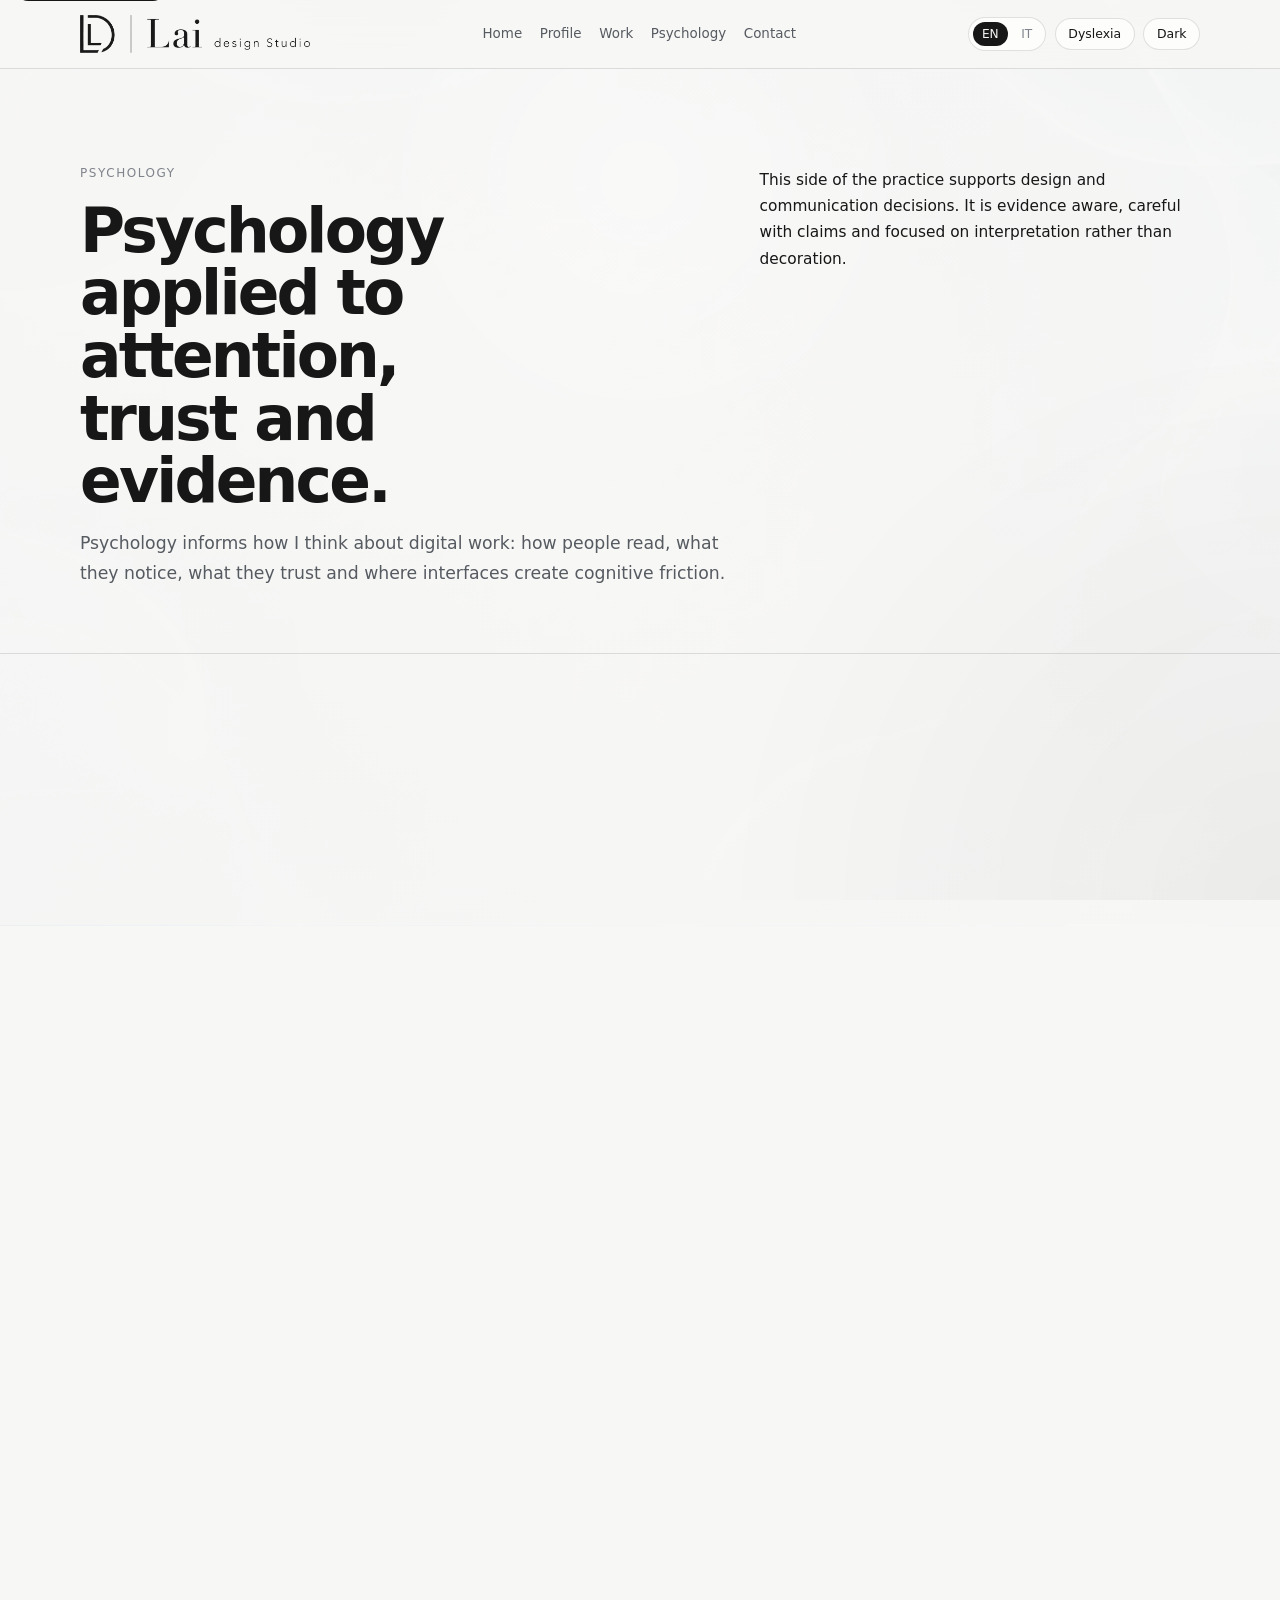
<file: psychology.html>
<!DOCTYPE html>

<html data-theme="light" lang="en">
<head>
  <meta name="viewport" content="width=device-width, initial-scale=1, viewport-fit=cover">
<title>Psychology and Research | Attention, Animation and Digital Judgement</title>
  <meta name="description" content="Psychology informed research by Samuele Lai on attention, children&#x27;s animation, audiovisual stimulation, media design and digital audience judgement.">
  <meta name="author" content="Samuele Lai">
  <link rel="canonical" href="https://laidesign.studio/psychology.html">
  <meta name="robots" content="index, follow, max-image-preview:large">
  <meta name="theme-color" content="#0d0d0e" media="(prefers-color-scheme: dark)">
  <meta name="theme-color" content="#f7f7f5" media="(prefers-color-scheme: light)">
  <meta property="og:site_name" content="Lai Design Studio">
  <meta property="og:type" content="website">
  <meta property="og:title" content="Psychology and Research | Attention, Animation and Digital Judgement">
  <meta property="og:description" content="Psychology informed research by Samuele Lai on attention, children&#x27;s animation, audiovisual stimulation, media design and digital audience judgement.">
  <meta property="og:url" content="https://laidesign.studio/psychology.html">
  <meta property="og:image" content="https://laidesign.studio/assets/img/og-home.png">
  <meta property="og:image:width" content="1200">
  <meta property="og:image:height" content="630">
  <meta property="og:locale" content="en_GB">
  <meta property="og:locale:alternate" content="it_IT">
  <meta name="twitter:card" content="summary_large_image">
  <meta name="twitter:title" content="Psychology and Research | Attention, Animation and Digital Judgement">
  <meta name="twitter:description" content="Psychology informed research by Samuele Lai on attention, children&#x27;s animation, audiovisual stimulation, media design and digital audience judgement.">
  <meta name="twitter:image" content="https://laidesign.studio/assets/img/og-home.png">
  <script type="application/ld+json">{"@context":"https://schema.org","@graph":[{"@type":"Person","@id":"https://laidesign.studio/#samuele-lai","name":"Samuele Lai","url":"https://laidesign.studio","email":"samuelelai@laidesign.studio","jobTitle":"Digital designer, UI UX practitioner and psychology informed researcher","worksFor":{"@id":"https://laidesign.studio/#organization"},"knowsAbout":["UI and UX","Custom coded websites","Design systems","Digital strategy","Psychology informed design","Animation film judging","Film festival digital systems"]},{"@type":"Organization","@id":"https://laidesign.studio/#organization","name":"Lai Design Studio","url":"https://laidesign.studio","email":"samuelelai@laidesign.studio","logo":"https://laidesign.studio/assets/img/lai-design-logo.png","founder":{"@id":"https://laidesign.studio/#samuele-lai"}},{"@type":"WebSite","@id":"https://laidesign.studio/#website","name":"Lai Design Studio","url":"https://laidesign.studio","inLanguage":["en","it"],"publisher":{"@id":"https://laidesign.studio/#organization"}},{"@type":"WebPage","@id":"https://laidesign.studio/psychology.html#webpage","url":"https://laidesign.studio/psychology.html","name":"Psychology and Research | Attention, Animation and Digital Judgement","description":"Psychology informed research by Samuele Lai on attention, children's animation, audiovisual stimulation, media design and digital audience judgement.","isPartOf":{"@id":"https://laidesign.studio/#website"},"image":"https://laidesign.studio/assets/img/og-home.png","inLanguage":["en","it"]}]}</script>
<meta charset="utf-8"/>
<meta content="Samuele Lai" name="author"/>
<meta content="website" property="og:type"/>
<meta content="assets/img/og image.svg" property="og:image"/>
<link href="assets/img/mark.svg" rel="icon" type="image/svg+xml"/>
<link href="manifest.webmanifest" rel="manifest"/>
<link href="assets/css/styles.css?v=mobile-hamburger-no-gold-2" rel="stylesheet"/>
<script defer="" src="assets/js/main.js?v=mobile-hamburger-no-gold-2"></script>
<meta content="Psychology informed digital work by Samuele Lai: attention, trust, evidence and cognitive load." name="description"/>
<meta content="Psychology: Samuele Lai" property="og:title"/>
<meta content="Psychology informed digital work by Samuele Lai: attention, trust, evidence and cognitive load." property="og:description"/>
<style id="sl-simple-mobile-menu-css">
.sl-mobile-menu-trigger{display:none}.sl-mobile-menu{display:none}
@media (max-width:980px){
  .navbar{grid-template-columns:minmax(0,1fr) auto!important}
  .nav-links{display:none!important}
  .nav-actions .lang-switch,.nav-actions [data-dyslexia-toggle],.nav-actions [data-theme-toggle]{display:none!important}
  .sl-mobile-menu-trigger{display:inline-flex!important;align-items:center;justify-content:center;min-width:4.9rem;min-height:2.8rem;border:1px solid var(--line);border-radius:999px;background:color-mix(in srgb,var(--bg) 74%,transparent);color:var(--text);font:inherit;font-size:.9rem;line-height:1;cursor:pointer;-webkit-tap-highlight-color:transparent}
  body.sl-menu-open{overflow:hidden!important}
  .sl-mobile-menu{position:fixed;inset:0;z-index:999999;display:none;background:linear-gradient(90deg,color-mix(in srgb,var(--bg) 82%,transparent) 0%,color-mix(in srgb,var(--bg) 97%,transparent) 42%,var(--bg) 100%),radial-gradient(circle at 80% 10%,rgba(200,168,110,.14),transparent 28rem),var(--bg);color:var(--text);overflow-y:auto;overscroll-behavior:contain;opacity:0;transform:translateX(1.5rem);transition:opacity .2s ease,transform .2s ease}
  .sl-mobile-menu.is-open{display:block!important;opacity:1;transform:translateX(0)}
  .sl-mobile-menu-panel{min-height:100dvh;display:grid;grid-template-rows:auto 1fr auto;padding:1.1rem 1.2rem 2rem;gap:2.2rem}
  .sl-mobile-menu-top{display:flex;align-items:center;justify-content:space-between;gap:1rem}
  .sl-mobile-menu-logo{width:min(150px,42vw);height:auto}
  .sl-mobile-menu-close{width:3.6rem;height:3.6rem;border:0;border-radius:999px;background:var(--surface);color:#050505;font-size:2.2rem;line-height:1;cursor:pointer;-webkit-tap-highlight-color:transparent}
  .sl-mobile-menu-links{display:grid;align-content:center;gap:0;border-top:1px solid var(--line)}
  .sl-mobile-menu-link{display:flex;align-items:center;justify-content:space-between;gap:1rem;padding:1.1rem 0;border-bottom:1px solid var(--line);color:var(--text);text-decoration:none;text-transform:uppercase;letter-spacing:.18em;font-size:clamp(1.25rem,6.5vw,2.1rem);font-weight:700}
  .sl-mobile-menu-link span:last-child{color:var(--muted);font-size:1.5rem;letter-spacing:0}
  .sl-mobile-menu-bottom{display:grid;gap:1.2rem;border-top:1px solid var(--line);padding-top:1.2rem}
  .sl-mobile-menu-label{margin:0 0 .6rem;color:var(--muted);text-transform:uppercase;letter-spacing:.17em;font-size:.7rem}
  .sl-mobile-menu-controls{display:grid;grid-template-columns:1fr 1fr;gap:.65rem}
  .sl-mobile-menu-control{min-height:3.15rem;border:1px solid var(--line);border-radius:999px;background:var(--surface);color:var(--text);font:inherit;font-size:.9rem;cursor:pointer;-webkit-tap-highlight-color:transparent}
  .sl-mobile-menu-control.is-active{background:var(--text);color:var(--bg);border-color:var(--text)}
}
@media (max-width:430px){
  .sl-mobile-menu-panel{padding-inline:1rem}
  .sl-mobile-menu-controls{grid-template-columns:1fr}
  .sl-mobile-menu-link{font-size:clamp(1.1rem,6vw,1.65rem)}
}
</style>
<style id="sl-mobile-hamburger-no-gold-css">
@media (max-width:980px){
  .sl-mobile-menu-trigger{
    width:3.05rem!important;
    min-width:3.05rem!important;
    height:3.05rem!important;
    min-height:3.05rem!important;
    padding:0!important;
    border:1px solid var(--line)!important;
    border-radius:999px!important;
    background:color-mix(in srgb,var(--bg) 78%,transparent)!important;
    color:var(--text)!important;
  }

  .hamburger-lines{
    width:1.12rem;
    height:.82rem;
    display:grid;
    align-content:space-between;
  }

  .hamburger-lines span{
    display:block;
    width:100%;
    height:1.5px;
    border-radius:999px;
    background:currentColor;
    transform-origin:center;
    transition:transform .18s ease,opacity .18s ease;
  }

  body.sl-menu-open .hamburger-lines span:nth-child(1){
    transform:translateY(.34rem) rotate(45deg);
  }

  body.sl-menu-open .hamburger-lines span:nth-child(2){
    opacity:0;
  }

  body.sl-menu-open .hamburger-lines span:nth-child(3){
    transform:translateY(-.34rem) rotate(-45deg);
  }

  .sl-mobile-menu{
    background:
      linear-gradient(90deg,color-mix(in srgb,var(--bg) 86%,transparent) 0%,color-mix(in srgb,var(--bg) 98%,transparent) 45%,var(--bg) 100%),
      radial-gradient(circle at 82% 12%,color-mix(in srgb,var(--text) 7%,transparent),transparent 28rem),
      var(--bg)!important;
  }

  .sl-mobile-menu-close{
    border:1px solid var(--line)!important;
    background:var(--surface)!important;
    color:var(--text)!important;
    box-shadow:none!important;
  }

  .sl-mobile-menu-link span:last-child{
    color:var(--muted)!important;
  }

  .sl-mobile-menu-control.is-active{
    background:var(--text)!important;
    color:var(--bg)!important;
    border-color:var(--text)!important;
  }

  .sl-mobile-menu-control{
    background:var(--surface)!important;
    color:var(--text)!important;
  }

  a:focus-visible,
  button:focus-visible{
    outline:2px solid currentColor!important;
    outline-offset:3px!important;
  }
}

@media (max-width:430px){
  .sl-mobile-menu-top{padding-top:.35rem;}
  .sl-mobile-menu-trigger{
    width:2.9rem!important;
    min-width:2.9rem!important;
    height:2.9rem!important;
    min-height:2.9rem!important;
  }
}
</style>
</head>
<body>
<a class="skip-link" href="#main">Skip to content</a>
<div class="site-shell">
<header class="header">
  <div class="container navbar">
    <a aria-label="Lai Design Studio home" class="brand" href="index.html">
      <picture>
        <source srcset="assets/img/lai-design-logo.webp" type="image/webp">
        <img alt="Lai Design Studio" class="brand-logo" src="assets/img/lai-design-logo.png" decoding="async" width="900" height="147">
      </picture>
    </a>

    <nav aria-label="Primary navigation" class="nav-links">
      <a data-i18n="nav.home" href="index.html">Home</a>
      <a data-i18n="nav.profile" href="profile.html">Profile</a>
      <a data-i18n="nav.work" href="work.html">Work</a>
      <a data-i18n="nav.psychology" href="psychology.html">Psychology</a>
      <a data-i18n="nav.contact" href="contact.html">Contact</a>
    </nav>

    <div class="nav-actions">
      <div aria-label="Language selector" class="lang-switch">
        <button aria-pressed="true" data-lang="en" type="button">EN</button>
        <button aria-pressed="false" data-lang="it" type="button">IT</button>
      </div>
      <button aria-label="Toggle dyslexia-friendly reading mode" aria-pressed="false" class="icon-button" data-dyslexia-toggle="" data-i18n="ui.dyslexia" type="button">Dyslexia</button>
      <button aria-label="Switch colour theme" class="icon-button" data-i18n="ui.dark" data-theme-toggle="" type="button">Dark</button>
      <button class="sl-mobile-menu-trigger" data-sl-menu-open type="button" aria-controls="slMobileMenu" aria-expanded="false" aria-label="Open mobile menu">
  <span class="hamburger-lines" aria-hidden="true">
    <span></span>
    <span></span>
    <span></span>
  </span>
</button>
    </div>
  </div>
</header>
<div class="sl-mobile-menu" id="slMobileMenu" data-sl-mobile-menu aria-hidden="true" role="dialog" aria-modal="true" aria-label="Mobile menu">
  <div class="sl-mobile-menu-panel">
    <div class="sl-mobile-menu-top">
      <img class="sl-mobile-menu-logo" src="assets/img/lai-design-logo.png" alt="Lai Design Studio">
      <button class="sl-mobile-menu-close" data-sl-menu-close type="button" aria-label="Close menu">×</button>
    </div>

    <nav class="sl-mobile-menu-links" aria-label="Mobile navigation">
      <a class="sl-mobile-menu-link" data-sl-close-link href="index.html"><span data-i18n="nav.home">Home</span><span>+</span></a>
      <a class="sl-mobile-menu-link" data-sl-close-link href="profile.html"><span data-i18n="nav.profile">Profile</span><span>+</span></a>
      <a class="sl-mobile-menu-link" data-sl-close-link href="work.html"><span data-i18n="nav.work">Work</span><span>+</span></a>
      <a class="sl-mobile-menu-link" data-sl-close-link href="psychology.html"><span data-i18n="nav.psychology">Psychology</span><span>+</span></a>
      <a class="sl-mobile-menu-link" data-sl-close-link href="contact.html"><span data-i18n="nav.contact">Contact</span><span>+</span></a>
    </nav>

    <div class="sl-mobile-menu-bottom">
      <div>
        <p class="sl-mobile-menu-label">Language</p>
        <div class="sl-mobile-menu-controls">
          <button class="sl-mobile-menu-control" data-sl-lang="en" type="button">EN</button>
          <button class="sl-mobile-menu-control" data-sl-lang="it" type="button">IT</button>
        </div>
      </div>
      <div>
        <p class="sl-mobile-menu-label">Preferences</p>
        <div class="sl-mobile-menu-controls">
          <button class="sl-mobile-menu-control" data-sl-theme type="button">Dark</button>
          <button class="sl-mobile-menu-control" data-sl-dyslexia type="button">Dyslexia</button>
        </div>
      </div>
    </div>
  </div>
</div>
<main class="page-main" id="main">
<section class="page-intro">
<div class="container intro-grid">
<div class="reveal">
<p class="kicker">Psychology</p>
<h1><span data-i18n="psych.title">Psychology applied to attention, trust and evidence.</span></h1>
<p class="lead"><span data-i18n="psych.lead">Psychology informs how I think about digital work: how people read, what they notice, what they trust and where interfaces create cognitive friction.</span></p>
</div>
<div class="reveal">
<p><span data-i18n="psych.side">This side of the practice supports design and communication decisions. It is evidence aware, careful with claims and focused on interpretation rather than decoration.</span></p>
</div>
</div>
</section>
<section class="section section-line" id="research-baseline">
<div class="container research-frame">
<div class="text-block reveal">
<p class="kicker" data-i18n="research.kicker">Research baseline</p>
<h3 data-i18n="research.title">Children’s animation, attention and audiovisual stimulation.</h3>
<p data-i18n="research.p1">The research questions the simple claim that children are less attentive. The stronger frame is that attention is shaped by media design, viewing context, platform expectations, genre, age group and environmental distraction.</p>
<p data-i18n="research.p2">The project compares different attentional strategies in animation. Some content uses sensory density and rapid pacing. Other content remains deliberately slower, regulated and educational. The question is what assumptions about attention are built into the media environment.</p>
</div>
<div class="research-measures reveal">
<div class="research-measure"><span>01</span><p data-i18n="research.measure1">Average shot length, cuts per minute and frequency of scene changes.</p></div>
<div class="research-measure"><span>02</span><p data-i18n="research.measure2">On screen movement, colour saturation, background density and sound cues.</p></div>
<div class="research-measure"><span>03</span><p data-i18n="research.measure3">Silence, stillness, emotional complexity and scenes without dialogue.</p></div>
<div class="research-measure"><span>04</span><p data-i18n="research.measure4">Differences between film, television, streaming and short form platform content.</p></div>
</div>
</div>
</section>
<section class="section section-line" id="animation-judging">
<div class="container split-text">
<div class="text-block reveal">
<p class="kicker" data-i18n="judge.kicker">Festival judging</p>
<h3 data-i18n="judge.title">Judging animation sharpens the research question.</h3>
<p data-i18n="judge.p1">Judging animated films for Catalina Film Festival gives the research a practical evaluative layer. It means looking at how story, pacing, visual rhythm, emotional coherence and audience fit work together.</p>
</div>
<div class="list-block reveal">
<h3 data-i18n="judge.criteria.title">Evaluation criteria</h3>
<ul class="detail-list">
<li data-i18n="judge.criteria1">Narrative clarity and emotional development.</li>
<li data-i18n="judge.criteria2">Visual craft, rhythm and world building.</li>
<li data-i18n="judge.criteria3">Audience engagement without reducing attention to speed.</li>
<li data-i18n="judge.criteria4">Balance between sensory intensity and narrative patience.</li>
</ul>
</div>
</div>
</section>
<section class="section section-line">
<div class="container cutout-row reverse">
<div class="cutout-inline reveal">
<picture>
<source srcset="assets/img/persona-seated.webp" type="image/webp"/>
<img alt="Black and white cutout portrait of Samuele Lai seated." class="cutout-img" src="assets/img/persona-seated.png"/ decoding="async" width="1024" height="1536">
</picture>
</div>
<div class="text-block reveal">
<p class="kicker"><span data-i18n="psych.human.kicker">Human factors</span></p>
<h3><span data-i18n="psych.human.title">The interface is also a psychological environment.</span></h3>
<p><span data-i18n="psych.human.text">People do not read digital spaces neutrally. They scan, infer, judge, avoid friction and decide whether a page feels credible. That is why psychology belongs inside the design process.</span></p>
</div>
</div>
</section>
<section class="section section-line" id="attention">
<div class="container split-text">
<div class="text-block reveal">
<p class="kicker">Attention</p>
<h3><span data-i18n="psych.attention.title">Stimulation density and visual rhythm</span></h3>
<p><span data-i18n="psych.attention.text">One working idea concerns animation and modern media: attention may not simply be weaker today; contemporary visual systems often concentrate movement, colour, pacing and reward more densely.</span></p>
</div>
<div class="list-block reveal">
<h3 data-i18n="psych.use.title">Use in digital work</h3>
<ul class="detail-list">
<li data-i18n="psych.use1">Motion should guide attention, not compete with content.</li>
<li data-i18n="psych.use2">Visual intensity needs pacing and contrast.</li>
<li data-i18n="psych.use3">Interfaces should reduce cognitive load at decision points.</li>
</ul>
</div>
</div>
</section>
<section class="section section-line" id="evidence">
<div class="container split-text">
<div class="text-block reveal">
<p class="kicker">Evidence</p>
<h3><span data-i18n="psych.evidence.title">Better claims require better framing.</span></h3>
<p><span data-i18n="psych.evidence.text">Psychological work trains careful reasoning: separate fact from inference, avoid overclaiming, consider confounds and evaluate the strength of evidence. That mindset also improves professional communication.</span></p>
</div>
<div class="list-block reveal">
<h3 data-i18n="psych.applied.title">Applied principles</h3>
<ul class="detail-list">
<li data-i18n="psych.applied1">Do not invent outcomes.</li>
<li data-i18n="psych.applied2">Make claims proportionate to evidence.</li>
<li data-i18n="psych.applied3">Use structure to make complex ideas easier to evaluate.</li>
</ul>
</div>
</div>
</section>
</main>
<footer class="footer">
<div class="container footer-grid">
<div>
<strong>Samuele Lai</strong>
<p><span data-i18n="home.portraitNote">Creative direction · Computing · Design · Psychology</span></p>
</div>
<div class="footer-links">
<a data-i18n="nav.work" href="work.html">Work</a>
<a data-i18n="nav.psychology" href="psychology.html">Psychology</a>
<a data-i18n="nav.contact" href="contact.html">Contact</a>
<a href="privacy.html">Privacy</a>
<a href="mailto:samuelelai@laidesign.studio">Email</a>
</div>
</div>
</footer>
</div>
<script id="sl-simple-mobile-menu-js">
(function(){function ready(fn){if(document.readyState==="loading")document.addEventListener("DOMContentLoaded",fn);else fn();}
ready(function(){
  var root=document.documentElement,body=document.body;
  var openButton=document.querySelector("[data-sl-menu-open]");
  var menu=document.querySelector("[data-sl-mobile-menu]");
  var closeButton=document.querySelector("[data-sl-menu-close]");
  if(!openButton||!menu||!closeButton)return;
  var firstLink=menu.querySelector("a");
  function currentLang(){var saved=localStorage.getItem("site-lang");if(saved==="it"||saved==="en")return saved;return document.documentElement.lang==="it"?"it":"en";}
  function openMenu(){menu.classList.add("is-open");body.classList.add("sl-menu-open");menu.setAttribute("aria-hidden","false");openButton.setAttribute("aria-expanded","true");setTimeout(function(){if(firstLink)firstLink.focus({preventScroll:true});},60);}
  function closeMenu(){menu.classList.remove("is-open");body.classList.remove("sl-menu-open");menu.setAttribute("aria-hidden","true");openButton.setAttribute("aria-expanded","false");}
  function syncControls(){var lang=currentLang();var isDark=root.getAttribute("data-theme")==="dark";var isDyslexia=body.classList.contains("dyslexia-mode");
    menu.querySelectorAll("[data-sl-lang]").forEach(function(button){button.classList.toggle("is-active",button.getAttribute("data-sl-lang")===lang);});
    menu.querySelectorAll("[data-sl-theme]").forEach(function(button){button.textContent=isDark?(lang==="it"?"Chiaro":"Light"):(lang==="it"?"Scuro":"Dark");button.classList.toggle("is-active",isDark);});
    menu.querySelectorAll("[data-sl-dyslexia]").forEach(function(button){button.textContent="Dyslexia";button.classList.toggle("is-active",isDyslexia);});
  }
  openButton.addEventListener("click",function(event){event.preventDefault();openMenu();});
  closeButton.addEventListener("click",function(event){event.preventDefault();closeMenu();});
  menu.addEventListener("click",function(event){if(event.target===menu)closeMenu();});
  menu.querySelectorAll("[data-sl-close-link]").forEach(function(link){link.addEventListener("click",closeMenu);});
  document.addEventListener("keydown",function(event){if(event.key==="Escape")closeMenu();});
  menu.querySelectorAll("[data-sl-lang]").forEach(function(button){button.addEventListener("click",function(){var lang=button.getAttribute("data-sl-lang");localStorage.setItem("site-lang",lang);if(typeof window.applySiteLanguage==="function"){window.applySiteLanguage(lang);}else{document.documentElement.lang=lang;}syncControls();});});
  menu.querySelectorAll("[data-sl-theme]").forEach(function(button){button.addEventListener("click",function(){var next=root.getAttribute("data-theme")==="dark"?"light":"dark";root.setAttribute("data-theme",next);localStorage.setItem("site-theme",next);syncControls();});});
  menu.querySelectorAll("[data-sl-dyslexia]").forEach(function(button){button.addEventListener("click",function(){var active=body.classList.toggle("dyslexia-mode");localStorage.setItem("site-dyslexia",String(active));syncControls();});});
  window.addEventListener("storage",syncControls);syncControls();
});})();
</script>
</body>
</html>
</file>
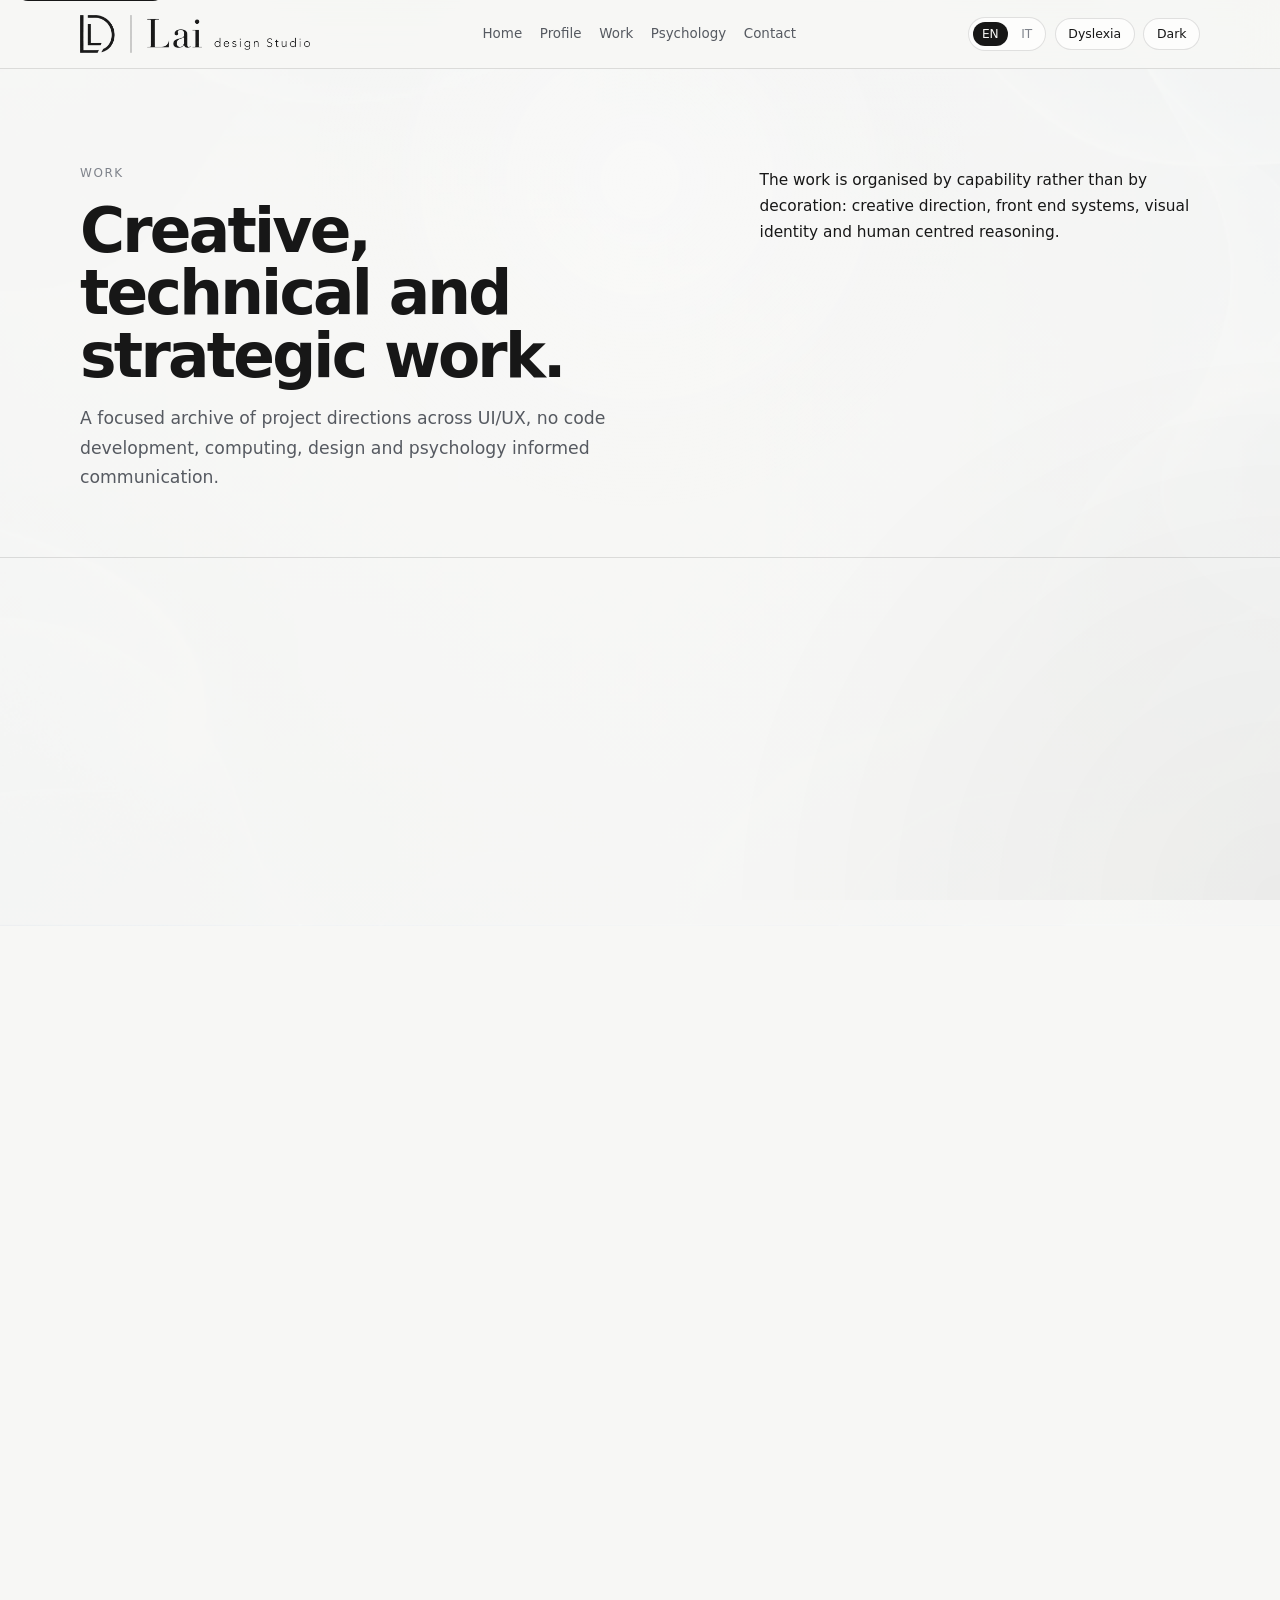
<file: work.html>
<!DOCTYPE html>

<html data-theme="light" lang="en">
<head>
  <meta name="viewport" content="width=device-width, initial-scale=1, viewport-fit=cover">
<title>Work | UI UX, Websites, AFA and Catalina Case Studies</title>
  <meta name="description" content="Selected work from Lai Design Studio including Asia for Animals, Catalina Film Institute, UI UX, design systems, custom code and editorial digital projects.">
  <meta name="author" content="Samuele Lai">
  <link rel="canonical" href="https://laidesign.studio/work.html">
  <meta name="robots" content="index, follow, max-image-preview:large">
  <meta name="theme-color" content="#0d0d0e" media="(prefers-color-scheme: dark)">
  <meta name="theme-color" content="#f7f7f5" media="(prefers-color-scheme: light)">
  <meta property="og:site_name" content="Lai Design Studio">
  <meta property="og:type" content="website">
  <meta property="og:title" content="Work | UI UX, Websites, AFA and Catalina Case Studies">
  <meta property="og:description" content="Selected work from Lai Design Studio including Asia for Animals, Catalina Film Institute, UI UX, design systems, custom code and editorial digital projects.">
  <meta property="og:url" content="https://laidesign.studio/work.html">
  <meta property="og:image" content="https://laidesign.studio/assets/img/og-home.png">
  <meta property="og:image:width" content="1200">
  <meta property="og:image:height" content="630">
  <meta property="og:locale" content="en_GB">
  <meta property="og:locale:alternate" content="it_IT">
  <meta name="twitter:card" content="summary_large_image">
  <meta name="twitter:title" content="Work | UI UX, Websites, AFA and Catalina Case Studies">
  <meta name="twitter:description" content="Selected work from Lai Design Studio including Asia for Animals, Catalina Film Institute, UI UX, design systems, custom code and editorial digital projects.">
  <meta name="twitter:image" content="https://laidesign.studio/assets/img/og-home.png">
  <script type="application/ld+json">{"@context":"https://schema.org","@graph":[{"@type":"Person","@id":"https://laidesign.studio/#samuele-lai","name":"Samuele Lai","url":"https://laidesign.studio","email":"samuelelai@laidesign.studio","jobTitle":"Digital designer, UI UX practitioner and psychology informed researcher","worksFor":{"@id":"https://laidesign.studio/#organization"},"knowsAbout":["UI and UX","Custom coded websites","Design systems","Digital strategy","Psychology informed design","Animation film judging","Film festival digital systems"]},{"@type":"Organization","@id":"https://laidesign.studio/#organization","name":"Lai Design Studio","url":"https://laidesign.studio","email":"samuelelai@laidesign.studio","logo":"https://laidesign.studio/assets/img/lai-design-logo.png","founder":{"@id":"https://laidesign.studio/#samuele-lai"}},{"@type":"WebSite","@id":"https://laidesign.studio/#website","name":"Lai Design Studio","url":"https://laidesign.studio","inLanguage":["en","it"],"publisher":{"@id":"https://laidesign.studio/#organization"}},{"@type":"WebPage","@id":"https://laidesign.studio/work.html#webpage","url":"https://laidesign.studio/work.html","name":"Work | UI UX, Websites, AFA and Catalina Case Studies","description":"Selected work from Lai Design Studio including Asia for Animals, Catalina Film Institute, UI UX, design systems, custom code and editorial digital projects.","isPartOf":{"@id":"https://laidesign.studio/#website"},"image":"https://laidesign.studio/assets/img/og-home.png","inLanguage":["en","it"]}]}</script>
<meta charset="utf-8"/>
<meta content="Samuele Lai" name="author"/>
<meta content="website" property="og:type"/>
<meta content="assets/img/og image.svg" property="og:image"/>
<link href="assets/img/mark.svg" rel="icon" type="image/svg+xml"/>
<link href="manifest.webmanifest" rel="manifest"/>
<link href="assets/css/styles.css?v=mobile-hamburger-no-gold-2" rel="stylesheet"/>
<script defer="" src="assets/js/main.js?v=mobile-hamburger-no-gold-2"></script>
<meta content="Selected work by Samuele Lai across UI/UX, no code development, creative direction, computing, design and psychology." name="description"/>
<meta content="Work: Samuele Lai" property="og:title"/>
<meta content="Selected work by Samuele Lai across UI/UX, no code development, creative direction, computing, design and psychology." property="og:description"/>
<style id="sl-simple-mobile-menu-css">
.sl-mobile-menu-trigger{display:none}.sl-mobile-menu{display:none}
@media (max-width:980px){
  .navbar{grid-template-columns:minmax(0,1fr) auto!important}
  .nav-links{display:none!important}
  .nav-actions .lang-switch,.nav-actions [data-dyslexia-toggle],.nav-actions [data-theme-toggle]{display:none!important}
  .sl-mobile-menu-trigger{display:inline-flex!important;align-items:center;justify-content:center;min-width:4.9rem;min-height:2.8rem;border:1px solid var(--line);border-radius:999px;background:color-mix(in srgb,var(--bg) 74%,transparent);color:var(--text);font:inherit;font-size:.9rem;line-height:1;cursor:pointer;-webkit-tap-highlight-color:transparent}
  body.sl-menu-open{overflow:hidden!important}
  .sl-mobile-menu{position:fixed;inset:0;z-index:999999;display:none;background:linear-gradient(90deg,color-mix(in srgb,var(--bg) 82%,transparent) 0%,color-mix(in srgb,var(--bg) 97%,transparent) 42%,var(--bg) 100%),radial-gradient(circle at 80% 10%,rgba(200,168,110,.14),transparent 28rem),var(--bg);color:var(--text);overflow-y:auto;overscroll-behavior:contain;opacity:0;transform:translateX(1.5rem);transition:opacity .2s ease,transform .2s ease}
  .sl-mobile-menu.is-open{display:block!important;opacity:1;transform:translateX(0)}
  .sl-mobile-menu-panel{min-height:100dvh;display:grid;grid-template-rows:auto 1fr auto;padding:1.1rem 1.2rem 2rem;gap:2.2rem}
  .sl-mobile-menu-top{display:flex;align-items:center;justify-content:space-between;gap:1rem}
  .sl-mobile-menu-logo{width:min(150px,42vw);height:auto}
  .sl-mobile-menu-close{width:3.6rem;height:3.6rem;border:0;border-radius:999px;background:var(--surface);color:#050505;font-size:2.2rem;line-height:1;cursor:pointer;-webkit-tap-highlight-color:transparent}
  .sl-mobile-menu-links{display:grid;align-content:center;gap:0;border-top:1px solid var(--line)}
  .sl-mobile-menu-link{display:flex;align-items:center;justify-content:space-between;gap:1rem;padding:1.1rem 0;border-bottom:1px solid var(--line);color:var(--text);text-decoration:none;text-transform:uppercase;letter-spacing:.18em;font-size:clamp(1.25rem,6.5vw,2.1rem);font-weight:700}
  .sl-mobile-menu-link span:last-child{color:var(--muted);font-size:1.5rem;letter-spacing:0}
  .sl-mobile-menu-bottom{display:grid;gap:1.2rem;border-top:1px solid var(--line);padding-top:1.2rem}
  .sl-mobile-menu-label{margin:0 0 .6rem;color:var(--muted);text-transform:uppercase;letter-spacing:.17em;font-size:.7rem}
  .sl-mobile-menu-controls{display:grid;grid-template-columns:1fr 1fr;gap:.65rem}
  .sl-mobile-menu-control{min-height:3.15rem;border:1px solid var(--line);border-radius:999px;background:var(--surface);color:var(--text);font:inherit;font-size:.9rem;cursor:pointer;-webkit-tap-highlight-color:transparent}
  .sl-mobile-menu-control.is-active{background:var(--text);color:var(--bg);border-color:var(--text)}
}
@media (max-width:430px){
  .sl-mobile-menu-panel{padding-inline:1rem}
  .sl-mobile-menu-controls{grid-template-columns:1fr}
  .sl-mobile-menu-link{font-size:clamp(1.1rem,6vw,1.65rem)}
}
</style>
<style id="sl-mobile-hamburger-no-gold-css">
@media (max-width:980px){
  .sl-mobile-menu-trigger{
    width:3.05rem!important;
    min-width:3.05rem!important;
    height:3.05rem!important;
    min-height:3.05rem!important;
    padding:0!important;
    border:1px solid var(--line)!important;
    border-radius:999px!important;
    background:color-mix(in srgb,var(--bg) 78%,transparent)!important;
    color:var(--text)!important;
  }

  .hamburger-lines{
    width:1.12rem;
    height:.82rem;
    display:grid;
    align-content:space-between;
  }

  .hamburger-lines span{
    display:block;
    width:100%;
    height:1.5px;
    border-radius:999px;
    background:currentColor;
    transform-origin:center;
    transition:transform .18s ease,opacity .18s ease;
  }

  body.sl-menu-open .hamburger-lines span:nth-child(1){
    transform:translateY(.34rem) rotate(45deg);
  }

  body.sl-menu-open .hamburger-lines span:nth-child(2){
    opacity:0;
  }

  body.sl-menu-open .hamburger-lines span:nth-child(3){
    transform:translateY(-.34rem) rotate(-45deg);
  }

  .sl-mobile-menu{
    background:
      linear-gradient(90deg,color-mix(in srgb,var(--bg) 86%,transparent) 0%,color-mix(in srgb,var(--bg) 98%,transparent) 45%,var(--bg) 100%),
      radial-gradient(circle at 82% 12%,color-mix(in srgb,var(--text) 7%,transparent),transparent 28rem),
      var(--bg)!important;
  }

  .sl-mobile-menu-close{
    border:1px solid var(--line)!important;
    background:var(--surface)!important;
    color:var(--text)!important;
    box-shadow:none!important;
  }

  .sl-mobile-menu-link span:last-child{
    color:var(--muted)!important;
  }

  .sl-mobile-menu-control.is-active{
    background:var(--text)!important;
    color:var(--bg)!important;
    border-color:var(--text)!important;
  }

  .sl-mobile-menu-control{
    background:var(--surface)!important;
    color:var(--text)!important;
  }

  a:focus-visible,
  button:focus-visible{
    outline:2px solid currentColor!important;
    outline-offset:3px!important;
  }
}

@media (max-width:430px){
  .sl-mobile-menu-top{padding-top:.35rem;}
  .sl-mobile-menu-trigger{
    width:2.9rem!important;
    min-width:2.9rem!important;
    height:2.9rem!important;
    min-height:2.9rem!important;
  }
}
</style>
</head>
<body>
<a class="skip-link" href="#main">Skip to content</a>
<div class="site-shell">
<header class="header">
  <div class="container navbar">
    <a aria-label="Lai Design Studio home" class="brand" href="index.html">
      <picture>
        <source srcset="assets/img/lai-design-logo.webp" type="image/webp">
        <img alt="Lai Design Studio" class="brand-logo" src="assets/img/lai-design-logo.png" decoding="async" width="900" height="147">
      </picture>
    </a>

    <nav aria-label="Primary navigation" class="nav-links">
      <a data-i18n="nav.home" href="index.html">Home</a>
      <a data-i18n="nav.profile" href="profile.html">Profile</a>
      <a data-i18n="nav.work" href="work.html">Work</a>
      <a data-i18n="nav.psychology" href="psychology.html">Psychology</a>
      <a data-i18n="nav.contact" href="contact.html">Contact</a>
    </nav>

    <div class="nav-actions">
      <div aria-label="Language selector" class="lang-switch">
        <button aria-pressed="true" data-lang="en" type="button">EN</button>
        <button aria-pressed="false" data-lang="it" type="button">IT</button>
      </div>
      <button aria-label="Toggle dyslexia-friendly reading mode" aria-pressed="false" class="icon-button" data-dyslexia-toggle="" data-i18n="ui.dyslexia" type="button">Dyslexia</button>
      <button aria-label="Switch colour theme" class="icon-button" data-i18n="ui.dark" data-theme-toggle="" type="button">Dark</button>
      <button class="sl-mobile-menu-trigger" data-sl-menu-open type="button" aria-controls="slMobileMenu" aria-expanded="false" aria-label="Open mobile menu">
  <span class="hamburger-lines" aria-hidden="true">
    <span></span>
    <span></span>
    <span></span>
  </span>
</button>
    </div>
  </div>
</header>
<div class="sl-mobile-menu" id="slMobileMenu" data-sl-mobile-menu aria-hidden="true" role="dialog" aria-modal="true" aria-label="Mobile menu">
  <div class="sl-mobile-menu-panel">
    <div class="sl-mobile-menu-top">
      <img class="sl-mobile-menu-logo" src="assets/img/lai-design-logo.png" alt="Lai Design Studio">
      <button class="sl-mobile-menu-close" data-sl-menu-close type="button" aria-label="Close menu">×</button>
    </div>

    <nav class="sl-mobile-menu-links" aria-label="Mobile navigation">
      <a class="sl-mobile-menu-link" data-sl-close-link href="index.html"><span data-i18n="nav.home">Home</span><span>+</span></a>
      <a class="sl-mobile-menu-link" data-sl-close-link href="profile.html"><span data-i18n="nav.profile">Profile</span><span>+</span></a>
      <a class="sl-mobile-menu-link" data-sl-close-link href="work.html"><span data-i18n="nav.work">Work</span><span>+</span></a>
      <a class="sl-mobile-menu-link" data-sl-close-link href="psychology.html"><span data-i18n="nav.psychology">Psychology</span><span>+</span></a>
      <a class="sl-mobile-menu-link" data-sl-close-link href="contact.html"><span data-i18n="nav.contact">Contact</span><span>+</span></a>
    </nav>

    <div class="sl-mobile-menu-bottom">
      <div>
        <p class="sl-mobile-menu-label">Language</p>
        <div class="sl-mobile-menu-controls">
          <button class="sl-mobile-menu-control" data-sl-lang="en" type="button">EN</button>
          <button class="sl-mobile-menu-control" data-sl-lang="it" type="button">IT</button>
        </div>
      </div>
      <div>
        <p class="sl-mobile-menu-label">Preferences</p>
        <div class="sl-mobile-menu-controls">
          <button class="sl-mobile-menu-control" data-sl-theme type="button">Dark</button>
          <button class="sl-mobile-menu-control" data-sl-dyslexia type="button">Dyslexia</button>
        </div>
      </div>
    </div>
  </div>
</div>
<main class="page-main" id="main">
<section class="page-intro">
<div class="container intro-grid">
<div class="reveal">
<p class="kicker">Work</p>
<h1><span data-i18n="work.title">Creative, technical and strategic work.</span></h1>
<p class="lead"><span data-i18n="work.lead">A focused archive of project directions across UI/UX, no code development, computing, design and psychology informed communication.</span></p>
</div>
<div class="reveal">
<p><span data-i18n="work.side">The work is organised by capability rather than by decoration: creative direction, front end systems, visual identity and human centred reasoning.</span></p>
</div>
</div>
</section>
<section class="section section-line">
<div class="container">
<div aria-label="Work filters" class="filter-bar reveal">
<button aria-pressed="true" class="chip-button" data-filter-button="all" type="button"><span data-i18n="work.filter.all">All</span></button>
<button aria-pressed="false" class="chip-button" data-filter-button="creative" type="button"><span data-i18n="work.filter.creative">Creative</span></button>
<button aria-pressed="false" class="chip-button" data-filter-button="computing" type="button"><span data-i18n="work.filter.computing">Computing</span></button>
<button aria-pressed="false" class="chip-button" data-filter-button="design" type="button"><span data-i18n="work.filter.design">Design</span></button>
<button aria-pressed="false" class="chip-button" data-filter-button="psychology" type="button">Psychology</button>
</div>
<div class="row-list">
<article class="row-item reveal" data-filter-item="creative computing design psychology" id="strategic-ux">
<div class="row-label">AFA</div>
<div class="row-content">
<h3><span data-i18n="work.afa.title">Asia for Animals: digital platform and donation focused UX</span></h3>
<p><span data-i18n="work.afa.text">UI/UX and no code development for a global animal advocacy coalition: mission clarity, stronger user journeys, design system, donation focus and culturally fluent visuals.</span></p>
<div class="tags"><span class="tag">UI/UX</span><span class="tag">No code development</span><span class="tag">User journeys</span><span class="tag">Design system</span></div>
</div>
<a class="row-link" href="case-study-afa.html"><span data-i18n="home.openCase">Open case</span></a>
</article>
<article class="row-item reveal" data-filter-item="creative design computing" id="catalina">
<div class="row-label">Catalina</div>
<div class="row-content">
<h3 data-i18n="work.catalina.title">Catalina Film Festival: creative web direction</h3>
<p data-i18n="work.catalina.text">Creative direction, design system, responsive UX, magazine concept and full code rebuild for a film institution, with August traffic reaching about 4,800 views, the best result since 2019.</p>
<div class="tags"><span class="tag" data-i18n="work.tag.creativeDirection">Creative direction</span><span class="tag" data-i18n="work.tag.festival">Festival</span><span class="tag" data-i18n="work.tag.editorialUx">Editorial UX</span></div>
</div>
<a class="row-link" href="case-study-catalina.html">Open case</a>
</article>
<article class="row-item reveal" data-filter-item="computing" id="computing">
<div class="row-label">Computing</div>
<div class="row-content">
<h3><span data-i18n="work.computing.title">Static first and no code web systems</span></h3>
<p><span data-i18n="work.computing.text">Professional websites structured for speed, accessibility, portability and reduced operational dependency.</span></p>
<div class="tags"><span class="tag">HTML</span><span class="tag">CSS</span><span class="tag">JavaScript</span><span class="tag">No code</span></div>
</div>
<a class="row-link" href="contact.html"><span data-i18n="work.discuss">Discuss</span></a>
</article>
<article class="row-item reveal" data-filter-item="design" id="design">
<div class="row-label">Design</div>
<div class="row-content">
<h3><span data-i18n="work.design.title">Professional identity and editorial interfaces</span></h3>
<p><span data-i18n="work.design.text">Visual systems that use atmosphere, typography, spacing and motion without turning every section into a card or sales block.</span></p>
<div class="tags"><span class="tag">Identity</span><span class="tag">Typography</span><span class="tag">Accessibility</span></div>
</div>
<a class="row-link" href="profile.html">View profile</a>
</article>
<article class="row-item reveal" data-filter-item="psychology">
<div class="row-label">Psychology</div>
<div class="row-content">
<h3><span data-i18n="work.psych.title">Psychology informed digital judgement</span></h3>
<p><span data-i18n="work.psych.text">Analysis of attention, trust, evidence and cognitive load applied to communication, media and interface decisions.</span></p>
<div class="tags"><span class="tag">Cognition</span><span class="tag">Trust</span><span class="tag">Evidence</span></div>
</div>
<a class="row-link" href="psychology.html">Open</a>
</article>
</div>
</div>
</section>
</main>
<footer class="footer">
<div class="container footer-grid">
<div>
<strong>Samuele Lai</strong>
<p><span data-i18n="home.portraitNote">Creative direction · Computing · Design · Psychology</span></p>
</div>
<div class="footer-links">
<a data-i18n="nav.work" href="work.html">Work</a>
<a data-i18n="nav.psychology" href="psychology.html">Psychology</a>
<a data-i18n="nav.contact" href="contact.html">Contact</a>
<a href="privacy.html">Privacy</a>
<a href="mailto:samuelelai@laidesign.studio">Email</a>
</div>
</div>
</footer>
</div>
<script id="sl-simple-mobile-menu-js">
(function(){function ready(fn){if(document.readyState==="loading")document.addEventListener("DOMContentLoaded",fn);else fn();}
ready(function(){
  var root=document.documentElement,body=document.body;
  var openButton=document.querySelector("[data-sl-menu-open]");
  var menu=document.querySelector("[data-sl-mobile-menu]");
  var closeButton=document.querySelector("[data-sl-menu-close]");
  if(!openButton||!menu||!closeButton)return;
  var firstLink=menu.querySelector("a");
  function currentLang(){var saved=localStorage.getItem("site-lang");if(saved==="it"||saved==="en")return saved;return document.documentElement.lang==="it"?"it":"en";}
  function openMenu(){menu.classList.add("is-open");body.classList.add("sl-menu-open");menu.setAttribute("aria-hidden","false");openButton.setAttribute("aria-expanded","true");setTimeout(function(){if(firstLink)firstLink.focus({preventScroll:true});},60);}
  function closeMenu(){menu.classList.remove("is-open");body.classList.remove("sl-menu-open");menu.setAttribute("aria-hidden","true");openButton.setAttribute("aria-expanded","false");}
  function syncControls(){var lang=currentLang();var isDark=root.getAttribute("data-theme")==="dark";var isDyslexia=body.classList.contains("dyslexia-mode");
    menu.querySelectorAll("[data-sl-lang]").forEach(function(button){button.classList.toggle("is-active",button.getAttribute("data-sl-lang")===lang);});
    menu.querySelectorAll("[data-sl-theme]").forEach(function(button){button.textContent=isDark?(lang==="it"?"Chiaro":"Light"):(lang==="it"?"Scuro":"Dark");button.classList.toggle("is-active",isDark);});
    menu.querySelectorAll("[data-sl-dyslexia]").forEach(function(button){button.textContent="Dyslexia";button.classList.toggle("is-active",isDyslexia);});
  }
  openButton.addEventListener("click",function(event){event.preventDefault();openMenu();});
  closeButton.addEventListener("click",function(event){event.preventDefault();closeMenu();});
  menu.addEventListener("click",function(event){if(event.target===menu)closeMenu();});
  menu.querySelectorAll("[data-sl-close-link]").forEach(function(link){link.addEventListener("click",closeMenu);});
  document.addEventListener("keydown",function(event){if(event.key==="Escape")closeMenu();});
  menu.querySelectorAll("[data-sl-lang]").forEach(function(button){button.addEventListener("click",function(){var lang=button.getAttribute("data-sl-lang");localStorage.setItem("site-lang",lang);if(typeof window.applySiteLanguage==="function"){window.applySiteLanguage(lang);}else{document.documentElement.lang=lang;}syncControls();});});
  menu.querySelectorAll("[data-sl-theme]").forEach(function(button){button.addEventListener("click",function(){var next=root.getAttribute("data-theme")==="dark"?"light":"dark";root.setAttribute("data-theme",next);localStorage.setItem("site-theme",next);syncControls();});});
  menu.querySelectorAll("[data-sl-dyslexia]").forEach(function(button){button.addEventListener("click",function(){var active=body.classList.toggle("dyslexia-mode");localStorage.setItem("site-dyslexia",String(active));syncControls();});});
  window.addEventListener("storage",syncControls);syncControls();
});})();
</script>
</body>
</html>
</file>
<file: assets/css/styles.css>
:root {
  --bg: #f7f7f5;
  --surface: rgba(255,255,255,0.62);
  --surface-strong: rgba(255,255,255,0.78);
  --text: #171717;
  --muted: #565a61;
  --soft: #7f838b;
  --line: rgba(20,20,20,0.12);
  --line-strong: rgba(20,20,20,0.24);
  --accent: #171717;
  --shadow: 0 18px 48px rgba(18,18,18,0.08);
  --container: min(1120px, calc(100vw - 2.5rem));
  --hero-title: clamp(2.15rem, 4.8vw, 4.35rem);
  --h2: clamp(1.45rem, 2.75vw, 2.1rem);
  --h3: clamp(1.05rem, 1.7vw, 1.28rem);
  --lead: clamp(1rem, 1.35vw, 1.14rem);
  --body: 0.96rem;
  --nav-height: 4.25rem;
  --font-main: system-ui, -apple-system, BlinkMacSystemFont, "Segoe UI", Arial, sans-serif;
  --font-dyslexia: Arial, Verdana, Tahoma, sans-serif;
  color-scheme: light;
}

html[data-theme="dark"] {
  --bg: #0d0d0e;
  --surface: rgba(16,17,19,0.58);
  --surface-strong: rgba(16,17,19,0.78);
  --text: #f2f1ee;
  --muted: #c7c4be;
  --soft: #9e9a93;
  --line: rgba(255,255,255,0.12);
  --line-strong: rgba(255,255,255,0.25);
  --accent: #f2f1ee;
  --shadow: 0 18px 48px rgba(0,0,0,0.38);
  color-scheme: dark;
}

* { box-sizing: border-box; }
html { scroll-behavior: smooth; }
body {
  margin: 0;
  font-family: var(--font-main);
  font-size: var(--body);
  line-height: 1.72;
  color: var(--text);
  background: var(--bg);
  min-height: 100vh;
  text-rendering: optimizeLegibility;
  -webkit-font-smoothing: antialiased;
  position: relative;
  overflow-x: hidden;
}
body::before {
  content: "";
  position: fixed;
  inset: -1rem;
  background-image: linear-gradient(to bottom, rgba(247,247,245,0.84), rgba(247,247,245,0.94)), url('../img/bg-light.webp');
  background-size: cover;
  background-position: center;
  background-repeat: no-repeat;
  z-index: -2;
  transform: translate3d(calc(var(--mx, 0) * -8px), calc(var(--my, 0) * -8px), 0) scale(1.02);
  transition: transform .28s ease-out;
}
html[data-theme="dark"] body::before {
  background-image: linear-gradient(to bottom, rgba(6,6,7,0.82), rgba(11,11,12,0.94)), url('../img/bg-dark.webp');
}
body::after {
  content: "";
  position: fixed;
  inset: 0;
  background:
    radial-gradient(circle at calc(50% + var(--mx, 0) * 18%) calc(20% + var(--my, 0) * 14%), rgba(255,255,255,0.34), transparent 34%),
    radial-gradient(circle at bottom right, rgba(0,0,0,0.045), transparent 36%);
  z-index: -1;
  pointer-events: none;
}
html[data-theme="dark"] body::after {
  background:
    radial-gradient(circle at calc(50% + var(--mx, 0) * 18%) calc(20% + var(--my, 0) * 14%), rgba(255,255,255,0.055), transparent 34%),
    radial-gradient(circle at bottom right, rgba(196,152,98,0.06), transparent 32%);
}
body.dyslexia-mode {
  font-family: var(--font-dyslexia);
  letter-spacing: 0.012em;
  word-spacing: 0.06em;
  line-height: 1.86;
}
img { max-width: 100%; display: block; }
a { color: inherit; text-decoration: none; }
button, input, textarea { font: inherit; }
button { cursor: pointer; }
::selection { background: rgba(110, 110, 110, 0.22); }

.skip-link {
  position: absolute;
  left: 1rem;
  top: -3rem;
  background: var(--text);
  color: var(--bg);
  padding: .7rem 1rem;
  z-index: 20;
  border-radius: .75rem;
}
.skip-link:focus { top: 1rem; }

.container { width: var(--container); margin: 0 auto; }
.section { padding: 4.6rem 0; }
.section-line { border-top: 1px solid var(--line); }
.page-main { padding-top: calc(var(--nav-height) + 2rem); }

.header {
  position: fixed;
  inset: 0 0 auto;
  z-index: 15;
  backdrop-filter: blur(18px);
  -webkit-backdrop-filter: blur(18px);
  background: color-mix(in srgb, var(--bg) 84%, transparent);
  border-bottom: 1px solid var(--line);
}
.navbar {
  min-height: var(--nav-height);
  display: grid;
  grid-template-columns: auto 1fr auto;
  gap: 1rem;
  align-items: center;
}
.brand { display: inline-flex; align-items: center; gap: .78rem; min-width: 0; }
.brand img { width: 32px; height: 32px; }
.brand-text { display: grid; gap: .05rem; }
.brand-text strong { font-size: 0.92rem; font-weight: 640; letter-spacing: 0.01em; }
.brand-text span { font-size: 0.72rem; color: var(--soft); }
.nav-links { display: flex; justify-content: center; gap: 1.1rem; flex-wrap: wrap; }
.nav-links a {
  font-size: 0.84rem;
  color: var(--muted);
  padding: .25rem 0;
  position: relative;
}
.nav-links a[aria-current="page"], .nav-links a:hover { color: var(--text); }
.nav-links a[aria-current="page"]::after {
  content: "";
  position: absolute;
  left: 0; right: 0; bottom: -.42rem;
  height: 1px; background: var(--text);
}
.nav-actions { display: flex; align-items: center; gap: .55rem; }
.icon-button, .menu-button, .chip-button {
  border: 1px solid var(--line);
  background: var(--surface);
  color: var(--text);
  padding: .54rem .78rem;
  border-radius: 999px;
  font-size: .78rem;
  line-height: 1;
}
.icon-button:hover, .menu-button:hover, .chip-button:hover { border-color: var(--line-strong); background: var(--surface-strong); }
.menu-button { display: none; }
.mobile-nav {
  display: none;
  border-top: 1px solid var(--line);
  background: color-mix(in srgb, var(--bg) 90%, transparent);
}
.mobile-nav.open { display: block; }
.mobile-nav .container { display: grid; padding: 1rem 0 1.2rem; gap: .7rem; }
.mobile-nav a { font-size: .95rem; color: var(--muted); }
.mobile-nav a[aria-current="page"] { color: var(--text); }

.hero { padding: 2.2rem 0 4.2rem; }
.hero-grid {
  display: grid;
  grid-template-columns: minmax(0, 1.04fr) minmax(300px, .96fr);
  gap: 2.4rem;
  align-items: center;
}
.kicker {
  display: inline-block;
  font-size: .75rem;
  text-transform: uppercase;
  letter-spacing: .13em;
  color: var(--soft);
  margin-bottom: 1rem;
}
.hero h1, .page-intro h1 {
  font-size: var(--hero-title);
  line-height: 1.02;
  letter-spacing: -0.045em;
  margin: 0 0 1rem;
  font-weight: 620;
  max-width: 11.5ch;
}
.hero .lead, .page-intro .lead {
  font-size: var(--lead);
  color: var(--muted);
  margin: 0 0 1.25rem;
  max-width: 47rem;
}
.hero-metadata { display: flex; flex-wrap: wrap; gap: .55rem 1rem; font-size: .84rem; color: var(--soft); margin-bottom: 1.5rem; }
.hero-actions, .inline-actions, .contact-actions { display: flex; gap: .78rem; flex-wrap: wrap; }
.button {
  display: inline-flex;
  align-items: center;
  justify-content: center;
  gap: .4rem;
  border: 1px solid var(--text);
  color: var(--bg);
  background: var(--text);
  padding: .78rem 1.12rem;
  border-radius: 999px;
  font-size: .84rem;
  min-height: 44px;
  transition: transform .18s ease, background .18s ease, border-color .18s ease;
}
.button.secondary { background: var(--surface); color: var(--text); border-color: var(--line); }
.button.ghost { background: transparent; color: var(--text); border-color: var(--line-strong); }
.button:hover { transform: translateY(-2px); }

.cutout-stage {
  position: relative;
  min-height: 650px;
  display: flex;
  align-items: flex-end;
  justify-content: center;
  overflow: visible;
}
.cutout-stage.hero-cutout {
  justify-content: flex-end;
}
.cutout-img {
  width: min(100%, 490px);
  max-height: 74vh;
  object-fit: contain;
  object-position: bottom center;
  filter: drop-shadow(0 28px 34px rgba(0,0,0,.16));
  transform: translate3d(calc(var(--mx, 0) * -5px), calc(var(--my, 0) * -5px), 0);
  transition: transform .28s ease-out, filter .28s ease-out;
}
html[data-theme="dark"] .cutout-img {
  filter: drop-shadow(0 28px 42px rgba(0,0,0,.48));
}
.cutout-note {
  position: absolute;
  right: 0;
  bottom: .6rem;
  max-width: 210px;
  font-size: .76rem;
  color: var(--soft);
  text-align: right;
}
.cutout-inline {
  display: flex;
  justify-content: center;
  align-items: flex-end;
  min-height: 360px;
  overflow: visible;
}
.cutout-inline .cutout-img { width: min(100%, 330px); max-height: 430px; }
.cutout-row {
  display: grid;
  grid-template-columns: minmax(260px, .62fr) minmax(0, 1fr);
  gap: 2rem;
  align-items: center;
}
.cutout-row.reverse {
  grid-template-columns: minmax(0, 1fr) minmax(260px, .62fr);
}
.cutout-row.reverse .cutout-inline { order: 2; }

.page-intro { padding: 1.4rem 0 2.3rem; }
.page-intro .intro-grid {
  display: grid;
  grid-template-columns: minmax(0, 1fr) minmax(260px, .68fr);
  gap: 2rem;
  align-items: start;
}
.page-intro p:last-child { margin-bottom: 0; }
.editorial-note { padding: 1.3rem 0 0; font-size: .98rem; color: var(--muted); max-width: 58rem; }

.section-head {
  display: grid;
  grid-template-columns: minmax(0, 1fr) minmax(280px, .78fr);
  gap: 1.6rem;
  align-items: end;
  margin-bottom: 2rem;
}
.section-head h2 { margin: 0; font-size: var(--h2); line-height: 1.08; letter-spacing: -0.032em; font-weight: 620; }
.section-head p { color: var(--muted); margin: 0; }

.split-text, .editorial-grid, .case-columns, .contact-grid, .practice-grid {
  display: grid;
  grid-template-columns: minmax(0, 1fr) minmax(0, .94fr);
  gap: 2.2rem;
}
.practice-grid { grid-template-columns: repeat(4, minmax(0, 1fr)); }
.practice-link {
  display: grid;
  align-content: space-between;
  gap: 1.2rem;
  min-height: 230px;
  padding-top: 1rem;
  border-top: 1px solid var(--line);
  transition: transform .24s ease, border-color .24s ease;
}
.practice-link:hover { transform: translateY(-5px); border-color: var(--line-strong); }
.practice-link strong { font-size: 1.08rem; line-height: 1.2; }
.practice-link p { margin: .55rem 0 0; color: var(--muted); }
.practice-link span { color: var(--soft); font-size: .8rem; }

.text-block h3, .list-block h3, .case-section h3, .editorial-panel h3, .contact-block h3 {
  margin: 0 0 .78rem;
  font-size: var(--h3);
  line-height: 1.2;
  font-weight: 620;
}
.text-block p, .list-block p, .case-section p, .row-content p, .contact-block p { color: var(--muted); }

.metrics, .case-summary {
  display: grid;
  grid-template-columns: repeat(4, minmax(0, 1fr));
  gap: 1rem;
}
.metric { padding: 1rem 0; border-top: 1px solid var(--line); }
.metric strong { display: block; font-size: 1.15rem; line-height: 1.15; font-weight: 650; margin-bottom: .25rem; }
.metric span { font-size: .84rem; color: var(--muted); }

.row-list { border-top: 1px solid var(--line); }
.row-item {
  display: grid;
  grid-template-columns: 120px minmax(0, 1fr) auto;
  gap: 1.35rem;
  align-items: start;
  padding: 1.16rem 0;
  border-bottom: 1px solid var(--line);
}
.row-label { font-size: .72rem; text-transform: uppercase; letter-spacing: .13em; color: var(--soft); padding-top: .24rem; }
.row-content h3 { margin: 0 0 .32rem; font-size: 1.12rem; line-height: 1.22; font-weight: 610; }
.row-content p { margin: 0 0 .55rem; }
.row-link {
  align-self: center;
  font-size: .8rem;
  color: var(--text);
  border: 1px solid var(--line);
  padding: .55rem .88rem;
  border-radius: 999px;
  white-space: nowrap;
  transition: transform .18s ease, border-color .18s ease;
}
.row-link:hover { transform: translateX(2px); border-color: var(--line-strong); }
.tags { display: flex; flex-wrap: wrap; gap: .38rem; }
.tag { border: 1px solid var(--line); border-radius: 999px; padding: .22rem .55rem; font-size: .71rem; color: var(--soft); }

.filter-bar { display: flex; flex-wrap: wrap; gap: .52rem; margin-bottom: 1.2rem; }
.chip-button[aria-pressed="true"] { border-color: var(--text); background: var(--text); color: var(--bg); }
[data-filter-item].is-hidden { display: none; }

.editorial-panel { padding-top: 1rem; border-top: 1px solid var(--line); }
.case-section { padding: 1.2rem 0 0; }
.case-list, .detail-list { margin: 0; padding-left: 1.15rem; color: var(--muted); }
.case-list li, .detail-list li { margin-bottom: .58rem; }
.quote-line {
  border-left: 2px solid var(--line-strong);
  padding-left: 1rem;
  color: var(--muted);
  font-size: .98rem;
}
.email-link { font-size: clamp(1.02rem, 2.3vw, 1.42rem); line-height: 1.2; letter-spacing: -0.02em; display: inline-block; margin-top: .35rem; }
.form-grid { display: grid; gap: .92rem; }
.field { display: grid; gap: .42rem; }
.field label { font-size: .8rem; color: var(--soft); }
.field input, .field textarea {
  border: 1px solid var(--line);
  background: color-mix(in srgb, var(--surface) 82%, transparent);
  color: var(--text);
  border-radius: 18px;
  padding: .92rem .96rem;
}
.field textarea { min-height: 160px; resize: vertical; }
.small-note { font-size: .76rem; color: var(--soft); }

.footer { border-top: 1px solid var(--line); padding: 1.35rem 0 2rem; margin-top: 3rem; }
.footer-grid { display: grid; grid-template-columns: 1fr auto; gap: 1rem; align-items: end; }
.footer p { margin: .18rem 0 0; color: var(--muted); font-size: .84rem; }
.footer-links { display: flex; flex-wrap: wrap; gap: .82rem 1rem; font-size: .82rem; color: var(--muted); }

.reveal { opacity: 0; transform: translateY(14px); transition: opacity .64s ease, transform .64s cubic-bezier(.2,.8,.2,1); transition-delay: var(--delay, 0ms); }
.reveal.is-visible { opacity: 1; transform: translateY(0); }
.stagger > * { --delay: calc(var(--i, 0) * 75ms); }

@media (prefers-reduced-motion: reduce) {
  html { scroll-behavior: auto; }
  *, *::before, *::after { animation-duration: .001ms !important; animation-iteration-count: 1 !important; transition-duration: .001ms !important; }
  body::before, .cutout-img { transform: none !important; }
}

@media (max-width: 980px) {
  .hero-grid, .page-intro .intro-grid, .section-head, .split-text, .editorial-grid, .case-columns, .contact-grid, .footer-grid, .cutout-row, .cutout-row.reverse {
    grid-template-columns: 1fr;
  }
  .cutout-row.reverse .cutout-inline { order: 0; }
  .practice-grid, .metrics, .case-summary { grid-template-columns: repeat(2, minmax(0, 1fr)); }
  .cutout-stage { min-height: 520px; justify-content: center; }
  .cutout-stage.hero-cutout { justify-content: center; }
  .cutout-img { width: min(100%, 420px); max-height: 62vh; }
  .cutout-note { position: static; text-align: center; margin-top: .8rem; }
}
@media (max-width: 820px) {
  .navbar { grid-template-columns: auto auto; }
  .nav-links { display: none; }
  .menu-button { display: inline-flex; }
  .nav-actions { justify-content: end; }
  .row-item { grid-template-columns: 1fr; gap: .55rem; }
  .row-link { justify-self: start; }
}
@media (max-width: 640px) {
  :root { --container: min(100vw - 1.4rem, 1120px); --body: .95rem; }
  .section { padding: 3.4rem 0; }
  .hero { padding: 1.7rem 0 2.5rem; }
  .hero h1, .page-intro h1 { max-width: none; }
  .brand-text span { display: none; }
  .hero-metadata { gap: .48rem .78rem; }
  .practice-grid, .metrics, .case-summary { grid-template-columns: 1fr; }
  .icon-button, .menu-button { padding: .52rem .68rem; font-size: .75rem; }
  .cutout-stage { min-height: 430px; }
  .cutout-img { width: min(100%, 340px); max-height: 58vh; }
  .cutout-inline { min-height: 300px; }
  .cutout-inline .cutout-img { width: min(100%, 280px); max-height: 350px; }
}


/* Project case study visuals */
.case-hero-media {
  margin-top: 1.8rem;
  border-top: 1px solid var(--line);
  padding-top: 1.6rem;
}

.case-image {
  width: 100%;
  height: auto;
  border-radius: 20px;
  border: 1px solid var(--line);
  box-shadow: 0 18px 46px rgba(0,0,0,.10);
  background: rgba(255,255,255,.38);
}

html[data-theme="dark"] .case-image {
  background: rgba(255,255,255,.04);
  box-shadow: 0 18px 46px rgba(0,0,0,.36);
}

.case-image.flush {
  border-radius: 0;
  border: 0;
  box-shadow: none;
  background: transparent;
}

.project-meta {
  display: flex;
  flex-wrap: wrap;
  gap: .48rem;
  margin: 1rem 0 0;
}

.project-meta span {
  border: 1px solid var(--line);
  border-radius: 999px;
  padding: .28rem .62rem;
  font-size: .73rem;
  color: var(--soft);
  background: color-mix(in srgb, var(--surface) 64%, transparent);
}

.project-visual-grid {
  display: grid;
  grid-template-columns: minmax(0, 1.05fr) minmax(0, .95fr);
  gap: 1.3rem;
  align-items: start;
}

.project-visual-stack {
  display: grid;
  gap: 1.3rem;
}

.outcome-list {
  display: grid;
  grid-template-columns: repeat(3, minmax(0, 1fr));
  gap: 1rem;
  margin-top: 1.2rem;
}

.outcome {
  border-top: 1px solid var(--line);
  padding-top: 1rem;
}

.outcome strong {
  display: block;
  font-size: 1.2rem;
  line-height: 1.1;
  margin-bottom: .35rem;
}

.outcome span {
  color: var(--muted);
  font-size: .86rem;
}

.process-list {
  counter-reset: process;
  display: grid;
  gap: 1rem;
}

.process-item {
  counter-increment: process;
  display: grid;
  grid-template-columns: 74px minmax(0, 1fr);
  gap: 1rem;
  border-top: 1px solid var(--line);
  padding-top: 1rem;
}

.process-item::before {
  content: counter(process, decimal-leading-zero);
  color: var(--soft);
  font-size: .78rem;
  letter-spacing: .12em;
}

.process-item h3 {
  margin: 0 0 .35rem;
}

.process-item p {
  margin: 0;
  color: var(--muted);
}

@media (max-width: 980px) {
  .project-visual-grid,
  .outcome-list {
    grid-template-columns: 1fr;
  }
}


/* Home refinement: stronger four-sides section and working image */
.home-capabilities {
  display: grid;
  grid-template-columns: minmax(0, .82fr) minmax(0, 1.18fr);
  gap: clamp(2rem, 5vw, 4rem);
  align-items: start;
}

.home-capabilities .section-head {
  display: block;
  margin-bottom: 0;
  position: sticky;
  top: calc(var(--nav-height) + 2rem);
}

.home-capabilities .section-head h2 {
  max-width: 11ch;
}

.capability-list {
  display: grid;
  gap: 0;
  border-top: 1px solid var(--line);
}

.capability-item {
  display: grid;
  grid-template-columns: 86px minmax(0, 1fr) auto;
  gap: 1.1rem;
  align-items: start;
  padding: 1.35rem 0;
  border-bottom: 1px solid var(--line);
  color: inherit;
  transition: transform .22s ease, border-color .22s ease;
}

.capability-item:hover {
  transform: translateX(4px);
  border-bottom-color: var(--line-strong);
}

.capability-number {
  font-size: .76rem;
  letter-spacing: .12em;
  color: var(--soft);
  text-transform: uppercase;
  padding-top: .12rem;
}

.capability-item h3 {
  margin: 0 0 .32rem;
  font-size: clamp(1.1rem, 2vw, 1.55rem);
  line-height: 1.12;
  letter-spacing: -0.025em;
}

.capability-item p {
  margin: 0;
  color: var(--muted);
  max-width: 38rem;
}

.capability-arrow {
  color: var(--soft);
  font-size: 1.05rem;
  padding-top: .15rem;
}

.work-atmosphere {
  display: grid;
  grid-template-columns: minmax(0, 1.1fr) minmax(270px, .9fr);
  gap: clamp(1.5rem, 4vw, 3rem);
  align-items: end;
}

.work-atmosphere-media {
  overflow: hidden;
  border-radius: 26px;
  border: 1px solid var(--line);
  box-shadow: 0 22px 60px rgba(0,0,0,.13);
  background: rgba(0,0,0,.08);
}

.work-atmosphere-media img {
  width: 100%;
  min-height: 420px;
  object-fit: cover;
  object-position: center;
  transform: scale(1.025);
  transition: transform .7s cubic-bezier(.2,.8,.2,1), filter .7s ease;
  filter: saturate(.86) contrast(1.04);
}

.work-atmosphere-media:hover img {
  transform: scale(1.055);
}

.work-atmosphere-copy {
  border-top: 1px solid var(--line);
  padding-top: 1rem;
}

.work-atmosphere-copy h2 {
  margin: 0 0 .8rem;
  font-size: var(--h2);
  line-height: 1.08;
  letter-spacing: -0.032em;
}

.work-atmosphere-copy p {
  color: var(--muted);
}

html[data-theme="dark"] .work-atmosphere-media {
  box-shadow: 0 22px 60px rgba(0,0,0,.45);
}

@media (max-width: 980px) {
  .home-capabilities,
  .work-atmosphere {
    grid-template-columns: 1fr;
  }

  .home-capabilities .section-head {
    position: static;
  }

  .home-capabilities .section-head h2 {
    max-width: none;
  }
}

@media (max-width: 640px) {
  .capability-item {
    grid-template-columns: 1fr auto;
    gap: .65rem;
  }

  .capability-number {
    grid-column: 1 / -1;
  }

  .work-atmosphere-media img {
    min-height: 300px;
  }
}


/* Lai Design Studio logo + language switch */
.brand-logo {
  width: clamp(150px, 18vw, 260px);
  height: auto;
  object-fit: contain;
  display: block;
}

html[data-theme="dark"] .brand-logo {
  filter: invert(1);
}

.brand img.brand-logo {
  width: clamp(150px, 18vw, 260px);
  height: auto;
}

.brand-text {
  display: none;
}

.lang-switch {
  display: inline-flex;
  align-items: center;
  gap: .25rem;
  border: 1px solid var(--line);
  background: var(--surface);
  border-radius: 999px;
  padding: .22rem;
}

.lang-switch button {
  border: 0;
  background: transparent;
  color: var(--soft);
  border-radius: 999px;
  padding: .38rem .58rem;
  font-size: .76rem;
  line-height: 1;
}

.lang-switch button[aria-pressed="true"] {
  background: var(--text);
  color: var(--bg);
}

.mobile-lang {
  display: flex;
  gap: .4rem;
  padding-top: .55rem;
}

.mobile-lang button {
  border: 1px solid var(--line);
  background: var(--surface);
  color: var(--text);
  border-radius: 999px;
  padding: .55rem .75rem;
  font-size: .78rem;
}

.mobile-lang button[aria-pressed="true"] {
  background: var(--text);
  color: var(--bg);
}

@media (max-width: 980px) {
  .brand-logo {
    width: clamp(138px, 28vw, 220px);
  }
}

@media (max-width: 640px) {
  .brand-logo,
  .brand img.brand-logo {
    width: 140px;
  }

  .lang-switch {
    display: none;
  }
}


/* Catalina upgraded case study */
.case-kpi-strip {
  display: grid;
  grid-template-columns: repeat(4, minmax(0, 1fr));
  gap: 1rem;
  margin-top: 1.25rem;
}

.case-kpi {
  border-top: 1px solid var(--line);
  padding-top: 1rem;
}

.case-kpi strong {
  display: block;
  font-size: clamp(1.15rem, 2.4vw, 1.85rem);
  line-height: 1.05;
  letter-spacing: -0.035em;
  margin-bottom: .38rem;
}

.case-kpi span {
  display: block;
  color: var(--muted);
  font-size: .84rem;
}

.case-wide-image {
  margin-top: 1.6rem;
}

.case-wide-image .case-image {
  width: 100%;
  border-radius: 24px;
  border: 1px solid var(--line);
  box-shadow: 0 24px 70px rgba(0,0,0,.14);
}

html[data-theme="dark"] .case-wide-image .case-image {
  box-shadow: 0 24px 70px rgba(0,0,0,.44);
}

.case-duo {
  display: grid;
  grid-template-columns: minmax(0, 1.1fr) minmax(260px, .9fr);
  gap: 1.4rem;
  align-items: start;
}

.case-duo.reverse {
  grid-template-columns: minmax(260px, .9fr) minmax(0, 1.1fr);
}

.case-duo .case-image {
  width: 100%;
  border-radius: 22px;
  border: 1px solid var(--line);
  box-shadow: 0 18px 50px rgba(0,0,0,.11);
}

html[data-theme="dark"] .case-duo .case-image {
  box-shadow: 0 18px 50px rgba(0,0,0,.38);
}

.case-narrative-list {
  display: grid;
  gap: 1rem;
  border-top: 1px solid var(--line);
}

.case-narrative-item {
  display: grid;
  grid-template-columns: 96px minmax(0, 1fr);
  gap: 1.2rem;
  padding: 1.15rem 0;
  border-bottom: 1px solid var(--line);
}

.case-narrative-item span {
  color: var(--soft);
  font-size: .76rem;
  letter-spacing: .12em;
  text-transform: uppercase;
}

.case-narrative-item h3 {
  margin: 0 0 .35rem;
  font-size: var(--h3);
}

.case-narrative-item p {
  margin: 0;
  color: var(--muted);
}

@media (max-width: 980px) {
  .case-kpi-strip,
  .case-duo,
  .case-duo.reverse {
    grid-template-columns: 1fr;
  }
}


/* Catalina verified results section */
.results-panel {
  border-top: 1px solid var(--line);
  padding-top: 1.2rem;
}

.results-grid {
  display: grid;
  grid-template-columns: repeat(4, minmax(0, 1fr));
  gap: 1rem;
}

.result-stat {
  border-top: 1px solid var(--line);
  padding-top: 1rem;
}

.result-stat strong {
  display: block;
  font-size: clamp(1.35rem, 3vw, 2.25rem);
  line-height: 1;
  letter-spacing: -0.045em;
  margin-bottom: .45rem;
}

.result-stat span {
  display: block;
  color: var(--muted);
  font-size: .84rem;
}

.result-breakdown {
  display: grid;
  grid-template-columns: repeat(3, minmax(0, 1fr));
  gap: 1rem;
  margin-top: 1.8rem;
}

.result-breakdown-item {
  border-top: 1px solid var(--line);
  padding-top: 1rem;
}

.result-breakdown-item h3 {
  margin: 0 0 .5rem;
  font-size: 1.02rem;
}

.result-breakdown-item p {
  margin: 0;
  color: var(--muted);
}

@media (max-width: 980px) {
  .results-grid,
  .result-breakdown {
    grid-template-columns: 1fr 1fr;
  }
}

@media (max-width: 640px) {
  .results-grid,
  .result-breakdown {
    grid-template-columns: 1fr;
  }
}


/* Catalina code-build and magazine expansion */
.case-feature-strip {
  display: grid;
  grid-template-columns: repeat(3, minmax(0, 1fr));
  gap: 1rem;
  margin-top: 1.2rem;
}

.case-feature {
  border-top: 1px solid var(--line);
  padding-top: 1rem;
}

.case-feature strong {
  display: block;
  font-size: 1.05rem;
  margin-bottom: .36rem;
}

.case-feature span {
  display: block;
  color: var(--muted);
  font-size: .86rem;
}

.magazine-showcase {
  display: grid;
  grid-template-columns: minmax(260px, .72fr) minmax(0, 1.28fr);
  gap: clamp(1.4rem, 4vw, 3rem);
  align-items: start;
}

.magazine-cover {
  position: sticky;
  top: calc(var(--nav-height) + 2rem);
}

.magazine-cover .case-image {
  border-radius: 22px;
  border: 1px solid var(--line);
  box-shadow: 0 24px 70px rgba(0,0,0,.16);
}

.magazine-spreads {
  display: grid;
  gap: 1.3rem;
}

.magazine-spreads .case-image {
  border-radius: 22px;
  border: 1px solid var(--line);
  box-shadow: 0 18px 50px rgba(0,0,0,.10);
}

.magazine-actions {
  display: flex;
  flex-wrap: wrap;
  gap: .78rem;
  margin-top: 1.2rem;
}

html[data-theme="dark"] .magazine-cover .case-image,
html[data-theme="dark"] .magazine-spreads .case-image {
  box-shadow: 0 24px 70px rgba(0,0,0,.42);
}

@media (max-width: 980px) {
  .case-feature-strip,
  .magazine-showcase {
    grid-template-columns: 1fr;
  }

  .magazine-cover {
    position: static;
  }
}


/* Final alignment sections */
.identity-strip {
  display: grid;
  grid-template-columns: minmax(0, .82fr) minmax(0, 1.18fr);
  gap: clamp(2rem, 5vw, 4rem);
  align-items: start;
}

.identity-strip .section-head {
  display: block;
  margin-bottom: 0;
}

.identity-list {
  border-top: 1px solid var(--line);
  display: grid;
}

.identity-row {
  display: grid;
  grid-template-columns: 118px minmax(0, 1fr);
  gap: 1.1rem;
  border-bottom: 1px solid var(--line);
  padding: 1.15rem 0;
}

.identity-row span {
  color: var(--soft);
  font-size: .76rem;
  letter-spacing: .12em;
  text-transform: uppercase;
}

.identity-row h3 {
  margin: 0 0 .35rem;
  font-size: var(--h3);
}

.identity-row p {
  margin: 0;
  color: var(--muted);
}

.research-frame {
  display: grid;
  grid-template-columns: minmax(0, 1fr) minmax(280px, .72fr);
  gap: clamp(1.6rem, 4vw, 3rem);
  align-items: start;
}

.research-measures {
  border-top: 1px solid var(--line);
  display: grid;
}

.research-measure {
  display: grid;
  grid-template-columns: 54px minmax(0, 1fr);
  gap: 1rem;
  border-bottom: 1px solid var(--line);
  padding: .95rem 0;
}

.research-measure span {
  color: var(--soft);
  font-size: .76rem;
  letter-spacing: .12em;
}

.research-measure p {
  margin: 0;
  color: var(--muted);
}

@media (max-width: 980px) {
  .identity-strip,
  .research-frame {
    grid-template-columns: 1fr;
  }
}

@media (max-width: 640px) {
  .identity-row,
  .research-measure {
    grid-template-columns: 1fr;
  }
}


/* Refined home capabilities section */
.home-capabilities .section-head {
  max-width: 34rem;
}

.home-capabilities .capability-item h3 {
  letter-spacing: -0.03em;
}

.home-capabilities .capability-item p {
  max-width: 46rem;
}


/* Consultancy level home capabilities */
.consultancy-section {
  padding-top: clamp(4.5rem, 8vw, 7rem);
  padding-bottom: clamp(4.5rem, 8vw, 7rem);
}

.consultancy-capabilities {
  grid-template-columns: minmax(280px, .76fr) minmax(0, 1.24fr);
  gap: clamp(2.6rem, 6vw, 5.5rem);
}

.consultancy-capabilities .section-head {
  max-width: 31rem;
}

.consultancy-capabilities .section-head h2 {
  max-width: 12.5ch;
  font-size: clamp(2.15rem, 4.2vw, 4rem);
  line-height: .98;
  letter-spacing: -.055em;
}

.consultancy-capabilities .section-head p:last-child {
  margin-top: 1.15rem;
  font-size: clamp(.98rem, 1.2vw, 1.08rem);
  color: var(--muted);
}

.consultancy-list {
  border-top: 1px solid var(--line-strong);
}

.consultancy-item {
  grid-template-columns: 132px minmax(0, 1fr) 32px;
  gap: clamp(1rem, 2.2vw, 2rem);
  padding: clamp(1.35rem, 2.3vw, 2rem) 0;
  min-height: 152px;
}

.consultancy-item .capability-number {
  font-size: .72rem;
  line-height: 1.45;
  letter-spacing: .14em;
}

.consultancy-item h3 {
  font-size: clamp(1.35rem, 2.4vw, 2.2rem);
  line-height: 1.05;
  letter-spacing: -.045em;
  font-weight: 640;
  margin-bottom: .55rem;
}

.consultancy-item p {
  font-size: clamp(.96rem, 1.15vw, 1.08rem);
  line-height: 1.62;
  max-width: 43rem;
}

.consultancy-item .capability-arrow {
  width: 32px;
  height: 32px;
  border: 1px solid var(--line);
  border-radius: 999px;
  display: inline-flex;
  align-items: center;
  justify-content: center;
  transition: transform .22s ease, border-color .22s ease, background .22s ease;
}

.consultancy-item:hover .capability-arrow {
  transform: translateX(4px);
  border-color: var(--line-strong);
  background: var(--surface);
}

html[data-theme="dark"] .consultancy-item:hover .capability-arrow {
  background: rgba(255,255,255,.06);
}

@media (max-width: 980px) {
  .consultancy-capabilities {
    grid-template-columns: 1fr;
  }

  .consultancy-capabilities .section-head h2 {
    max-width: 14ch;
  }
}

@media (max-width: 640px) {
  .consultancy-item {
    grid-template-columns: 1fr 32px;
    min-height: auto;
  }

  .consultancy-item .capability-number {
    grid-column: 1 / -1;
  }
}


/* Global breathing room refinement */
.section {
  padding-top: clamp(5rem, 8vw, 8rem);
  padding-bottom: clamp(5rem, 8vw, 8rem);
}

.page-intro {
  padding-top: clamp(2.2rem, 4vw, 4rem);
  padding-bottom: clamp(3rem, 5vw, 5rem);
}

.section-head {
  margin-bottom: clamp(2.4rem, 4vw, 4rem);
}

.row-item {
  padding-top: clamp(1.6rem, 2.5vw, 2.3rem);
  padding-bottom: clamp(1.6rem, 2.5vw, 2.3rem);
}

.split-text,
.editorial-grid,
.case-columns,
.contact-grid,
.practice-grid,
.research-frame {
  gap: clamp(2.4rem, 5vw, 4.8rem);
}

.text-block p,
.list-block p,
.case-section p,
.row-content p,
.contact-block p {
  line-height: 1.82;
}

.detail-list {
  display: grid;
  gap: .95rem;
  padding-left: 1.35rem;
}

.detail-list li {
  margin-bottom: 0;
  line-height: 1.75;
}

.identity-row {
  padding-top: clamp(1.45rem, 2.5vw, 2.1rem);
  padding-bottom: clamp(1.45rem, 2.5vw, 2.1rem);
}

.research-measure {
  padding-top: 1.25rem;
  padding-bottom: 1.25rem;
}

@media (max-width: 640px) {
  .section {
    padding-top: 4rem;
    padding-bottom: 4rem;
  }

  .page-intro {
    padding-bottom: 3.5rem;
  }
}


/* Persistent site audio control */
.site-audio-control {
  position: fixed;
  right: clamp(1rem, 2vw, 1.6rem);
  bottom: clamp(1rem, 2vw, 1.6rem);
  z-index: 80;
  display: inline-flex;
  align-items: center;
  gap: .6rem;
  border: 1px solid var(--line);
  background: color-mix(in srgb, var(--bg) 78%, transparent);
  color: var(--text);
  backdrop-filter: blur(18px);
  -webkit-backdrop-filter: blur(18px);
  border-radius: 999px;
  padding: .68rem .9rem;
  box-shadow: 0 18px 44px rgba(0,0,0,.14);
}

.site-audio-control:hover {
  border-color: var(--line-strong);
}

.site-audio-control button {
  border: 0;
  background: transparent;
  color: inherit;
  padding: 0;
  font-size: .82rem;
  line-height: 1;
}

.site-audio-dot {
  width: .56rem;
  height: .56rem;
  border-radius: 999px;
  background: var(--soft);
  box-shadow: 0 0 0 0 rgba(255,255,255,0);
}

.site-audio-control.is-playing .site-audio-dot {
  background: #c8a86e;
  animation: audioPulse 1.8s ease-in-out infinite;
}

.site-audio-control.is-blocked .site-audio-dot {
  background: #b72c1f;
}

@keyframes audioPulse {
  0% { box-shadow: 0 0 0 0 rgba(200,168,110,.35); }
  70% { box-shadow: 0 0 0 .52rem rgba(200,168,110,0); }
  100% { box-shadow: 0 0 0 0 rgba(200,168,110,0); }
}

@media (max-width: 640px) {
  .site-audio-control {
    left: 1rem;
    right: auto;
    bottom: 1rem;
  }
}


/* SEO and mobile performance refinements */
img {
  height: auto;
}

@media (max-width: 820px) {
  :root {
    --nav-height: 4rem;
  }

  body {
    font-size: .95rem;
  }

  .header {
    background: color-mix(in srgb, var(--bg) 92%, transparent);
  }

  .navbar {
    min-height: 4rem;
    gap: .65rem;
  }

  .nav-actions {
    gap: .38rem;
  }

  .icon-button,
  .menu-button,
  .chip-button {
    padding: .5rem .62rem;
  }

  .mobile-nav.open {
    max-height: calc(100vh - var(--nav-height));
    overflow-y: auto;
  }

  .mobile-nav .container {
    padding-top: 1.25rem;
    padding-bottom: 1.4rem;
    gap: 1rem;
  }

  .mobile-nav a {
    font-size: 1.05rem;
    padding: .35rem 0;
  }
}

@media (max-width: 640px) {
  :root {
    --hero-title: clamp(2rem, 11vw, 3.15rem);
    --h2: clamp(1.42rem, 7vw, 2rem);
    --h3: clamp(1.05rem, 5vw, 1.28rem);
    --lead: 1rem;
    --container: min(100vw - 1.25rem, 1120px);
  }

  .page-main {
    padding-top: calc(var(--nav-height) + 1.25rem);
  }

  .hero-grid,
  .page-intro .intro-grid,
  .work-atmosphere,
  .project-visual-grid,
  .case-duo,
  .case-duo.reverse,
  .magazine-showcase,
  .research-frame,
  .identity-strip,
  .home-capabilities,
  .consultancy-capabilities {
    grid-template-columns: 1fr !important;
    gap: 2rem;
  }

  .hero h1,
  .page-intro h1,
  .consultancy-capabilities .section-head h2 {
    max-width: 100%;
    letter-spacing: -.048em;
  }

  .hero-actions,
  .inline-actions,
  .contact-actions,
  .magazine-actions {
    width: 100%;
  }

  .button {
    width: 100%;
  }

  .row-item,
  .capability-item,
  .consultancy-item,
  .case-narrative-item {
    grid-template-columns: 1fr !important;
  }

  .row-link {
    width: 100%;
    text-align: center;
    justify-content: center;
  }

  .case-image,
  .case-wide-image .case-image,
  .magazine-cover .case-image,
  .magazine-spreads .case-image {
    border-radius: 16px;
  }

  .site-audio-control {
    max-width: calc(100vw - 2rem);
    padding: .62rem .8rem;
  }
}

@media (max-width: 420px) {
  .brand-logo,
  .brand img.brand-logo {
    width: 118px;
  }

  .icon-button,
  .menu-button {
    font-size: .72rem;
    padding: .48rem .56rem;
  }

  .hero-metadata {
    font-size: .78rem;
  }

  .tag {
    font-size: .68rem;
  }
}

/* Skip rendering below the fold where supported */
.section {
  content-visibility: auto;
  contain-intrinsic-size: 1px 720px;
}

.hero,
.page-intro,
.header,
.footer {
  content-visibility: visible;
}


/* Fix: remove sticky behaviour from the home practice framework */
.home-capabilities .section-head,
.consultancy-capabilities .section-head {
  position: static !important;
  top: auto !important;
}

.consultancy-section {
  overflow: visible;
}


/* Practice Framework layout repair */
.consultancy-capabilities {
  align-items: start;
}

.consultancy-capabilities .section-head {
  align-self: start;
}

.consultancy-list {
  display: grid;
  gap: 0;
}

.consultancy-item {
  align-items: start;
}

.consultancy-item .capability-number {
  display: block;
  padding-top: .15rem;
}

.consultancy-item > div {
  min-width: 0;
}

.consultancy-item h3 span,
.consultancy-item p span,
.consultancy-item .capability-number span {
  display: inline;
}

@media (max-width: 980px) {
  .consultancy-capabilities {
    gap: 2.2rem;
  }
}


/* Mobile native layout repair */
@media (max-width: 760px) {
  html, body {
    overflow-x: hidden;
  }

  body {
    font-size: 16px;
  }

  .container {
    width: min(100% - 1.25rem, 100%);
    max-width: none;
    padding-left: 0;
    padding-right: 0;
  }

  .page-main {
    padding-top: calc(var(--nav-height) + .75rem);
  }

  .section {
    padding-top: 3.4rem;
    padding-bottom: 3.4rem;
  }

  .section-head {
    display: grid;
    grid-template-columns: 1fr;
    gap: 1.2rem;
    margin-bottom: 2rem;
  }

  .section-head h2,
  .section-head p {
    max-width: 100%;
  }

  .kicker {
    font-size: .68rem;
    letter-spacing: .18em;
  }

  .hero,
  .page-intro {
    min-height: auto;
    padding-top: 1.5rem;
    padding-bottom: 3.6rem;
  }

  .hero-grid,
  .intro-grid,
  .home-capabilities,
  .consultancy-capabilities,
  .split-text,
  .case-duo,
  .case-duo.reverse,
  .case-columns,
  .editorial-grid,
  .project-visual-grid,
  .identity-strip,
  .research-frame,
  .magazine-showcase,
  .contact-grid,
  .work-atmosphere {
    display: grid;
    grid-template-columns: 1fr !important;
    gap: 1.8rem;
  }

  .hero h1,
  .page-intro h1,
  .consultancy-capabilities .section-head h2 {
    font-size: clamp(2.25rem, 13vw, 4.2rem);
    line-height: .96;
    letter-spacing: -.065em;
    max-width: 100%;
  }

  .hero .lead,
  .page-intro .lead,
  .consultancy-capabilities .section-head p {
    font-size: 1rem;
    line-height: 1.65;
    max-width: 100%;
  }

  .navbar {
    min-height: 4rem;
    display: grid;
    grid-template-columns: auto 1fr auto;
    gap: .6rem;
  }

  .brand {
    min-width: 0;
  }

  .brand-logo {
    width: 118px;
    height: auto;
  }

  .nav-links {
    display: none !important;
  }

  .nav-actions {
    justify-content: end;
    gap: .35rem;
  }

  .chip-button,
  .icon-button,
  .menu-button {
    min-height: 38px;
    padding: .48rem .58rem;
    font-size: .72rem;
  }

  .mobile-nav.open {
    display: block;
    max-height: calc(100vh - 4rem);
    overflow-y: auto;
  }

  .mobile-nav .container {
    padding: 1rem .75rem 1.35rem;
  }

  .mobile-nav a {
    display: block;
    padding: .7rem 0;
    font-size: 1.05rem;
  }

  .hero-actions,
  .inline-actions,
  .contact-actions,
  .magazine-actions {
    display: grid;
    grid-template-columns: 1fr;
    width: 100%;
    gap: .75rem;
  }

  .button,
  .row-link {
    width: 100%;
    justify-content: center;
    text-align: center;
    min-height: 48px;
  }

  .hero-portrait,
  .portrait-stack,
  .cutout-row,
  .cutout-row.reverse {
    display: grid;
    grid-template-columns: 1fr !important;
    gap: 1.5rem;
  }

  .cutout-img,
  .portrait-img {
    max-height: 64vh;
    width: 100%;
    object-fit: contain;
  }

  .consultancy-section {
    padding-top: 3.7rem;
    padding-bottom: 3.7rem;
  }

  .consultancy-list {
    border-top: 1px solid var(--line);
  }

  .consultancy-item,
  .capability-item,
  .row-item,
  .case-narrative-item,
  .identity-row,
  .research-measure {
    display: grid !important;
    grid-template-columns: 1fr !important;
    gap: .85rem;
    padding-top: 1.45rem;
    padding-bottom: 1.45rem;
    min-height: auto;
  }

  .consultancy-item .capability-number,
  .capability-number,
  .row-label {
    font-size: .68rem;
    letter-spacing: .16em;
    max-width: 100%;
    padding: 0;
  }

  .consultancy-item h3,
  .capability-item h3,
  .row-content h3,
  .case-narrative-item h3 {
    font-size: clamp(1.35rem, 7vw, 2.05rem);
    line-height: 1.05;
    letter-spacing: -.045em;
  }

  .consultancy-item p,
  .capability-item p,
  .row-content p,
  .case-narrative-item p {
    font-size: .96rem;
    line-height: 1.65;
    max-width: 100%;
  }

  .capability-arrow {
    justify-self: start;
    margin-top: .35rem;
  }

  .row-content {
    max-width: 100%;
  }

  .tags,
  .project-meta,
  .hero-metadata {
    display: flex;
    flex-wrap: wrap;
    gap: .5rem;
  }

  .tag,
  .project-meta span,
  .hero-metadata span {
    font-size: .68rem;
  }

  .case-image,
  .case-wide-image .case-image,
  .magazine-cover .case-image,
  .magazine-spreads .case-image {
    width: 100%;
    max-width: 100%;
    border-radius: 16px;
  }

  .case-feature-strip {
    grid-template-columns: 1fr !important;
    gap: 1.2rem;
  }

  .detail-list {
    gap: .75rem;
    padding-left: 1.1rem;
  }

  .detail-list li {
    line-height: 1.65;
  }

  .footer-grid {
    display: grid;
    grid-template-columns: 1fr !important;
    gap: 1.4rem;
  }

  .footer-links {
    display: grid;
    grid-template-columns: 1fr;
    gap: .7rem;
  }

  .site-audio-control {
    left: .75rem;
    right: .75rem;
    bottom: .75rem;
    justify-content: center;
    max-width: none;
  }
}

@media (max-width: 420px) {
  .container {
    width: min(100% - 1rem, 100%);
  }

  .hero h1,
  .page-intro h1,
  .consultancy-capabilities .section-head h2 {
    font-size: clamp(2rem, 15vw, 3.35rem);
  }

  .consultancy-item h3,
  .capability-item h3,
  .row-content h3 {
    font-size: clamp(1.25rem, 8vw, 1.8rem);
  }

  .brand-logo {
    width: 106px;
  }
}


/* Real mobile fix: correct reflow before browser scales the desktop layout */
@media (max-width: 980px) {
  html, body {
    overflow-x: hidden;
    max-width: 100%;
  }

  body {
    min-width: 0 !important;
  }

  .site-shell,
  .page-main,
  .header,
  .footer {
    max-width: 100vw;
    overflow-x: hidden;
  }

  .container {
    width: min(100% - 1.25rem, 100%) !important;
    max-width: none !important;
    margin-left: auto;
    margin-right: auto;
    padding-left: 0 !important;
    padding-right: 0 !important;
  }

  .navbar {
    min-height: 4rem;
    display: grid !important;
    grid-template-columns: minmax(0, 1fr) auto;
    align-items: center;
    gap: .65rem;
  }

  .brand {
    min-width: 0;
  }

  .brand-logo {
    width: 120px !important;
    max-width: 42vw;
    height: auto;
  }

  .nav-links {
    display: none !important;
  }

  .nav-actions {
    display: flex;
    justify-content: flex-end;
    gap: .35rem;
    min-width: 0;
  }

  .menu-button {
    display: inline-flex !important;
  }

  .chip-button,
  .icon-button,
  .menu-button {
    min-height: 38px;
    padding: .46rem .56rem;
    font-size: .72rem;
  }

  .mobile-nav.open {
    display: block !important;
    max-height: calc(100vh - 4rem);
    overflow-y: auto;
  }

  .mobile-nav .container {
    display: grid;
    gap: .45rem;
    padding-top: 1rem !important;
    padding-bottom: 1.25rem !important;
  }

  .mobile-nav a {
    display: block;
    padding: .72rem 0;
    font-size: 1.05rem;
  }

  .page-main {
    padding-top: calc(var(--nav-height) + .5rem);
  }

  .hero,
  .page-intro {
    min-height: auto !important;
    padding-top: 1.75rem !important;
    padding-bottom: 3rem !important;
  }

  .section {
    padding-top: 3.25rem !important;
    padding-bottom: 3.25rem !important;
  }

  .hero-grid,
  .intro-grid,
  .home-capabilities,
  .consultancy-capabilities,
  .split-text,
  .case-duo,
  .case-duo.reverse,
  .case-columns,
  .editorial-grid,
  .project-visual-grid,
  .identity-strip,
  .research-frame,
  .magazine-showcase,
  .contact-grid,
  .work-atmosphere,
  .footer-grid {
    display: grid !important;
    grid-template-columns: 1fr !important;
    gap: 1.75rem !important;
  }

  .section-head {
    display: grid !important;
    grid-template-columns: 1fr !important;
    gap: 1rem !important;
    margin-bottom: 1.8rem !important;
  }

  .hero h1,
  .page-intro h1,
  .consultancy-capabilities .section-head h2 {
    font-size: clamp(2.15rem, 12vw, 4rem) !important;
    line-height: .97 !important;
    letter-spacing: -.06em !important;
    max-width: 100% !important;
  }

  .section-head h2,
  .text-block h2,
  .list-block h2 {
    font-size: clamp(1.8rem, 9vw, 3rem) !important;
    line-height: 1.02 !important;
    max-width: 100% !important;
  }

  .hero .lead,
  .page-intro .lead,
  .section-head p,
  .text-block p,
  .list-block p,
  .row-content p,
  .case-narrative-item p {
    font-size: 1rem !important;
    line-height: 1.65 !important;
    max-width: 100% !important;
  }

  .kicker {
    font-size: .68rem !important;
    letter-spacing: .17em !important;
  }

  .hero-actions,
  .inline-actions,
  .contact-actions,
  .magazine-actions {
    display: grid !important;
    grid-template-columns: 1fr !important;
    width: 100% !important;
    gap: .75rem !important;
  }

  .button,
  .row-link {
    width: 100% !important;
    min-height: 48px !important;
    justify-content: center !important;
    text-align: center !important;
  }

  .consultancy-item,
  .capability-item,
  .row-item,
  .case-narrative-item,
  .identity-row,
  .research-measure {
    display: grid !important;
    grid-template-columns: 1fr !important;
    gap: .85rem !important;
    padding-top: 1.45rem !important;
    padding-bottom: 1.45rem !important;
    min-height: auto !important;
  }

  .consultancy-item .capability-number,
  .capability-number,
  .row-label {
    font-size: .68rem !important;
    letter-spacing: .16em !important;
    padding: 0 !important;
    max-width: 100% !important;
  }

  .consultancy-item h3,
  .capability-item h3,
  .row-content h3,
  .case-narrative-item h3 {
    font-size: clamp(1.35rem, 7vw, 2rem) !important;
    line-height: 1.06 !important;
    letter-spacing: -.045em !important;
    max-width: 100% !important;
  }

  .capability-arrow {
    justify-self: start !important;
    margin-top: .2rem !important;
  }

  .project-meta,
  .hero-metadata,
  .tags {
    display: flex !important;
    flex-wrap: wrap !important;
    gap: .45rem !important;
  }

  .hero-portrait,
  .portrait-stack,
  .cutout-row,
  .cutout-row.reverse {
    display: grid !important;
    grid-template-columns: 1fr !important;
    gap: 1.5rem !important;
  }

  .cutout-img,
  .portrait-img {
    width: 100% !important;
    max-height: 58vh !important;
    object-fit: contain !important;
  }

  .case-image,
  .case-wide-image .case-image,
  .magazine-cover .case-image,
  .magazine-spreads .case-image {
    width: 100% !important;
    max-width: 100% !important;
    height: auto !important;
    border-radius: 16px !important;
  }

  .site-audio-control {
    left: .75rem !important;
    right: .75rem !important;
    bottom: .75rem !important;
    max-width: none !important;
    justify-content: center !important;
  }
}

@media (max-width: 480px) {
  .container {
    width: min(100% - 1rem, 100%) !important;
  }

  .brand-logo {
    width: 104px !important;
  }

  .chip-button,
  .icon-button,
  .menu-button {
    font-size: .68rem !important;
    padding: .42rem .48rem !important;
  }

  .hero h1,
  .page-intro h1,
  .consultancy-capabilities .section-head h2 {
    font-size: clamp(2rem, 14.5vw, 3.35rem) !important;
  }
}


/* Audio removed stable export */
.site-audio-control,[data-audio],audio{display:none!important;visibility:hidden!important;}
</file>
